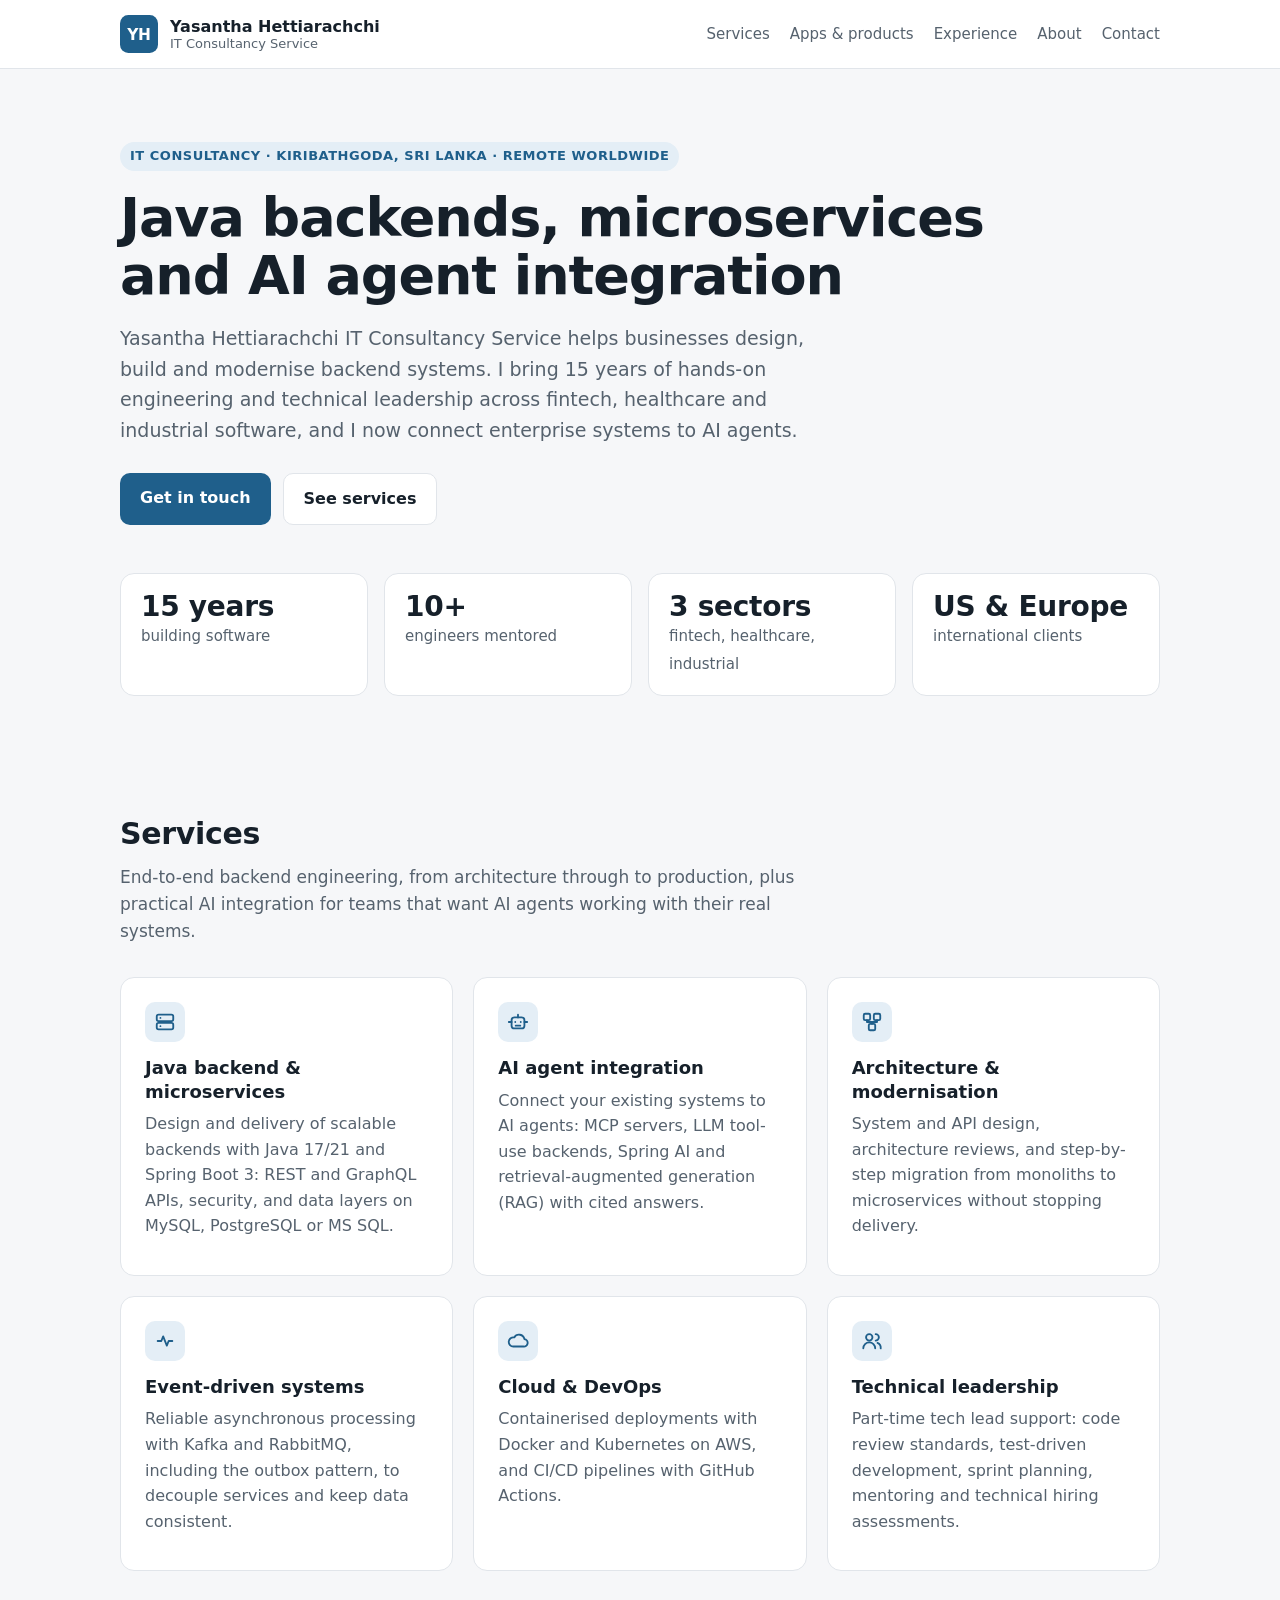
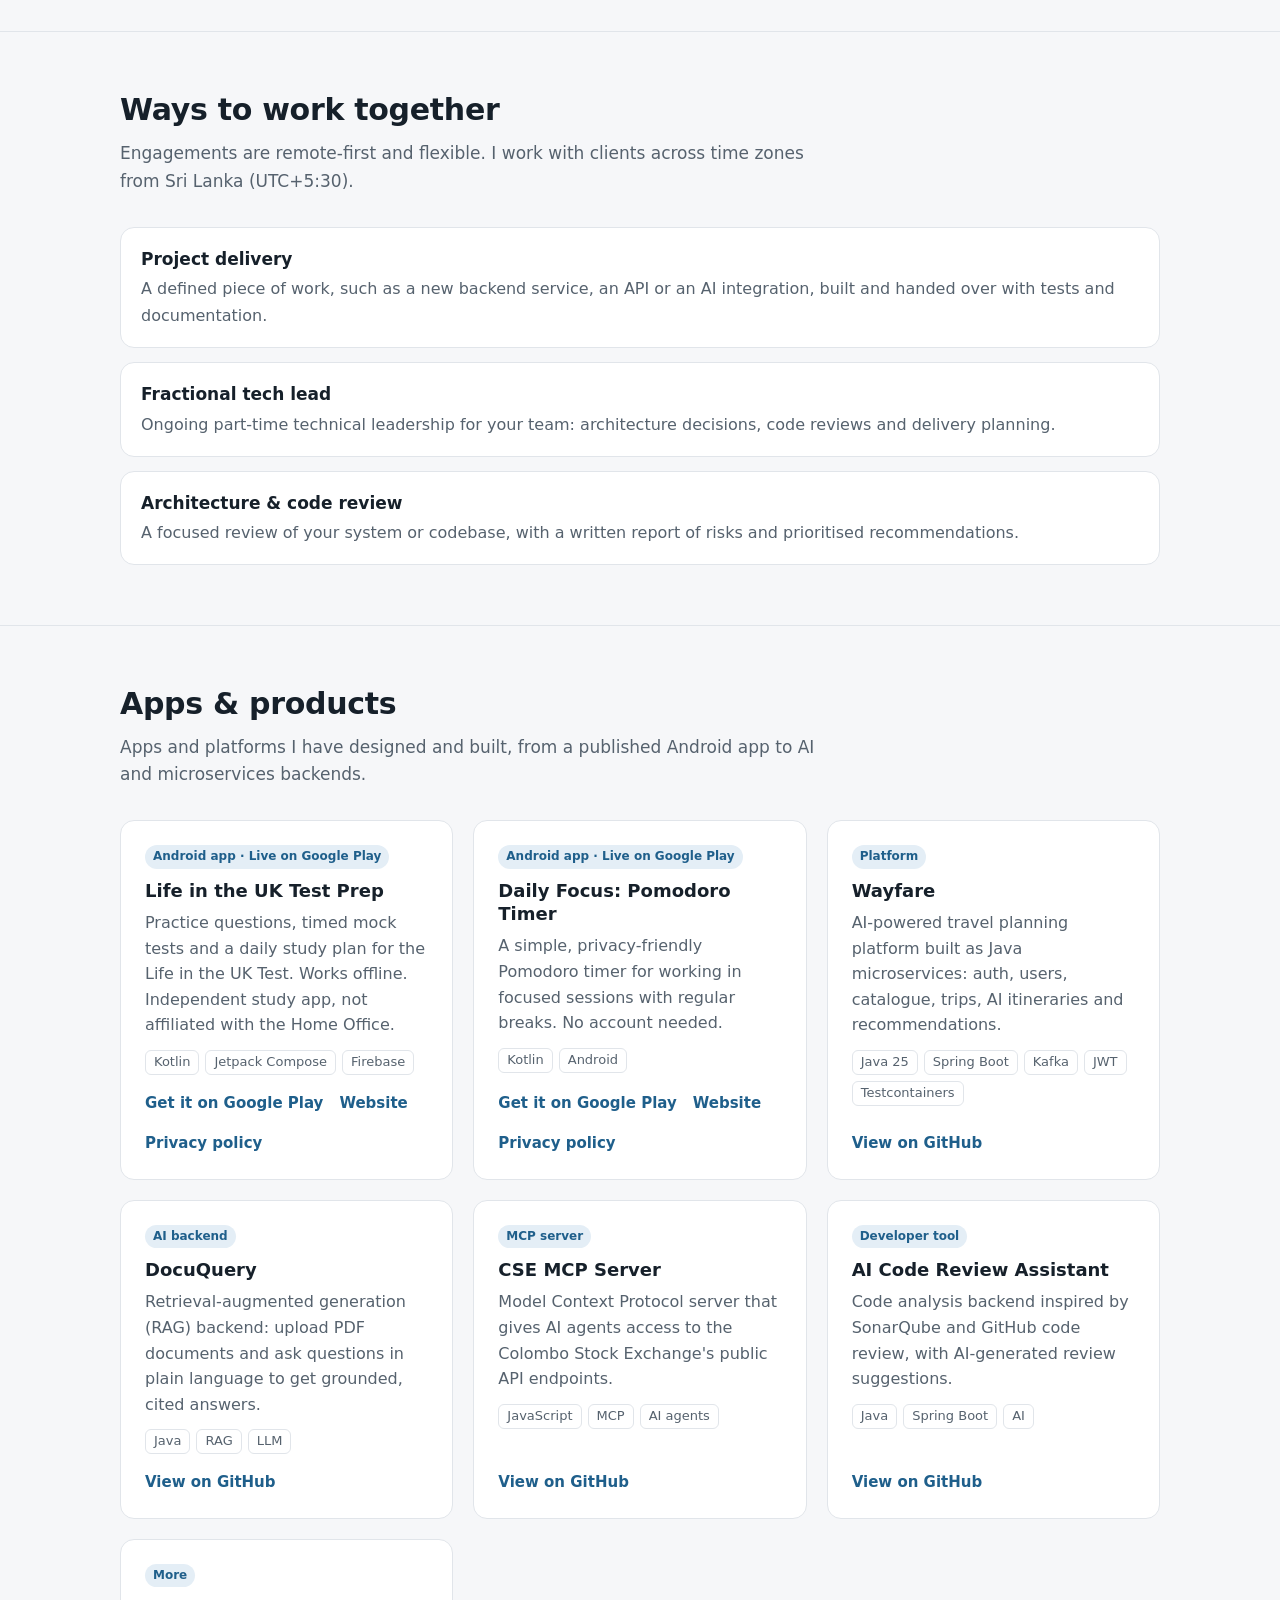
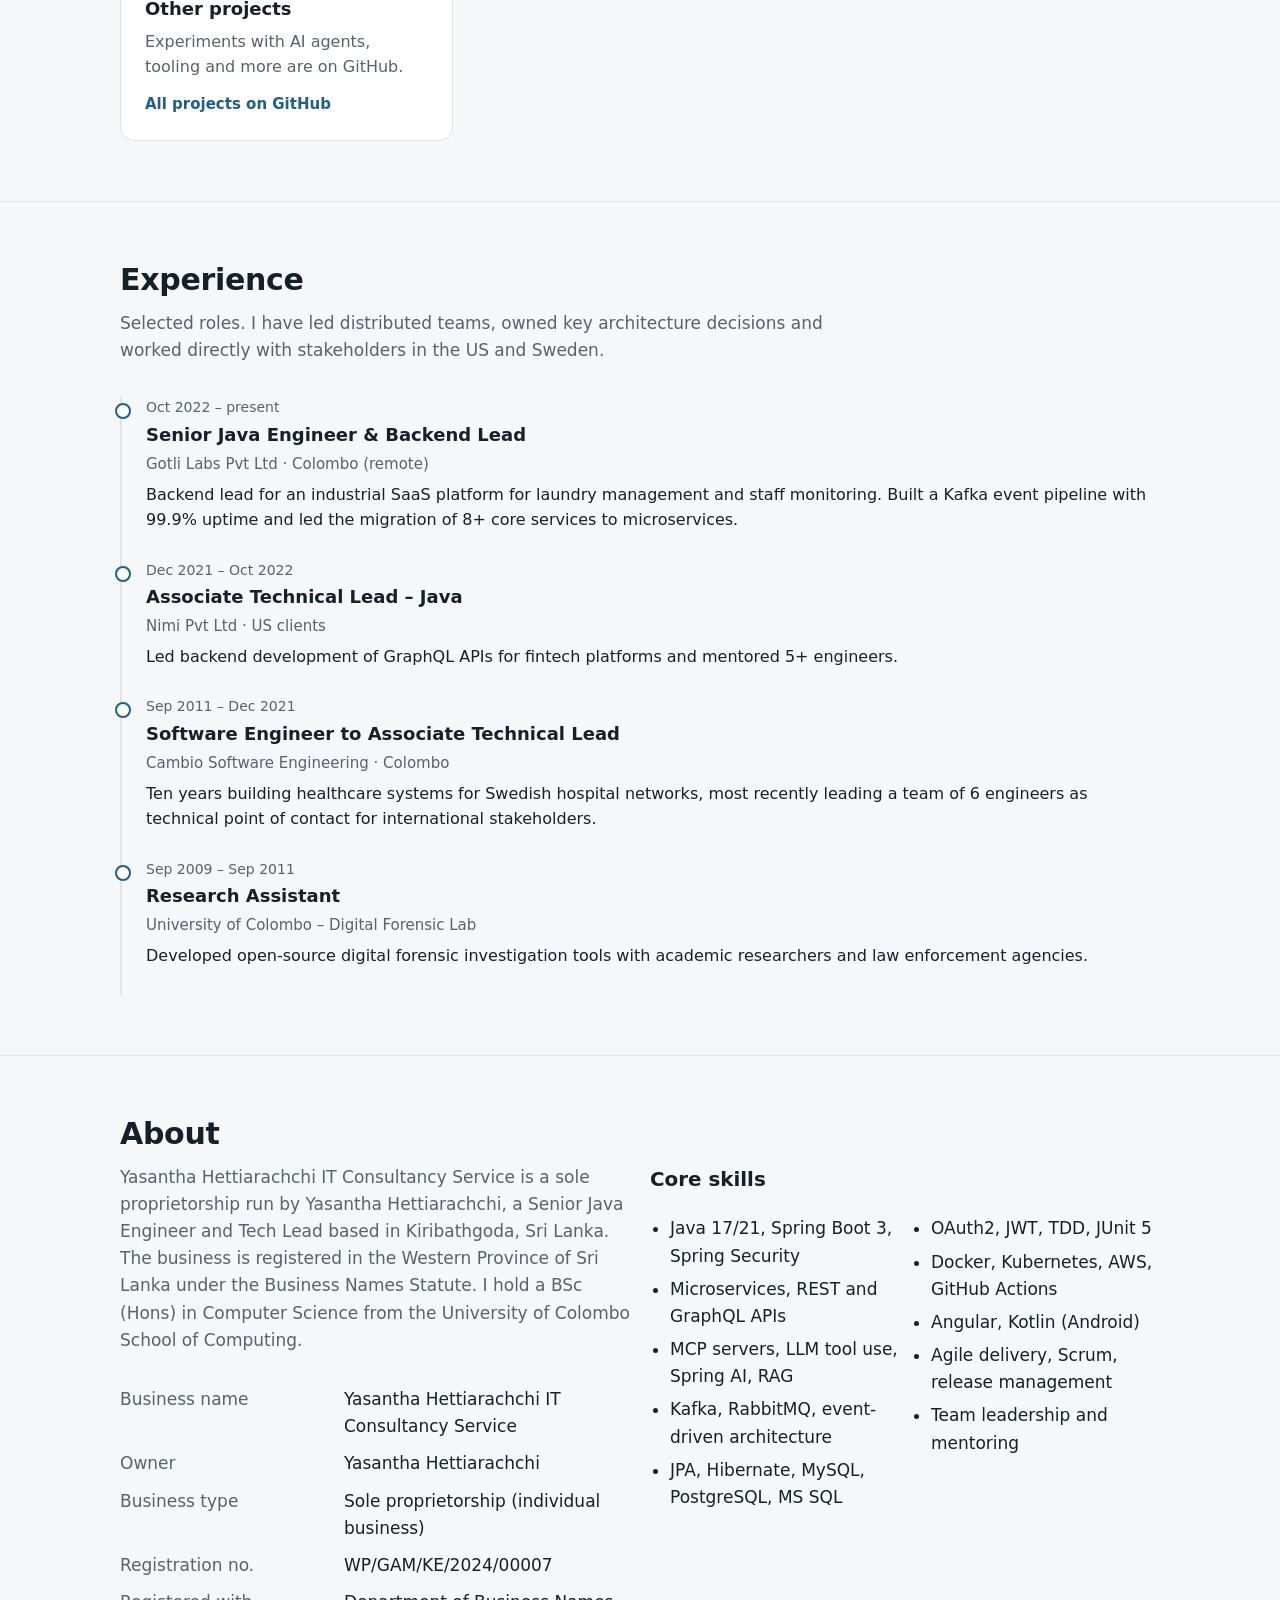
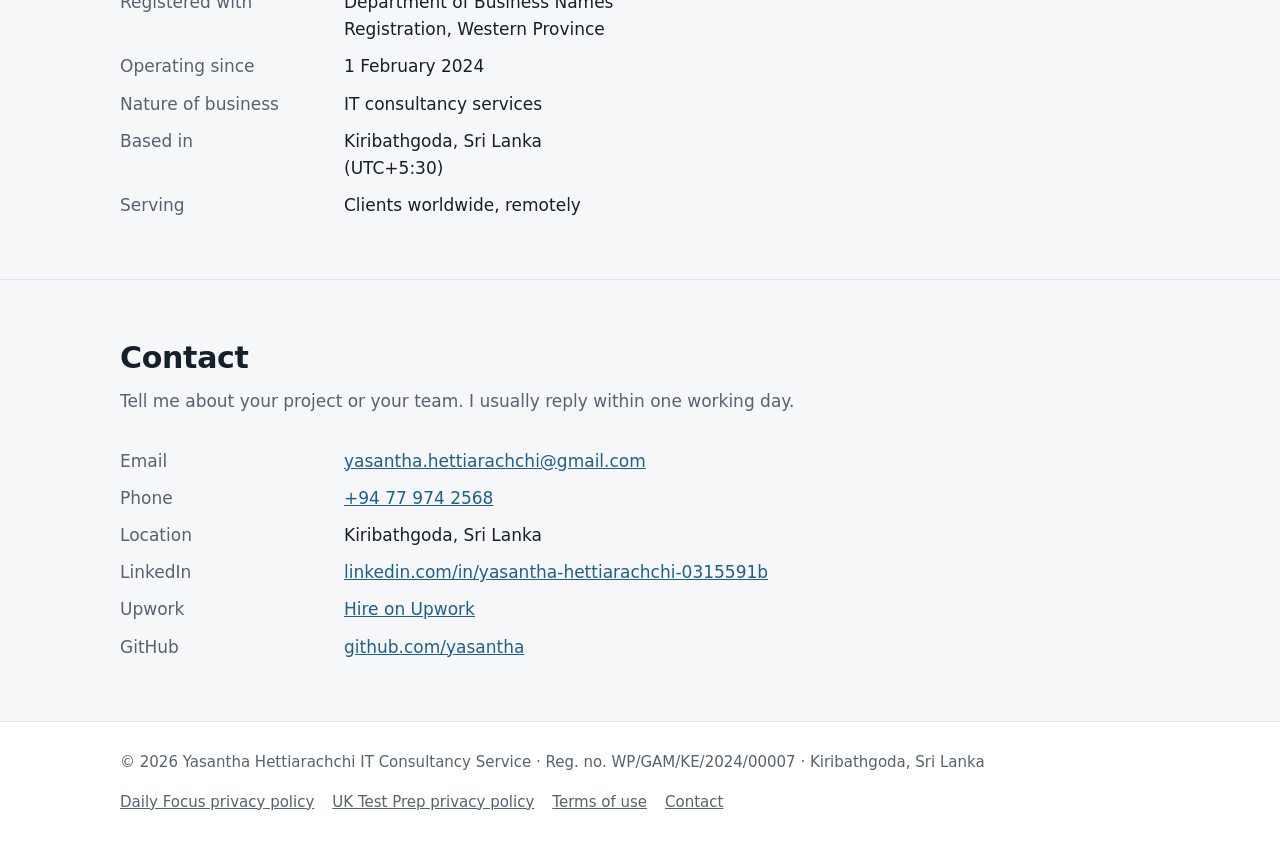
<file: index.html>
<!doctype html>
<html lang="en">
<head>
  <meta charset="utf-8">
  <meta name="viewport" content="width=device-width, initial-scale=1">
  <title>Yasantha Hettiarachchi IT Consultancy Service | Java, microservices and AI agent engineering</title>
  <meta name="description" content="Yasantha Hettiarachchi IT Consultancy Service: Java backend, microservices and AI agent integration for businesses worldwide, led by Yasantha Hettiarachchi, a Senior Java Engineer and Tech Lead based in Sri Lanka.">
  <!-- GOOGLE SEARCH CONSOLE: paste the verification meta tag on the next line, e.g.
       <meta name="google-site-verification" content="XXXXXXXXXXXX"> -->
  <script type="application/ld+json">{"@context": "https://schema.org", "@type": "ProfessionalService", "name": "Yasantha Hettiarachchi IT Consultancy Service", "url": "https://yasantha.github.io/", "email": "yasantha.hettiarachchi@gmail.com", "telephone": "+94779742568", "founder": {"@type": "Person", "name": "Yasantha Hettiarachchi", "jobTitle": "Senior Java Engineer and Tech Lead", "sameAs": ["https://www.linkedin.com/in/yasantha-hettiarachchi-0315591b", "https://github.com/yasantha", "https://www.upwork.com/freelancers/~01b1cb97a7fa57cc2f"]}, "address": {"@type": "PostalAddress", "addressLocality": "Kiribathgoda", "addressRegion": "Western Province", "addressCountry": "LK"}, "areaServed": "Worldwide"}</script>
  <link rel="icon" href="/assets/icon.svg" type="image/svg+xml">
  <link rel="stylesheet" href="/assets/style.css">
</head>
<body>

<header class="site-header">
  <div class="wrap">
    <a class="brand" href="/">
      <img src="/assets/icon.svg" alt="" width="38" height="38">
      <span><strong>Yasantha Hettiarachchi</strong><span>IT Consultancy Service</span></span>
    </a>
    <nav class="nav" aria-label="Main">
      <a href="#services">Services</a>
      <a href="#apps">Apps &amp; products</a>
      <a href="#experience">Experience</a>
      <a href="#about">About</a>
      <a href="#contact">Contact</a>
    </nav>
  </div>
</header>

<main>
  <div class="hero">
    <div class="wrap">
      <span class="eyebrow">IT consultancy · Kiribathgoda, Sri Lanka · Remote worldwide</span>
      <h1>Java backends, microservices and AI agent integration</h1>
      <p class="lead">Yasantha Hettiarachchi IT Consultancy Service helps businesses design, build and modernise backend systems. I bring 15 years of hands-on engineering and technical leadership across fintech, healthcare and industrial software, and I now connect enterprise systems to AI agents.</p>
      <div class="actions">
        <a class="btn btn-primary" href="#contact">Get in touch</a>
        <a class="btn btn-secondary" href="#services">See services</a>
      </div>
      <div class="stats">
        <div class="stat"><b>15 years</b><span>building software</span></div>
        <div class="stat"><b>10+</b><span>engineers mentored</span></div>
        <div class="stat"><b>3 sectors</b><span>fintech, healthcare, industrial</span></div>
        <div class="stat"><b>US &amp; Europe</b><span>international clients</span></div>
      </div>
    </div>
  </div>

  <section id="services">
    <div class="wrap">
      <h2>Services</h2>
      <p class="section-intro">End-to-end backend engineering, from architecture through to production, plus practical AI integration for teams that want AI agents working with their real systems.</p>
      <div class="grid">
        <div class="card">
          <div class="icon"><svg viewBox="0 0 24 24"><rect x="3" y="4" width="18" height="7" rx="2"/><rect x="3" y="13" width="18" height="7" rx="2"/><path d="M7 7.5h.01M7 16.5h.01"/></svg></div>
          <h3>Java backend &amp; microservices</h3>
          <p>Design and delivery of scalable backends with Java 17/21 and Spring Boot 3: REST and GraphQL APIs, security, and data layers on MySQL, PostgreSQL or MS SQL.</p>
        </div>
        <div class="card">
          <div class="icon"><svg viewBox="0 0 24 24"><rect x="5" y="7" width="14" height="12" rx="3"/><path d="M12 7V4M9 12h.01M15 12h.01M9.5 16h5M2 12h3M19 12h3"/></svg></div>
          <h3>AI agent integration</h3>
          <p>Connect your existing systems to AI agents: MCP servers, LLM tool-use backends, Spring AI and retrieval-augmented generation (RAG) with cited answers.</p>
        </div>
        <div class="card">
          <div class="icon"><svg viewBox="0 0 24 24"><rect x="3" y="3" width="7" height="7" rx="1.5"/><rect x="14" y="3" width="7" height="7" rx="1.5"/><rect x="8.5" y="14" width="7" height="7" rx="1.5"/><path d="M6.5 10v2h11v-2M12 12v2"/></svg></div>
          <h3>Architecture &amp; modernisation</h3>
          <p>System and API design, architecture reviews, and step-by-step migration from monoliths to microservices without stopping delivery.</p>
        </div>
        <div class="card">
          <div class="icon"><svg viewBox="0 0 24 24"><path d="M4 12h4l2-5 4 10 2-5h4"/></svg></div>
          <h3>Event-driven systems</h3>
          <p>Reliable asynchronous processing with Kafka and RabbitMQ, including the outbox pattern, to decouple services and keep data consistent.</p>
        </div>
        <div class="card">
          <div class="icon"><svg viewBox="0 0 24 24"><path d="M7 18a5 5 0 1 1 .9-9.9A6 6 0 0 1 19 10a4 4 0 0 1-1 8Z"/></svg></div>
          <h3>Cloud &amp; DevOps</h3>
          <p>Containerised deployments with Docker and Kubernetes on AWS, and CI/CD pipelines with GitHub Actions.</p>
        </div>
        <div class="card">
          <div class="icon"><svg viewBox="0 0 24 24"><circle cx="9" cy="8" r="3.5"/><path d="M2.5 20a6.5 6.5 0 0 1 13 0M16 4.5a3.5 3.5 0 0 1 0 7M18 14a6 6 0 0 1 3.5 6"/></svg></div>
          <h3>Technical leadership</h3>
          <p>Part-time tech lead support: code review standards, test-driven development, sprint planning, mentoring and technical hiring assessments.</p>
        </div>
      </div>
    </div>
  </section>

  <section id="engagements">
    <div class="wrap">
      <h2>Ways to work together</h2>
      <p class="section-intro">Engagements are remote-first and flexible. I work with clients across time zones from Sri Lanka (UTC+5:30).</p>
      <ul class="engage">
        <li><b>Project delivery</b><span>A defined piece of work, such as a new backend service, an API or an AI integration, built and handed over with tests and documentation.</span></li>
        <li><b>Fractional tech lead</b><span>Ongoing part-time technical leadership for your team: architecture decisions, code reviews and delivery planning.</span></li>
        <li><b>Architecture &amp; code review</b><span>A focused review of your system or codebase, with a written report of risks and prioritised recommendations.</span></li>
      </ul>
    </div>
  </section>

  <section id="apps">
    <div class="wrap">
      <h2>Apps &amp; products</h2>
      <p class="section-intro">Apps and platforms I have designed and built, from a published Android app to AI and microservices backends.</p>
      <div class="grid">
        <div class="card">
          <span class="badge">Android app · Live on Google Play</span>
          <h3>Life in the UK Test Prep</h3>
          <p>Practice questions, timed mock tests and a daily study plan for the Life in the UK Test. Works offline. Independent study app, not affiliated with the Home Office.</p>
          <ul class="tags"><li>Kotlin</li><li>Jetpack Compose</li><li>Firebase</li></ul>
          <div class="links"><a href="https://play.google.com/store/apps/details?id=com.myday.litu">Get it on Google Play</a><a href="https://lifeintheuktestcoach.co.uk/">Website</a><a href="https://lifeintheuktestcoach.co.uk/privacy-policy.html">Privacy policy</a></div>
        </div>
        <div class="card">
          <span class="badge">Android app · Live on Google Play</span>
          <h3>Daily Focus: Pomodoro Timer</h3>
          <p>A simple, privacy-friendly Pomodoro timer for working in focused sessions with regular breaks. No account needed.</p>
          <ul class="tags"><li>Kotlin</li><li>Android</li></ul>
          <div class="links"><a href="https://play.google.com/store/apps/details?id=com.myday.dailyfocus">Get it on Google Play</a><a href="/dailyfocus/">Website</a><a href="/privacy-policy.html">Privacy policy</a></div>
        </div>
        <div class="card">
          <span class="badge">Platform</span>
          <h3>Wayfare</h3>
          <p>AI-powered travel planning platform built as Java microservices: auth, users, catalogue, trips, AI itineraries and recommendations.</p>
          <ul class="tags"><li>Java 25</li><li>Spring Boot</li><li>Kafka</li><li>JWT</li><li>Testcontainers</li></ul>
          <div class="links"><a href="https://github.com/yasantha/wayfare">View on GitHub</a></div>
        </div>
        <div class="card">
          <span class="badge">AI backend</span>
          <h3>DocuQuery</h3>
          <p>Retrieval-augmented generation (RAG) backend: upload PDF documents and ask questions in plain language to get grounded, cited answers.</p>
          <ul class="tags"><li>Java</li><li>RAG</li><li>LLM</li></ul>
          <div class="links"><a href="https://github.com/yasantha/DocuQuery">View on GitHub</a></div>
        </div>
        <div class="card">
          <span class="badge">MCP server</span>
          <h3>CSE MCP Server</h3>
          <p>Model Context Protocol server that gives AI agents access to the Colombo Stock Exchange's public API endpoints.</p>
          <ul class="tags"><li>JavaScript</li><li>MCP</li><li>AI agents</li></ul>
          <div class="links"><a href="https://github.com/yasantha/CSEMCPServer">View on GitHub</a></div>
        </div>
        <div class="card">
          <span class="badge">Developer tool</span>
          <h3>AI Code Review Assistant</h3>
          <p>Code analysis backend inspired by SonarQube and GitHub code review, with AI-generated review suggestions.</p>
          <ul class="tags"><li>Java</li><li>Spring Boot</li><li>AI</li></ul>
          <div class="links"><a href="https://github.com/yasantha/aiCodeReviewAsistant">View on GitHub</a></div>
        </div>
        <div class="card">
          <span class="badge">More</span>
          <h3>Other projects</h3>
          <p>Experiments with AI agents, tooling and more are on GitHub.</p>
          <div class="links"><a href="https://github.com/yasantha">All projects on GitHub</a></div>
        </div>
      </div>
    </div>
  </section>

  <section id="experience">
    <div class="wrap">
      <h2>Experience</h2>
      <p class="section-intro">Selected roles. I have led distributed teams, owned key architecture decisions and worked directly with stakeholders in the US and Sweden.</p>
      <ol class="timeline">
        <li>
          <div class="when">Oct 2022 – present</div>
          <h3>Senior Java Engineer &amp; Backend Lead</h3>
          <p class="org">Gotli Labs Pvt Ltd · Colombo (remote)</p>
          <p>Backend lead for an industrial SaaS platform for laundry management and staff monitoring. Built a Kafka event pipeline with 99.9% uptime and led the migration of 8+ core services to microservices.</p>
        </li>
        <li>
          <div class="when">Dec 2021 – Oct 2022</div>
          <h3>Associate Technical Lead – Java</h3>
          <p class="org">Nimi Pvt Ltd · US clients</p>
          <p>Led backend development of GraphQL APIs for fintech platforms and mentored 5+ engineers.</p>
        </li>
        <li>
          <div class="when">Sep 2011 – Dec 2021</div>
          <h3>Software Engineer to Associate Technical Lead</h3>
          <p class="org">Cambio Software Engineering · Colombo</p>
          <p>Ten years building healthcare systems for Swedish hospital networks, most recently leading a team of 6 engineers as technical point of contact for international stakeholders.</p>
        </li>
        <li>
          <div class="when">Sep 2009 – Sep 2011</div>
          <h3>Research Assistant</h3>
          <p class="org">University of Colombo – Digital Forensic Lab</p>
          <p>Developed open-source digital forensic investigation tools with academic researchers and law enforcement agencies.</p>
        </li>
      </ol>
    </div>
  </section>

  <section id="about">
    <div class="wrap">
      <h2>About</h2>
      <div class="grid-2">
        <div>
          <p class="section-intro">Yasantha Hettiarachchi IT Consultancy Service is a sole proprietorship run by Yasantha Hettiarachchi, a Senior Java Engineer and Tech Lead based in Kiribathgoda, Sri Lanka. The business is registered in the Western Province of Sri Lanka under the Business Names Statute. I hold a BSc (Hons) in Computer Science from the University of Colombo School of Computing.</p>
          <dl class="facts">
            <dt>Business name</dt><dd>Yasantha Hettiarachchi IT Consultancy Service</dd>
            <dt>Owner</dt><dd>Yasantha Hettiarachchi</dd>
            <dt>Business type</dt><dd>Sole proprietorship (individual business)</dd>
            <dt>Registration no.</dt><dd>WP/GAM/KE/2024/00007</dd>
            <dt>Registered with</dt><dd>Department of Business Names Registration, Western Province</dd>
            <dt>Operating since</dt><dd>1 February 2024</dd>
            <dt>Nature of business</dt><dd>IT consultancy services</dd>
            <dt>Based in</dt><dd>Kiribathgoda, Sri Lanka (UTC+5:30)</dd>
            <dt>Serving</dt><dd>Clients worldwide, remotely</dd>
          </dl>
        </div>
        <div>
          <h3 style="margin-top:0">Core skills</h3>
          <ul class="skills">
          <li>Java 17/21, Spring Boot 3, Spring Security</li>
          <li>Microservices, REST and GraphQL APIs</li>
          <li>MCP servers, LLM tool use, Spring AI, RAG</li>
          <li>Kafka, RabbitMQ, event-driven architecture</li>
          <li>JPA, Hibernate, MySQL, PostgreSQL, MS SQL</li>
          <li>OAuth2, JWT, TDD, JUnit 5</li>
          <li>Docker, Kubernetes, AWS, GitHub Actions</li>
          <li>Angular, Kotlin (Android)</li>
          <li>Agile delivery, Scrum, release management</li>
          <li>Team leadership and mentoring</li>
          </ul>
        </div>
      </div>
    </div>
  </section>

  <section id="contact">
    <div class="wrap">
      <h2>Contact</h2>
      <p class="section-intro">Tell me about your project or your team. I usually reply within one working day.</p>
      <dl class="facts">
        <dt>Email</dt><dd><a href="mailto:yasantha.hettiarachchi@gmail.com">yasantha.hettiarachchi@gmail.com</a></dd>
        <dt>Phone</dt><dd><a href="tel:+94779742568">+94 77 974 2568</a></dd>
        <dt>Location</dt><dd>Kiribathgoda, Sri Lanka</dd>
        <dt>LinkedIn</dt><dd><a href="https://www.linkedin.com/in/yasantha-hettiarachchi-0315591b">linkedin.com/in/yasantha-hettiarachchi-0315591b</a></dd>
        <dt>Upwork</dt><dd><a href="https://www.upwork.com/freelancers/~01b1cb97a7fa57cc2f">Hire on Upwork</a></dd>
        <dt>GitHub</dt><dd><a href="https://github.com/yasantha">github.com/yasantha</a></dd>
      </dl>
    </div>
  </section>
</main>

<footer class="site-footer">
  <div class="wrap">
    <span>&copy; 2026 Yasantha Hettiarachchi IT Consultancy Service · Reg. no. WP/GAM/KE/2024/00007 · Kiribathgoda, Sri Lanka</span>
    <nav aria-label="Footer">
      <a href="/privacy-policy.html">Daily Focus privacy policy</a>
      <a href="https://lifeintheuktestcoach.co.uk/privacy-policy.html">UK Test Prep privacy policy</a>
      <a href="/terms.html">Terms of use</a>
      <a href="/#contact">Contact</a>
    </nav>
  </div>
</footer>

</body>
</html>
</file>
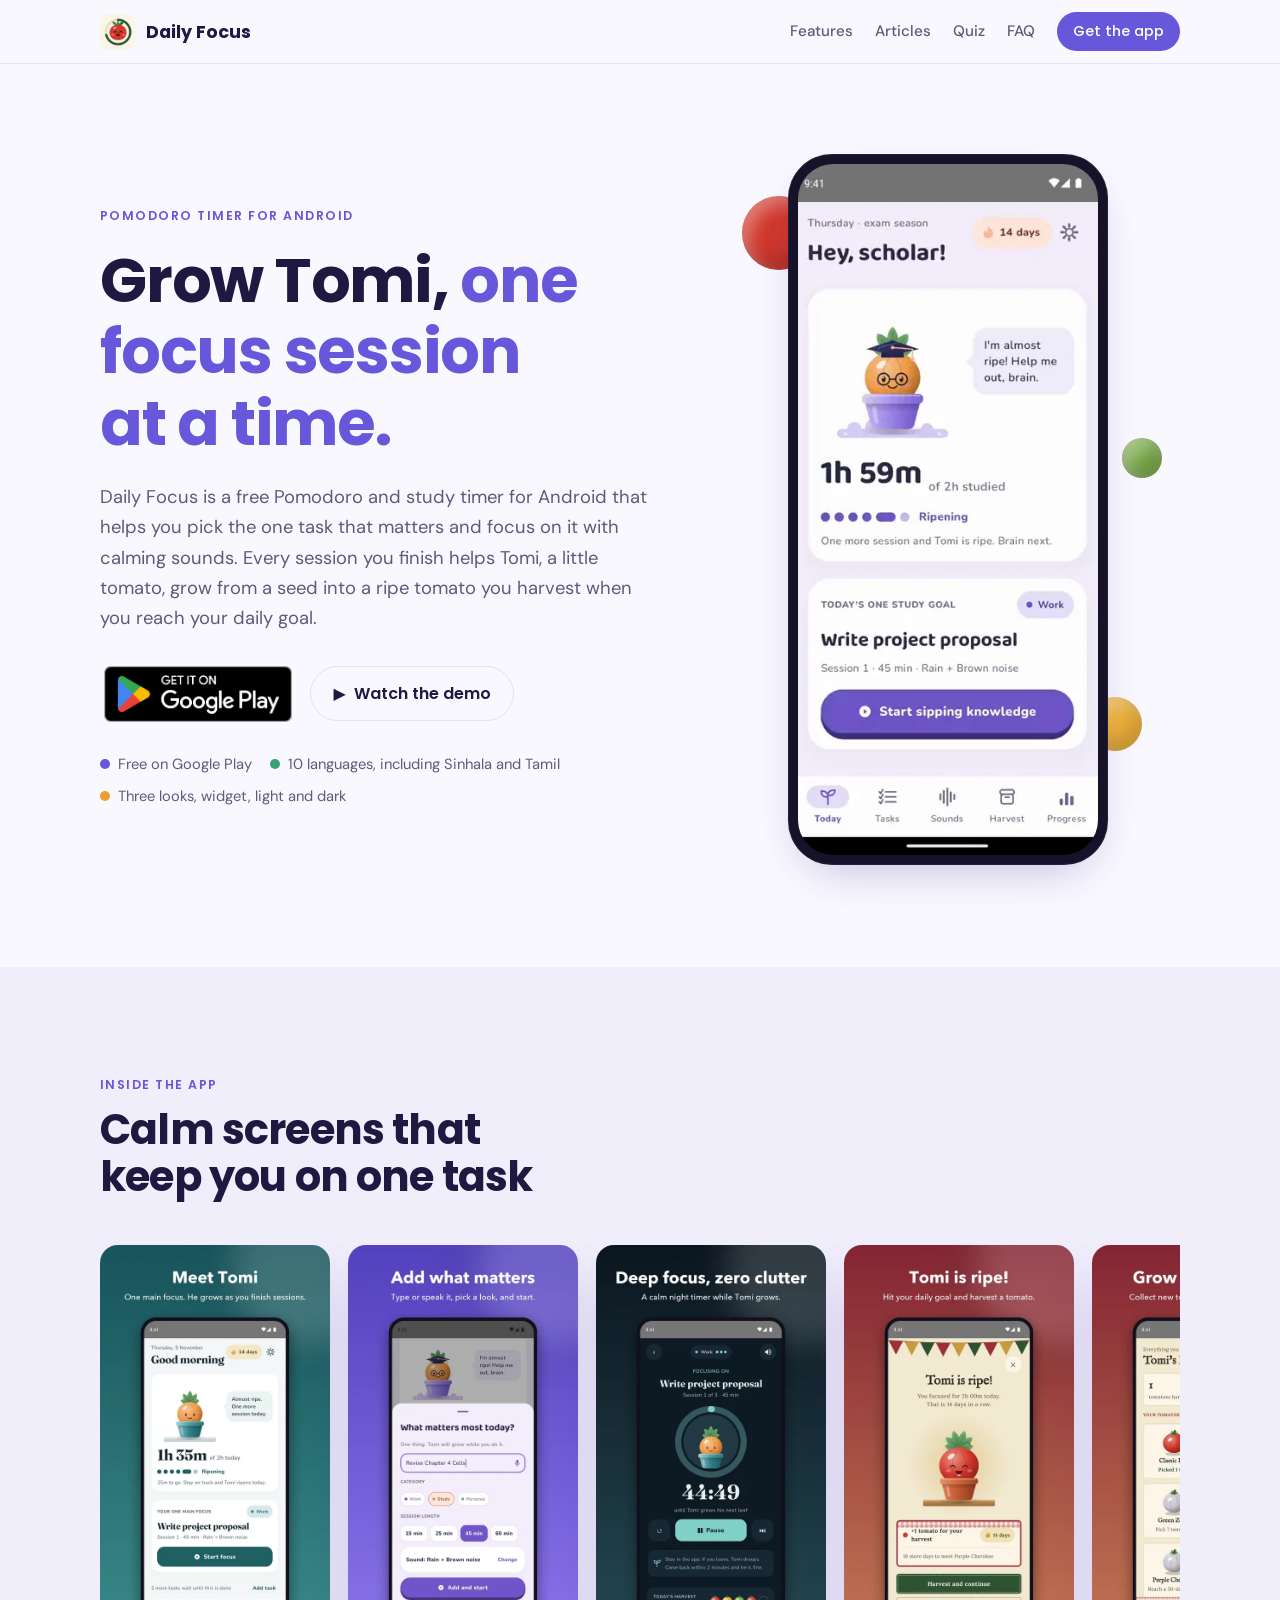
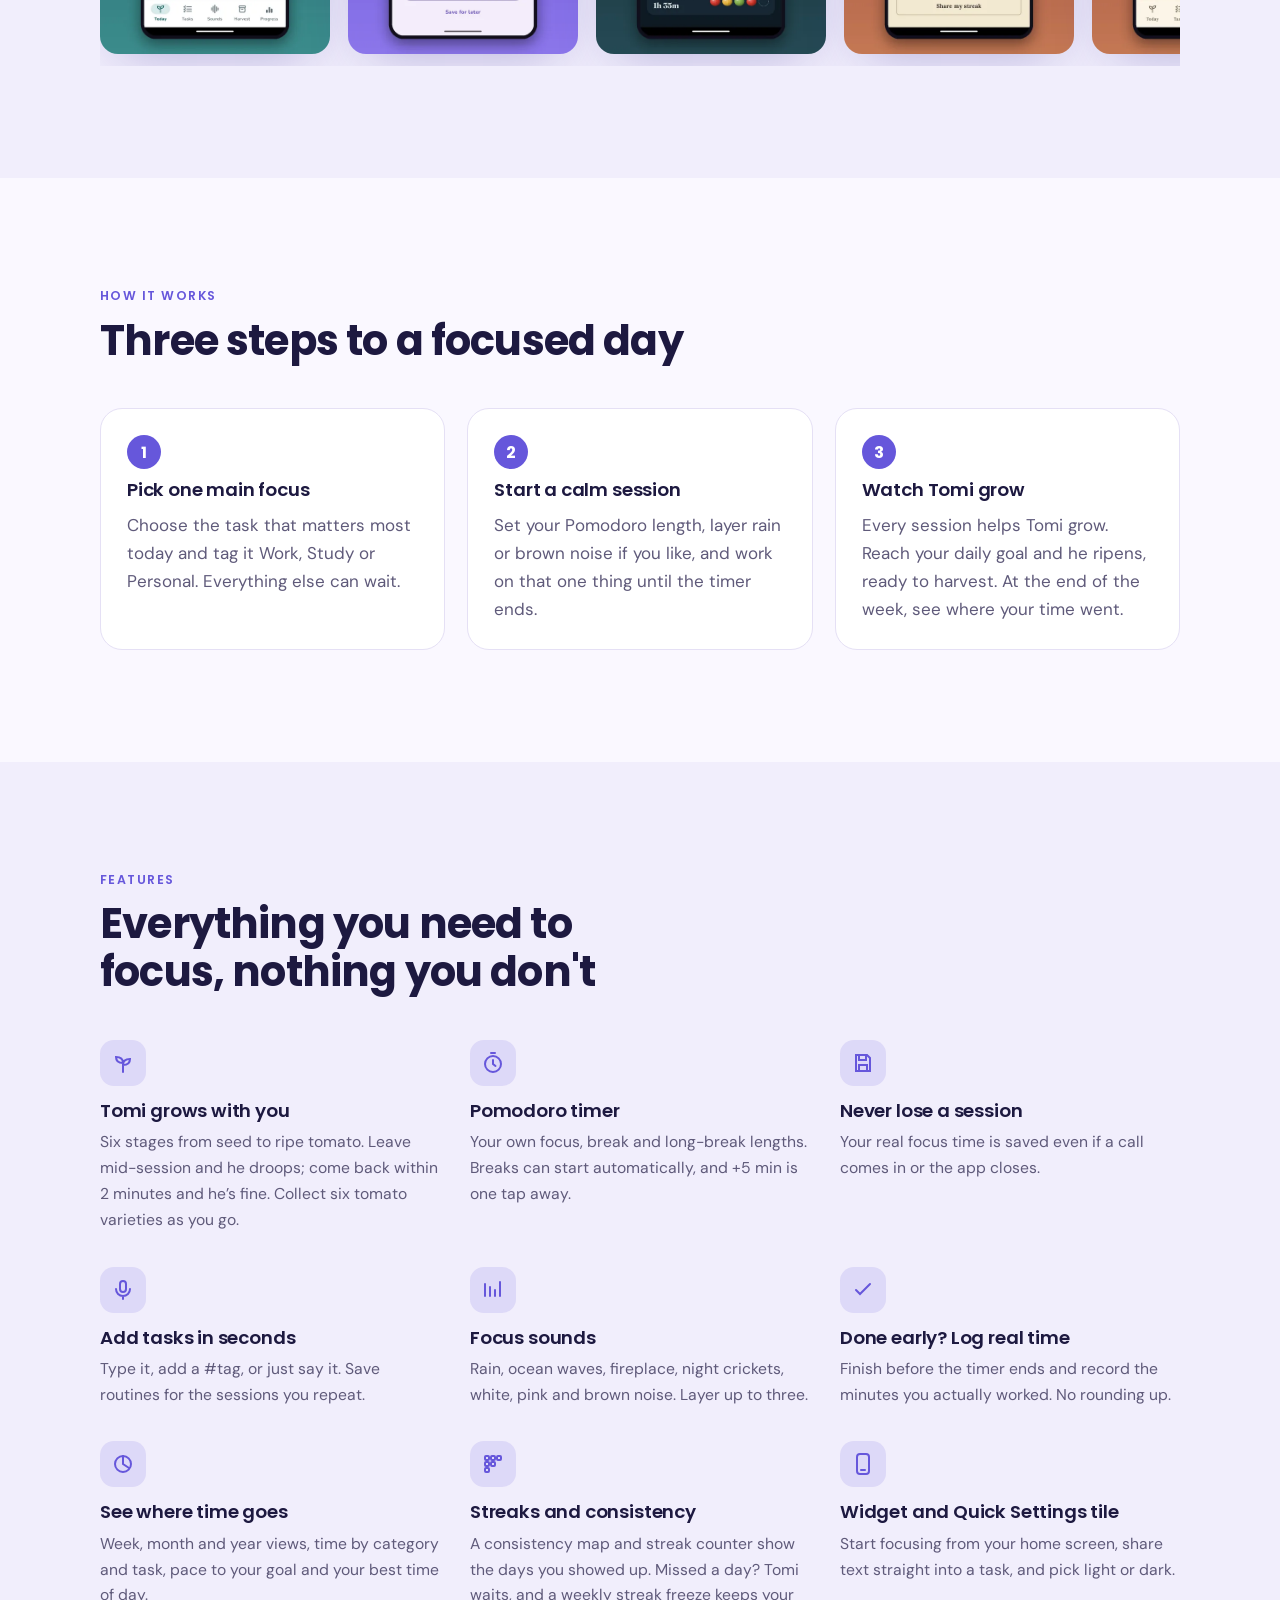
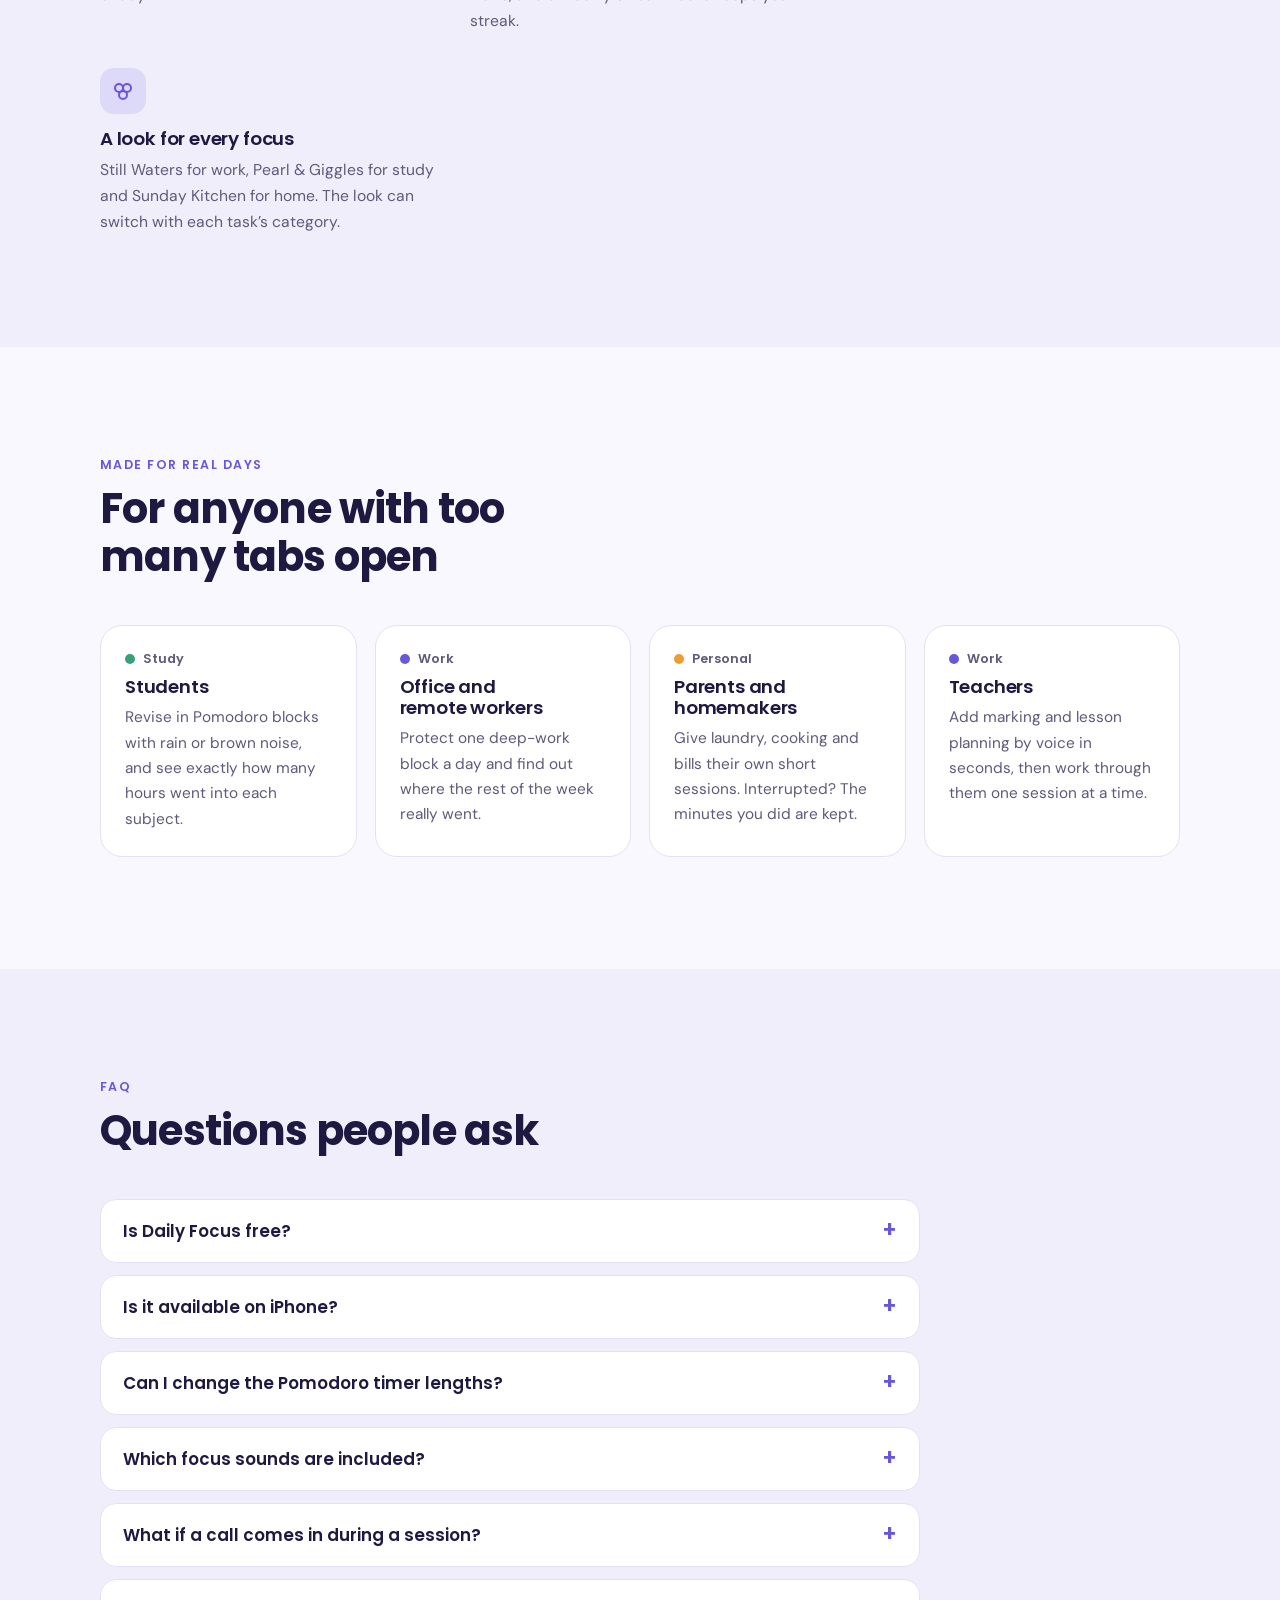
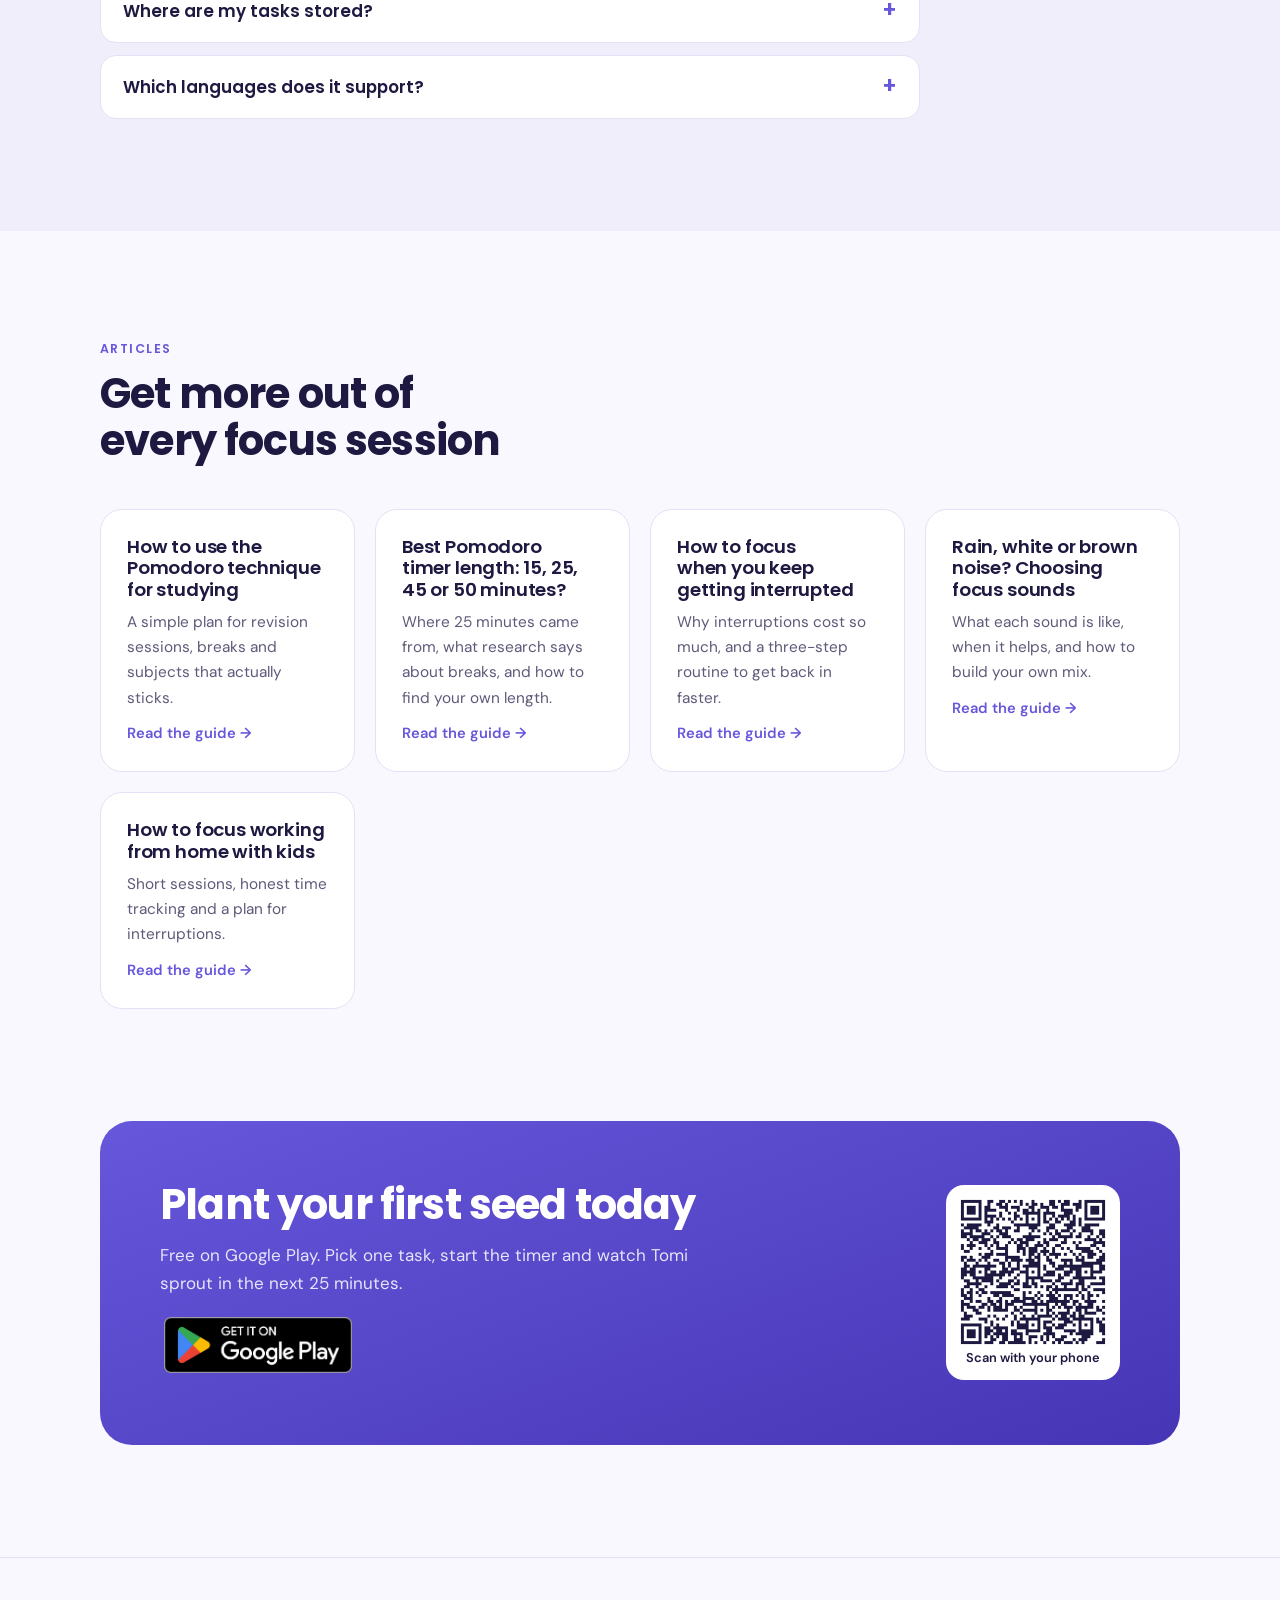
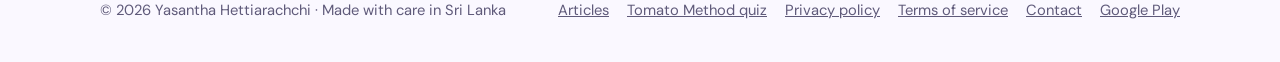
<file: dailyfocus/index.html>
<!doctype html>
<html lang="en">
<head>
<meta charset="utf-8">
<meta name="viewport" content="width=device-width, initial-scale=1, viewport-fit=cover">
<title>Daily Focus: Pomodoro &amp; Study Timer for Android</title>
<meta name="description" content="Daily Focus is a free Pomodoro timer for Android. Pick one main focus, mix calming sounds, and watch Tomi the tomato grow with every session you finish.">
<link rel="canonical" href="https://yasantha.github.io/dailyfocus/">
<meta name="theme-color" content="#6657db">
<link rel="icon" href="/dailyfocus/favicon.ico" sizes="any">
<link rel="icon" type="image/png" sizes="192x192" href="/dailyfocus/assets/mark-192.png">
<link rel="apple-touch-icon" href="/dailyfocus/assets/mark-180.png">
<meta property="og:type" content="website">
<meta property="og:site_name" content="Daily Focus">
<meta property="og:title" content="Daily Focus – the Pomodoro timer where a tomato grows as you focus">
<meta property="og:description" content="Free Pomodoro study timer for Android with Tomi the tomato, focus sounds, three looks and progress charts.">
<meta property="og:url" content="https://yasantha.github.io/dailyfocus/">
<meta property="og:image" content="https://yasantha.github.io/dailyfocus/assets/og-image.png">
<meta property="og:image:width" content="1200">
<meta property="og:image:height" content="630">
<meta property="og:image:alt" content="Daily Focus app with Tomi the tomato growing during a Pomodoro session">
<meta name="twitter:card" content="summary_large_image">
<meta name="twitter:title" content="Daily Focus – Pomodoro timer for Android">
<meta name="twitter:description" content="Pick one focus, mix calming sounds, grow Tomi. Free on Google Play.">
<meta name="twitter:image" content="https://yasantha.github.io/dailyfocus/assets/og-image.png">
<link rel="preconnect" href="https://fonts.googleapis.com">
<link rel="preconnect" href="https://fonts.gstatic.com" crossorigin>
<link rel="stylesheet" href="https://fonts.googleapis.com/css2?family=DM+Sans:opsz,wght@9..40,400;9..40,500;9..40,600&family=Poppins:wght@600;700&display=swap">
<link rel="stylesheet" href="/dailyfocus/assets/site.css">
<script type="application/ld+json">
{
  "@context": "https://schema.org",
  "@type": "MobileApplication",
  "name": "Daily Focus: Pomodoro Timer",
  "operatingSystem": "Android",
  "applicationCategory": "ProductivityApplication",
  "description": "Pomodoro timer and study timer where Tomi the tomato grows with every session, with layered focus sounds, quick task entry, three looks and progress charts.",
  "url": "https://yasantha.github.io/dailyfocus/",
  "image": "https://yasantha.github.io/dailyfocus/assets/mark-512.png",
  "installUrl": "https://play.google.com/store/apps/details?id=com.myday.dailyfocus",
  "inLanguage": ["en", "fr", "de", "es", "pt-BR", "id", "tr", "hi", "ta", "si"],
  "offers": { "@type": "Offer", "price": "0", "priceCurrency": "USD" },
  "author": { "@type": "Person", "name": "Yasantha Hettiarachchi" }
}
</script>
<script type="application/ld+json">
{
  "@context": "https://schema.org",
  "@type": "FAQPage",
  "mainEntity": [
    { "@type": "Question", "name": "Is Daily Focus free?", "acceptedAnswer": { "@type": "Answer", "text": "Yes. Daily Focus is free to download on Google Play. It is supported by ads." } },
    { "@type": "Question", "name": "Is Daily Focus available on iPhone?", "acceptedAnswer": { "@type": "Answer", "text": "Not yet. Daily Focus is an Android app available on Google Play." } },
    { "@type": "Question", "name": "Can I change the Pomodoro timer lengths?", "acceptedAnswer": { "@type": "Answer", "text": "Yes. You can set your own focus, short break and long break lengths, let breaks start automatically, and add 5 more minutes with one tap." } },
    { "@type": "Question", "name": "Which focus sounds does Daily Focus have?", "acceptedAnswer": { "@type": "Answer", "text": "Rain, ocean waves, fireplace, night crickets, white noise, pink noise and brown noise. You can layer up to three sounds, set the volume of each, and save a mix for a task." } },
    { "@type": "Question", "name": "What happens if a call comes in during a session?", "acceptedAnswer": { "@type": "Answer", "text": "Your real focus time is saved even if a call comes in or the app closes, so you do not lose the minutes you already worked." } },
    { "@type": "Question", "name": "Where are my tasks stored?", "acceptedAnswer": { "@type": "Answer", "text": "Your tasks and focus history are stored on your device." } },
    { "@type": "Question", "name": "Which languages does Daily Focus support?", "acceptedAnswer": { "@type": "Answer", "text": "English, French, German, Spanish, Portuguese, Indonesian, Turkish, Hindi, Tamil and Sinhala." } }
  ]
}
</script>
</head>
<body>

<header class="site-header">
  <div class="wrap">
    <a class="brand" href="/dailyfocus/"><img src="/dailyfocus/assets/mark-192.png" alt="" width="36" height="36">Daily Focus</a>
    <nav class="nav" aria-label="Main">
      <a class="hide-sm" href="#features">Features</a>
      <a class="hide-sm" href="/dailyfocus/blog/">Articles</a>
      <a class="hide-sm" href="/dailyfocus/quiz/">Quiz</a>
      <a class="hide-sm" href="#faq">FAQ</a>
      <a class="btn btn-small" href="https://play.google.com/store/apps/details?id=com.myday.dailyfocus&amp;referrer=utm_source%3Dwebsite%26utm_medium%3Dlanding%26utm_campaign%3Dheader">Get the app</a>
    </nav>
  </div>
</header>

<main>
  <section class="hero">
    <div class="wrap">
      <div class="hero-copy">
        <p class="eyebrow">Pomodoro timer for Android</p>
        <h1>Grow Tomi, <em>one focus session at a time.</em></h1>
        <p class="lead">Daily Focus is a free Pomodoro and study timer for Android that helps you pick the one task that matters and focus on it with calming sounds. Every session you finish helps Tomi, a little tomato, grow from a seed into a ripe tomato you harvest when you reach your daily goal.</p>
        <div class="hero-actions">
          <a class="play-badge" href="https://play.google.com/store/apps/details?id=com.myday.dailyfocus&amp;referrer=utm_source%3Dwebsite%26utm_medium%3Dlanding%26utm_campaign%3Dhero"><img src="/dailyfocus/assets/google-play-badge.png" alt="Get it on Google Play" width="811" height="241"></a>
          <button class="btn btn-ghost" type="button" id="watch">▶&nbsp; Watch the demo</button>
        </div>
        <ul class="facts">
          <li><span class="dot v"></span>Free on Google Play</li>
          <li><span class="dot g"></span>10 languages, including Sinhala and Tamil</li>
          <li><span class="dot a"></span>Three looks, widget, light and dark</li>
        </ul>
      </div>
      <div class="hero-visual">
        <span class="marble m1" aria-hidden="true"></span>
        <span class="marble m2" aria-hidden="true"></span>
        <span class="marble m3" aria-hidden="true"></span>
        <div class="phone">
          <video src="/dailyfocus/assets/hero-loop.mp4" poster="/dailyfocus/assets/hero-poster.webp" autoplay muted loop playsinline aria-label="Daily Focus app demo: the Today screen, a focus session while Tomi grows, Tomi ripening and the harvest"></video>
        </div>
      </div>
    </div>
  </section>

  <section class="band" aria-labelledby="shots-title">
    <div class="wrap">
      <div class="section-head">
        <p class="eyebrow">Inside the app</p>
        <h2 id="shots-title">Calm screens that keep you on one task</h2>
      </div>
      <div class="shots">
        <figure><img src="/dailyfocus/assets/shots/1_meet_tomi.webp" alt="Today screen with Tomi growing towards the daily goal" width="540" height="960" loading="lazy"></figure>
        <figure><img src="/dailyfocus/assets/shots/2_add_in_seconds.webp" alt="Adding a task by typing or speaking it, with a category, length and sound" width="540" height="960" loading="lazy"></figure>
        <figure><img src="/dailyfocus/assets/shots/3_deep_focus.webp" alt="A calm night timer for one task while Tomi grows" width="540" height="960" loading="lazy"></figure>
        <figure><img src="/dailyfocus/assets/shots/4_goal_reached.webp" alt="Tomi is ripe when the daily goal is reached" width="540" height="960" loading="lazy"></figure>
        <figure><img src="/dailyfocus/assets/shots/5_harvest.webp" alt="Tomi’s Harvest with six tomato varieties to collect" width="540" height="960" loading="lazy"></figure>
        <figure><img src="/dailyfocus/assets/shots/6_three_looks.webp" alt="Choosing between the Still Waters, Pearl and Giggles, and Sunday Kitchen looks" width="540" height="960" loading="lazy"></figure>
        <figure><img src="/dailyfocus/assets/shots/7_welcome_back.webp" alt="Welcome back screen: Tomi waited and a streak freeze can save the streak" width="540" height="960" loading="lazy"></figure>
        <figure><img src="/dailyfocus/assets/shots/8_progress.webp" alt="Progress charts with hours by category and the best time to focus" width="540" height="960" loading="lazy"></figure>
        <figure><img src="/dailyfocus/assets/shots/9_share.webp" alt="A shareable streak card for Story or square" width="540" height="960" loading="lazy"></figure>
      </div>
    </div>
  </section>

  <section aria-labelledby="how-title">
    <div class="wrap">
      <div class="section-head">
        <p class="eyebrow">How it works</p>
        <h2 id="how-title">Three steps to a focused day</h2>
      </div>
      <div class="steps">
        <div class="step"><h3>Pick one main focus</h3><p>Choose the task that matters most today and tag it Work, Study or Personal. Everything else can wait.</p></div>
        <div class="step"><h3>Start a calm session</h3><p>Set your Pomodoro length, layer rain or brown noise if you like, and work on that one thing until the timer ends.</p></div>
        <div class="step"><h3>Watch Tomi grow</h3><p>Every session helps Tomi grow. Reach your daily goal and he ripens, ready to harvest. At the end of the week, see where your time went.</p></div>
      </div>
    </div>
  </section>

  <section class="band" id="features" aria-labelledby="features-title">
    <div class="wrap">
      <div class="section-head">
        <p class="eyebrow">Features</p>
        <h2 id="features-title">Everything you need to focus, nothing you don't</h2>
      </div>
      <div class="features">
        <div class="feature"><div class="ico"><svg viewBox="0 0 24 24" fill="none" stroke="currentColor" stroke-width="2" stroke-linecap="round"><path d="M12 21v-9M12 12c0-4-3-6-7-6 0 4 3 6 7 6zM12 14c0-4 3-6 7-6 0 4-3 6-7 6z"/></svg></div><h3>Tomi grows with you</h3><p>Six stages from seed to ripe tomato. Leave mid-session and he droops; come back within 2 minutes and he’s fine. Collect six tomato varieties as you go.</p></div>
        <div class="feature"><div class="ico"><svg viewBox="0 0 24 24" fill="none" stroke="currentColor" stroke-width="2" stroke-linecap="round"><circle cx="12" cy="13" r="8"/><path d="M12 9v4l2.5 2M10 2h4"/></svg></div><h3>Pomodoro timer</h3><p>Your own focus, break and long-break lengths. Breaks can start automatically, and +5 min is one tap away.</p></div>
        <div class="feature"><div class="ico"><svg viewBox="0 0 24 24" fill="none" stroke="currentColor" stroke-width="2" stroke-linecap="round"><path d="M5 4h11l3 3v13H5z"/><path d="M8 4v5h7V4M8 20v-6h8v6"/></svg></div><h3>Never lose a session</h3><p>Your real focus time is saved even if a call comes in or the app closes.</p></div>
        <div class="feature"><div class="ico"><svg viewBox="0 0 24 24" fill="none" stroke="currentColor" stroke-width="2" stroke-linecap="round"><rect x="9" y="3" width="6" height="11" rx="3"/><path d="M5 11a7 7 0 0 0 14 0M12 18v3"/></svg></div><h3>Add tasks in seconds</h3><p>Type it, add a #tag, or just say it. Save routines for the sessions you repeat.</p></div>
        <div class="feature"><div class="ico"><svg viewBox="0 0 24 24" fill="none" stroke="currentColor" stroke-width="2" stroke-linecap="round"><path d="M4 18V6M9 18V9M14 18v-6M19 18V4"/></svg></div><h3>Focus sounds</h3><p>Rain, ocean waves, fireplace, night crickets, white, pink and brown noise. Layer up to three.</p></div>
        <div class="feature"><div class="ico"><svg viewBox="0 0 24 24" fill="none" stroke="currentColor" stroke-width="2" stroke-linecap="round"><path d="m5 12 4 4 10-10"/></svg></div><h3>Done early? Log real time</h3><p>Finish before the timer ends and record the minutes you actually worked. No rounding up.</p></div>
        <div class="feature"><div class="ico"><svg viewBox="0 0 24 24" fill="none" stroke="currentColor" stroke-width="2" stroke-linecap="round"><circle cx="12" cy="12" r="8"/><path d="M12 4v8l6 4"/></svg></div><h3>See where time goes</h3><p>Week, month and year views, time by category and task, pace to your goal and your best time of day.</p></div>
        <div class="feature"><div class="ico"><svg viewBox="0 0 24 24" fill="none" stroke="currentColor" stroke-width="2" stroke-linecap="round"><rect x="4" y="4" width="4" height="4" rx="1"/><rect x="10" y="4" width="4" height="4" rx="1"/><rect x="16" y="4" width="4" height="4" rx="1"/><rect x="4" y="10" width="4" height="4" rx="1"/><rect x="10" y="10" width="4" height="4" rx="1"/><rect x="4" y="16" width="4" height="4" rx="1"/></svg></div><h3>Streaks and consistency</h3><p>A consistency map and streak counter show the days you showed up. Missed a day? Tomi waits, and a weekly streak freeze keeps your streak.</p></div>
        <div class="feature"><div class="ico"><svg viewBox="0 0 24 24" fill="none" stroke="currentColor" stroke-width="2" stroke-linecap="round"><rect x="6" y="2" width="12" height="20" rx="3"/><path d="M10 18h4"/></svg></div><h3>Widget and Quick Settings tile</h3><p>Start focusing from your home screen, share text straight into a task, and pick light or dark.</p></div>
        <div class="feature"><div class="ico"><svg viewBox="0 0 24 24" fill="none" stroke="currentColor" stroke-width="2" stroke-linecap="round"><circle cx="8" cy="9" r="4"/><circle cx="16" cy="9" r="4"/><circle cx="12" cy="16" r="4"/></svg></div><h3>A look for every focus</h3><p>Still Waters for work, Pearl &amp; Giggles for study and Sunday Kitchen for home. The look can switch with each task’s category.</p></div>
      </div>
    </div>
  </section>

  <section aria-labelledby="who-title">
    <div class="wrap">
      <div class="section-head">
        <p class="eyebrow">Made for real days</p>
        <h2 id="who-title">For anyone with too many tabs open</h2>
      </div>
      <div class="people">
        <div class="person"><span class="tag"><span class="dot g"></span>Study</span><h3>Students</h3><p>Revise in Pomodoro blocks with rain or brown noise, and see exactly how many hours went into each subject.</p></div>
        <div class="person"><span class="tag"><span class="dot v"></span>Work</span><h3>Office and remote workers</h3><p>Protect one deep-work block a day and find out where the rest of the week really went.</p></div>
        <div class="person"><span class="tag"><span class="dot a"></span>Personal</span><h3>Parents and homemakers</h3><p>Give laundry, cooking and bills their own short sessions. Interrupted? The minutes you did are kept.</p></div>
        <div class="person"><span class="tag"><span class="dot v"></span>Work</span><h3>Teachers</h3><p>Add marking and lesson planning by voice in seconds, then work through them one session at a time.</p></div>
      </div>
    </div>
  </section>

  <section class="band" id="faq" aria-labelledby="faq-title">
    <div class="wrap">
      <div class="section-head">
        <p class="eyebrow">FAQ</p>
        <h2 id="faq-title">Questions people ask</h2>
      </div>
      <div class="faq">
        <details><summary>Is Daily Focus free?</summary><p>Yes. Daily Focus is free to download on Google Play. It is supported by ads.</p></details>
        <details><summary>Is it available on iPhone?</summary><p>Not yet. Daily Focus is an Android app on Google Play.</p></details>
        <details><summary>Can I change the Pomodoro timer lengths?</summary><p>Yes. Set your own focus, short break and long break lengths, let breaks start automatically, and add 5 more minutes with one tap.</p></details>
        <details><summary>Which focus sounds are included?</summary><p>Rain, ocean waves, fireplace, night crickets, white noise, pink noise and brown noise. Layer up to three, set the volume of each, and save a mix for a task.</p></details>
        <details><summary>What if a call comes in during a session?</summary><p>Your real focus time is saved even if a call comes in or the app closes, so you keep the minutes you already worked.</p></details>
        <details><summary>Where are my tasks stored?</summary><p>Your tasks and focus history are stored on your device. See the <a href="https://yasantha.github.io/privacy-policy.html">privacy policy</a> for details about ads and data.</p></details>
        <details><summary>Which languages does it support?</summary><p>English, French, German, Spanish, Portuguese, Indonesian, Turkish, Hindi, Tamil and Sinhala.</p></details>
      </div>
    </div>
  </section>

  <section aria-labelledby="articles-title">
    <div class="wrap">
      <div class="section-head">
        <p class="eyebrow">Articles</p>
        <h2 id="articles-title">Get more out of every focus session</h2>
      </div>
      <div class="cards">
        <a class="card" href="/dailyfocus/blog/pomodoro-technique-for-studying.html"><h3>How to use the Pomodoro technique for studying</h3><p>A simple plan for revision sessions, breaks and subjects that actually sticks.</p><span class="more">Read the guide →</span></a>
        <a class="card" href="/dailyfocus/blog/best-pomodoro-timer-length.html"><h3>Best Pomodoro timer length: 15, 25, 45 or 50 minutes?</h3><p>Where 25 minutes came from, what research says about breaks, and how to find your own length.</p><span class="more">Read the guide →</span></a>
        <a class="card" href="/dailyfocus/blog/how-to-focus-when-interrupted.html"><h3>How to focus when you keep getting interrupted</h3><p>Why interruptions cost so much, and a three-step routine to get back in faster.</p><span class="more">Read the guide →</span></a>
        <a class="card" href="/dailyfocus/blog/best-focus-sounds-for-studying.html"><h3>Rain, white or brown noise? Choosing focus sounds</h3><p>What each sound is like, when it helps, and how to build your own mix.</p><span class="more">Read the guide →</span></a>
        <a class="card" href="/dailyfocus/blog/focus-working-from-home-with-kids.html"><h3>How to focus working from home with kids</h3><p>Short sessions, honest time tracking and a plan for interruptions.</p><span class="more">Read the guide →</span></a>
      </div>
    </div>
  </section>

  <section style="padding-top:0">
    <div class="wrap">
      <div class="cta">
        <div>
          <h2>Plant your first seed today</h2>
          <p>Free on Google Play. Pick one task, start the timer and watch Tomi sprout in the next 25 minutes.</p>
          <a class="play-badge" href="https://play.google.com/store/apps/details?id=com.myday.dailyfocus&amp;referrer=utm_source%3Dwebsite%26utm_medium%3Dlanding%26utm_campaign%3Dfooter_cta"><img src="/dailyfocus/assets/google-play-badge.png" alt="Get it on Google Play" width="811" height="241"></a>
        </div>
        <div class="qr"><img src="/dailyfocus/assets/play-qr.png" alt="QR code linking to Daily Focus on Google Play" width="150" height="150">Scan with your phone</div>
      </div>
    </div>
  </section>
</main>

<footer class="site-footer">
  <div class="wrap">
    <p>© 2026 Yasantha Hettiarachchi · Made with care in Sri Lanka</p>
    <nav aria-label="Footer">
      <a href="/dailyfocus/blog/">Articles</a>
      <a href="/dailyfocus/quiz/">Tomato Method quiz</a>
      <a href="https://yasantha.github.io/privacy-policy.html">Privacy policy</a>
      <a href="/dailyfocus/terms.html">Terms of service</a>
      <a href="mailto:yasantha.hettiarachchi@gmail.com">Contact</a>
      <a href="https://play.google.com/store/apps/details?id=com.myday.dailyfocus&amp;referrer=utm_source%3Dwebsite%26utm_medium%3Dlanding%26utm_campaign%3Dfooter">Google Play</a>
    </nav>
  </div>
</footer>

<dialog class="video" id="demo">
  <button type="button" id="close" aria-label="Close video">×</button>
  <video id="demoVideo" src="/dailyfocus/assets/demo.mp4" poster="/dailyfocus/assets/demo-poster.jpg" controls playsinline preload="none"></video>
</dialog>
<script>
  const d = document.getElementById('demo'), v = document.getElementById('demoVideo');
  document.getElementById('watch').addEventListener('click', () => { d.showModal(); v.play().catch(() => {}); });
  document.getElementById('close').addEventListener('click', () => d.close());
  d.addEventListener('close', () => v.pause());
  d.addEventListener('click', e => { if (e.target === d) d.close(); });
</script>
</body>
</html>
</file>
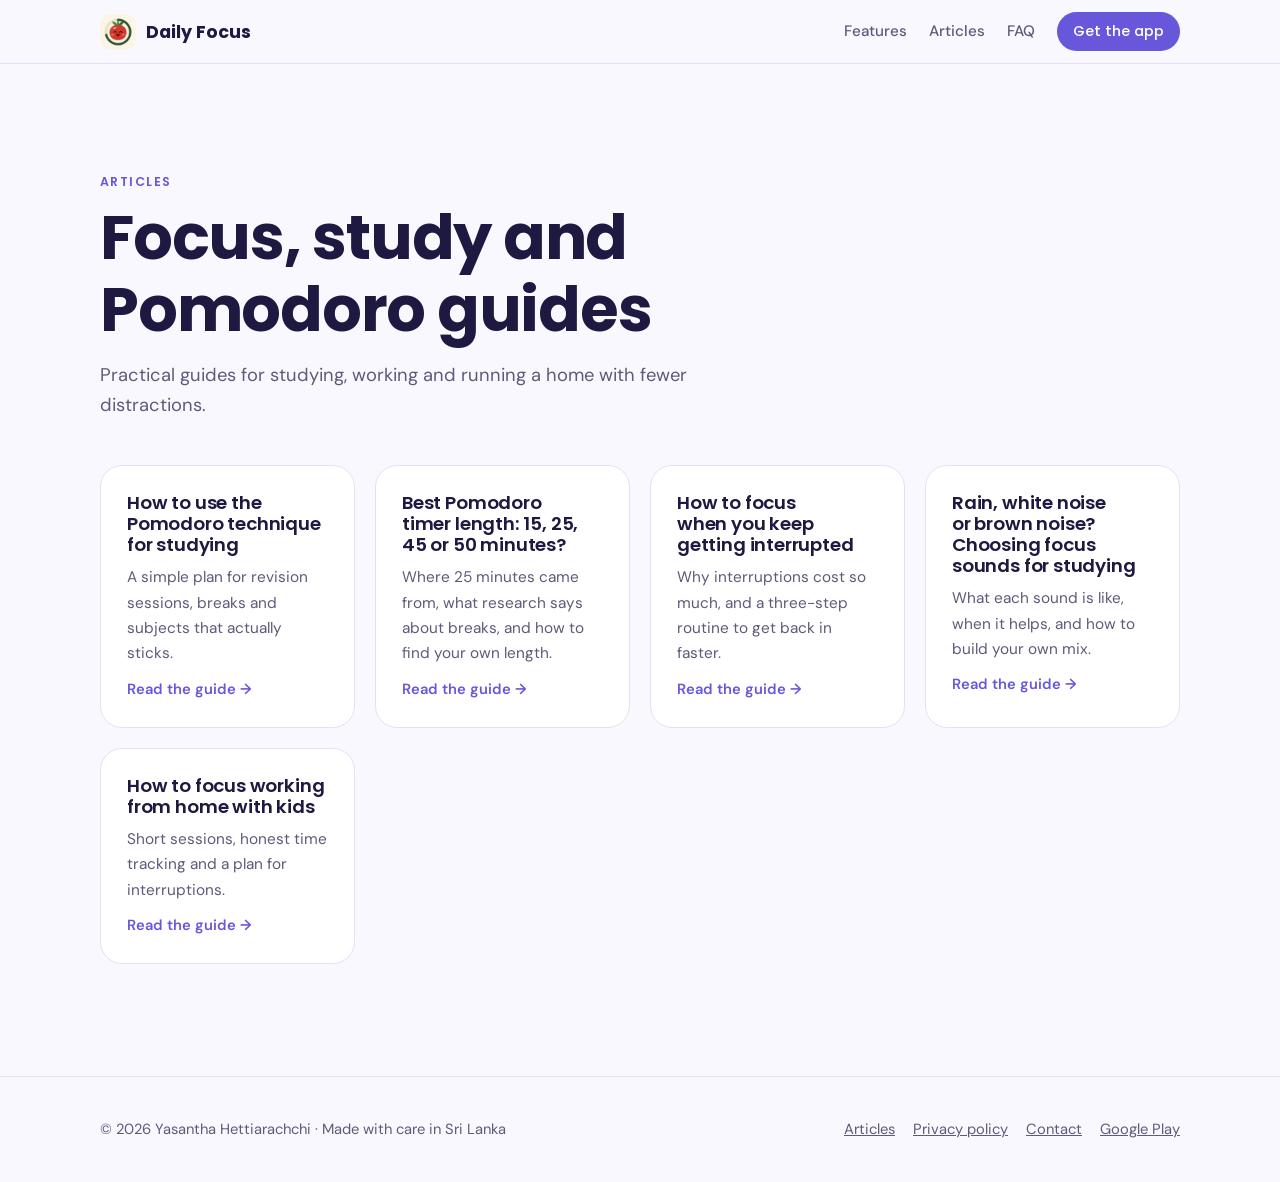
<file: dailyfocus/blog/index.html>
<!doctype html>
<html lang="en">
<head>
<meta charset="utf-8">
<meta name="viewport" content="width=device-width, initial-scale=1, viewport-fit=cover">
<title>Focus and Pomodoro Guides – Daily Focus Articles</title>
<meta name="description" content="Practical guides on the Pomodoro technique, focus sounds and working from home with fewer distractions.">
<link rel="canonical" href="https://yasantha.github.io/dailyfocus/blog/">
<meta name="theme-color" content="#6657db">
<link rel="icon" href="/dailyfocus/favicon.ico" sizes="any">
<link rel="icon" type="image/png" sizes="192x192" href="/dailyfocus/assets/mark-192.png">
<link rel="apple-touch-icon" href="/dailyfocus/assets/mark-180.png">
<meta property="og:type" content="website">
<meta property="og:site_name" content="Daily Focus">
<meta property="og:title" content="Focus and Pomodoro Guides – Daily Focus Articles">
<meta property="og:description" content="Practical guides on the Pomodoro technique, focus sounds and working from home with fewer distractions.">
<meta property="og:url" content="https://yasantha.github.io/dailyfocus/blog/">
<meta property="og:image" content="https://yasantha.github.io/dailyfocus/assets/og-image.png">
<meta property="og:image:width" content="1200">
<meta property="og:image:height" content="630">
<meta property="og:image:alt" content="Daily Focus guides on focus, studying and the Pomodoro technique">
<meta name="twitter:card" content="summary_large_image">
<meta name="twitter:title" content="Focus and Pomodoro Guides – Daily Focus Articles">
<meta name="twitter:description" content="Practical guides on the Pomodoro technique, focus sounds and working from home with fewer distractions.">
<link rel="preconnect" href="https://fonts.googleapis.com">
<link rel="preconnect" href="https://fonts.gstatic.com" crossorigin>
<link rel="stylesheet" href="https://fonts.googleapis.com/css2?family=DM+Sans:opsz,wght@9..40,400;9..40,500;9..40,600&family=Poppins:wght@600;700&display=swap">
<link rel="stylesheet" href="/dailyfocus/assets/site.css">

</head>
<body>
<header class="site-header">
  <div class="wrap">
    <a class="brand" href="/dailyfocus/"><img src="/dailyfocus/assets/mark-192.png" alt="" width="36" height="36">Daily Focus</a>
    <nav class="nav" aria-label="Main">
      <a class="hide-sm" href="/dailyfocus/#features">Features</a>
      <a class="hide-sm" href="/dailyfocus/blog/">Articles</a>
      <a class="hide-sm" href="/dailyfocus/#faq">FAQ</a>
      <a class="btn btn-small" href="https://play.google.com/store/apps/details?id=com.myday.dailyfocus&amp;referrer=utm_source%3Dwebsite%26utm_medium%3Dblog%26utm_campaign%3Dblog_index_header">Get the app</a>
    </nav>
  </div>
</header>
<main>
<section><div class="wrap">
  <div class="section-head"><p class="eyebrow">Articles</p><h1>Focus, study and Pomodoro guides</h1>
  <p class="lead">Practical guides for studying, working and running a home with fewer distractions.</p></div>
  <div class="cards"><a class="card" href="/dailyfocus/blog/pomodoro-technique-for-studying.html"><h3>How to use the Pomodoro technique for studying</h3><p>A simple plan for revision sessions, breaks and subjects that actually sticks.</p><span class="more">Read the guide →</span></a>
<a class="card" href="/dailyfocus/blog/best-pomodoro-timer-length.html"><h3>Best Pomodoro timer length: 15, 25, 45 or 50 minutes?</h3><p>Where 25 minutes came from, what research says about breaks, and how to find your own length.</p><span class="more">Read the guide →</span></a>
<a class="card" href="/dailyfocus/blog/how-to-focus-when-interrupted.html"><h3>How to focus when you keep getting interrupted</h3><p>Why interruptions cost so much, and a three-step routine to get back in faster.</p><span class="more">Read the guide →</span></a>
<a class="card" href="/dailyfocus/blog/best-focus-sounds-for-studying.html"><h3>Rain, white noise or brown noise? Choosing focus sounds for studying</h3><p>What each sound is like, when it helps, and how to build your own mix.</p><span class="more">Read the guide →</span></a>
<a class="card" href="/dailyfocus/blog/focus-working-from-home-with-kids.html"><h3>How to focus working from home with kids</h3><p>Short sessions, honest time tracking and a plan for interruptions.</p><span class="more">Read the guide →</span></a></div>
</div></section>
</main>
<footer class="site-footer">
  <div class="wrap">
    <p>© 2026 Yasantha Hettiarachchi · Made with care in Sri Lanka</p>
    <nav aria-label="Footer">
      <a href="/dailyfocus/blog/">Articles</a>
      <a href="https://yasantha.github.io/privacy-policy.html">Privacy policy</a>
      <a href="mailto:yasantha.hettiarachchi@gmail.com">Contact</a>
      <a href="https://play.google.com/store/apps/details?id=com.myday.dailyfocus&amp;referrer=utm_source%3Dwebsite%26utm_medium%3Dblog%26utm_campaign%3Dblog_index_footer">Google Play</a>
    </nav>
  </div>
</footer>
</body>
</html>
</file>
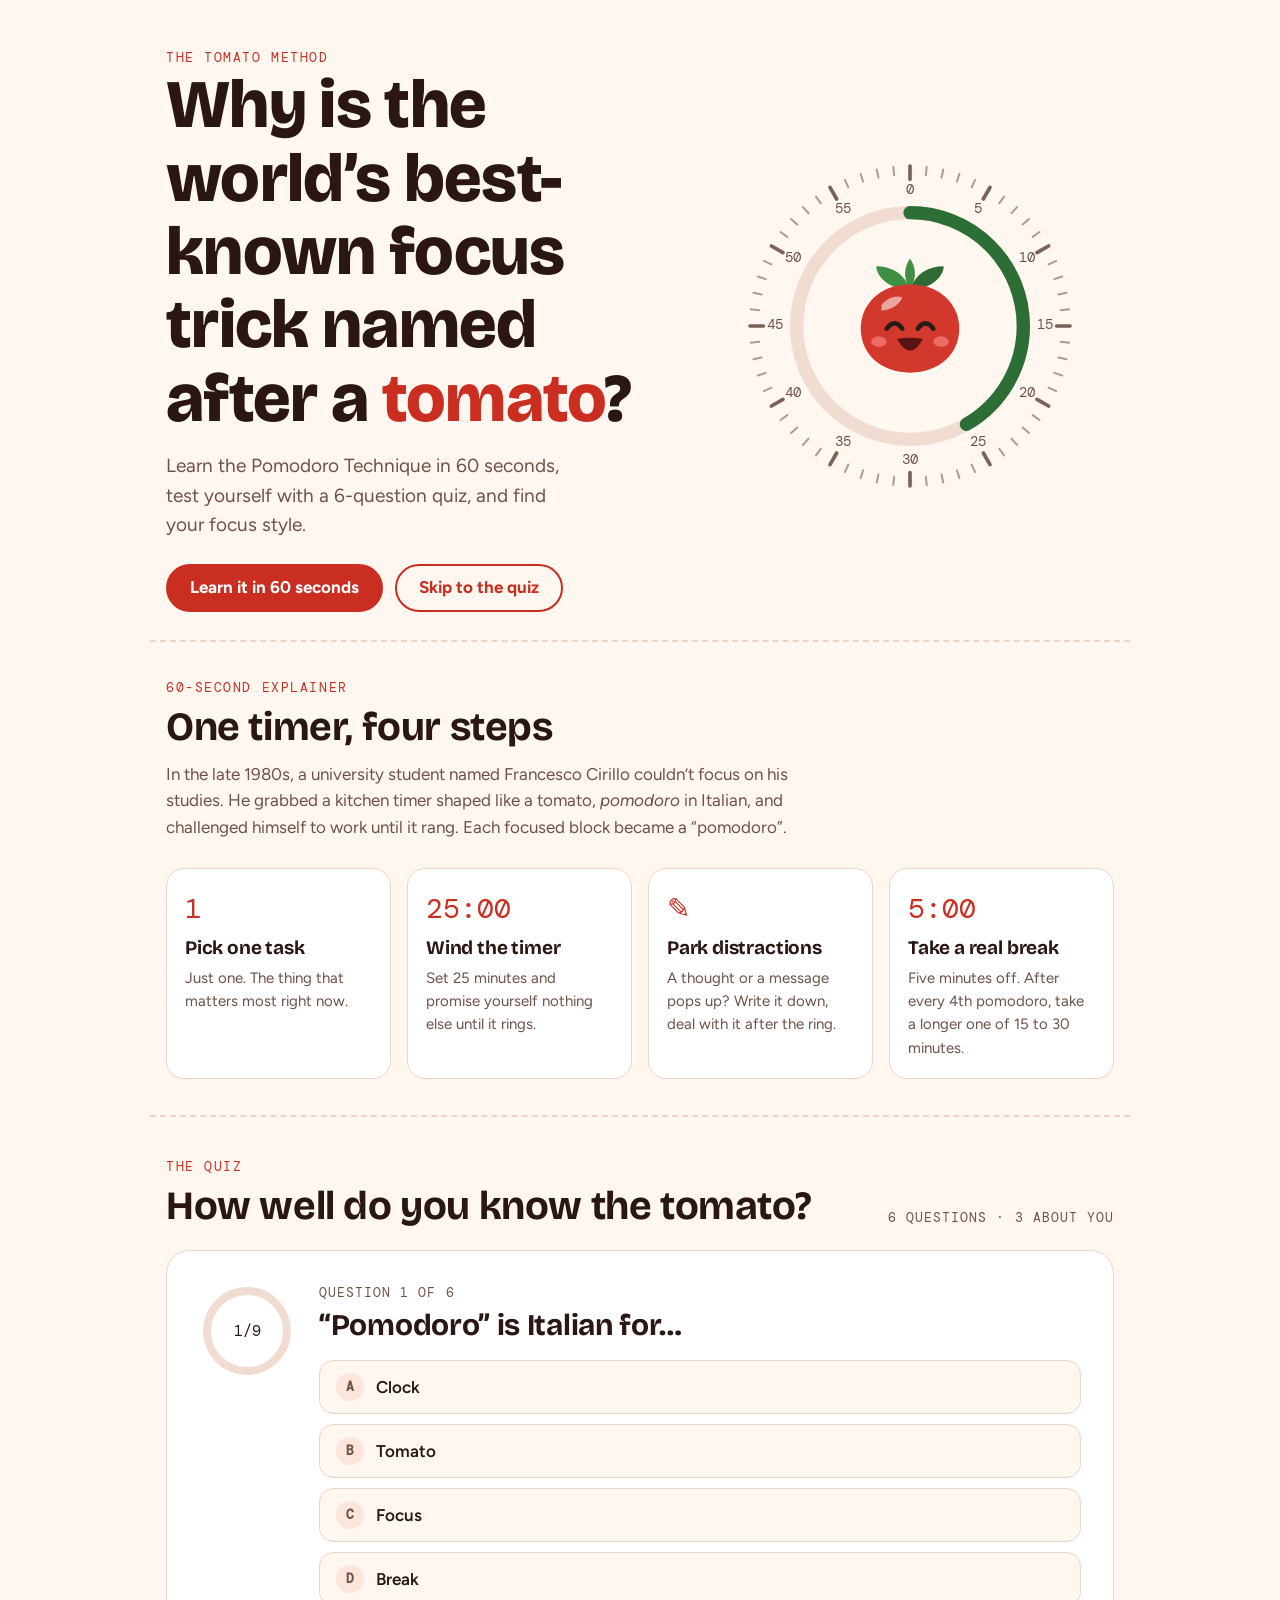
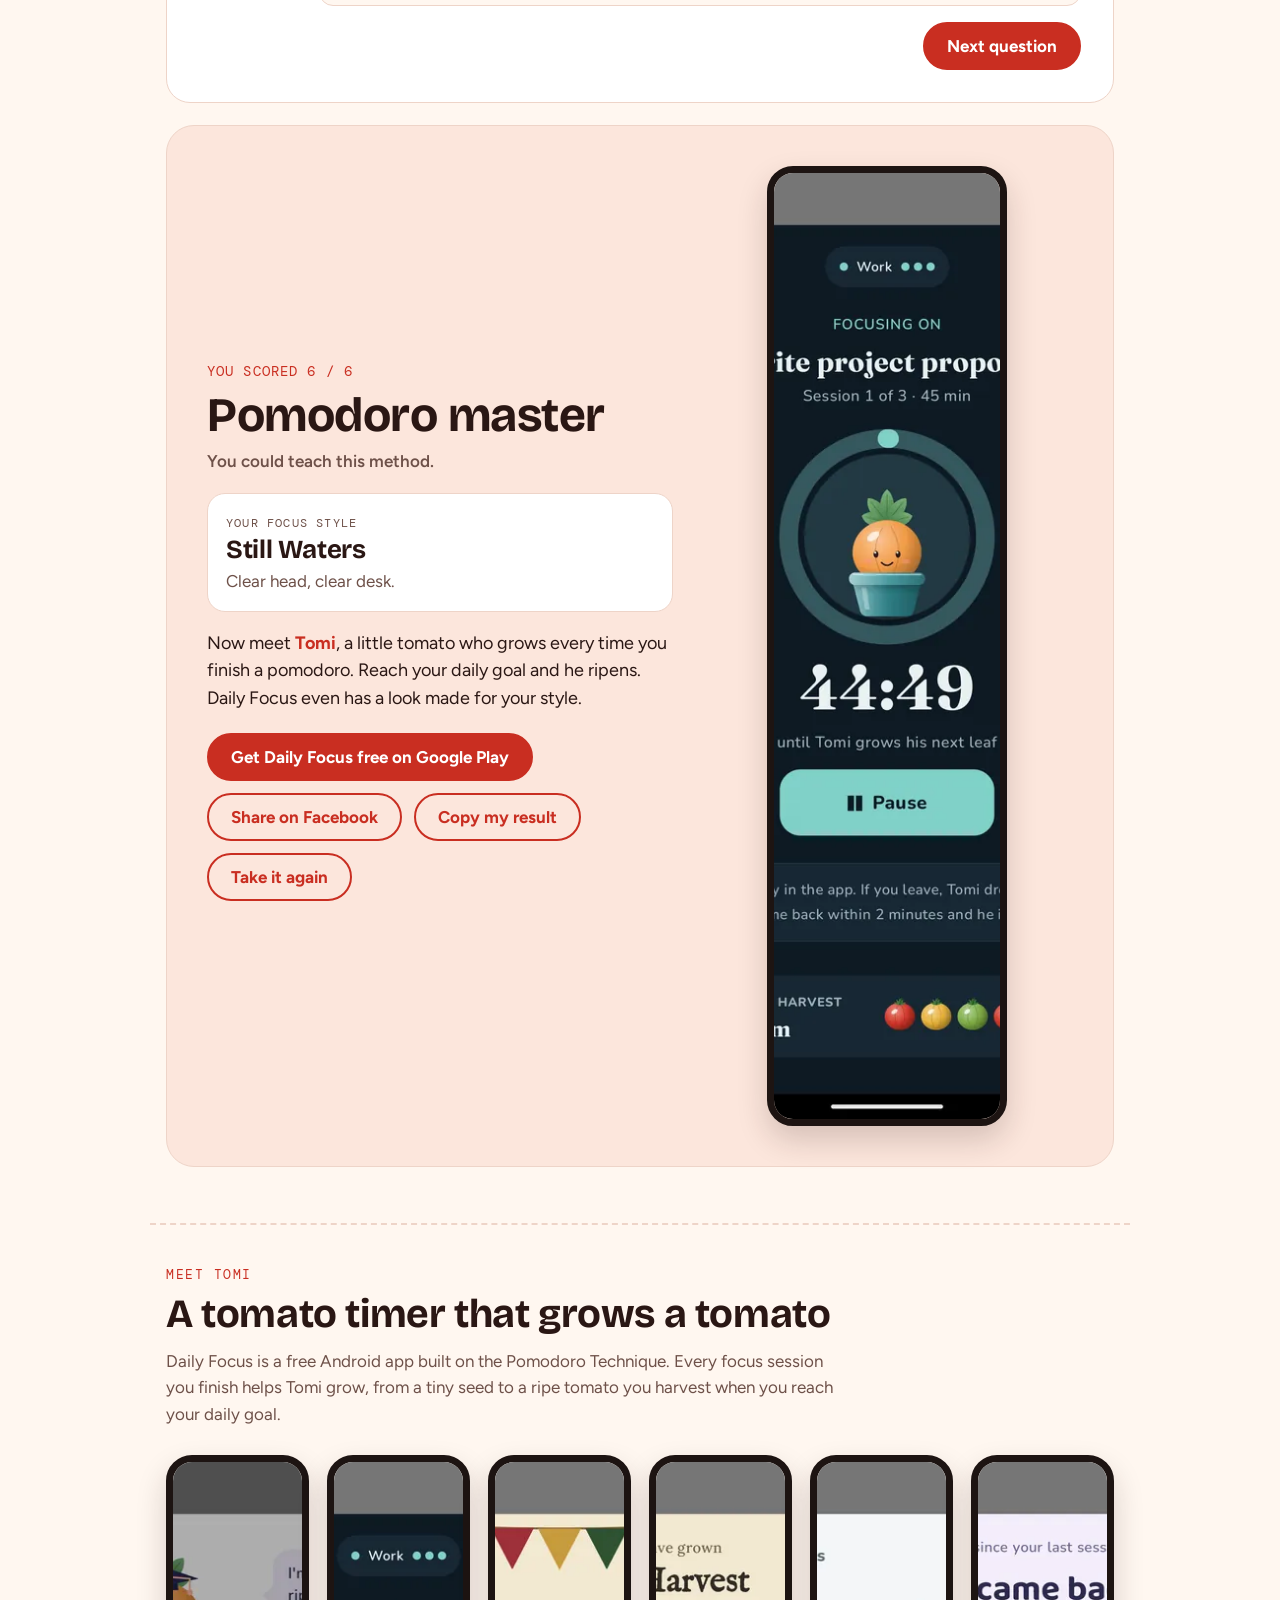
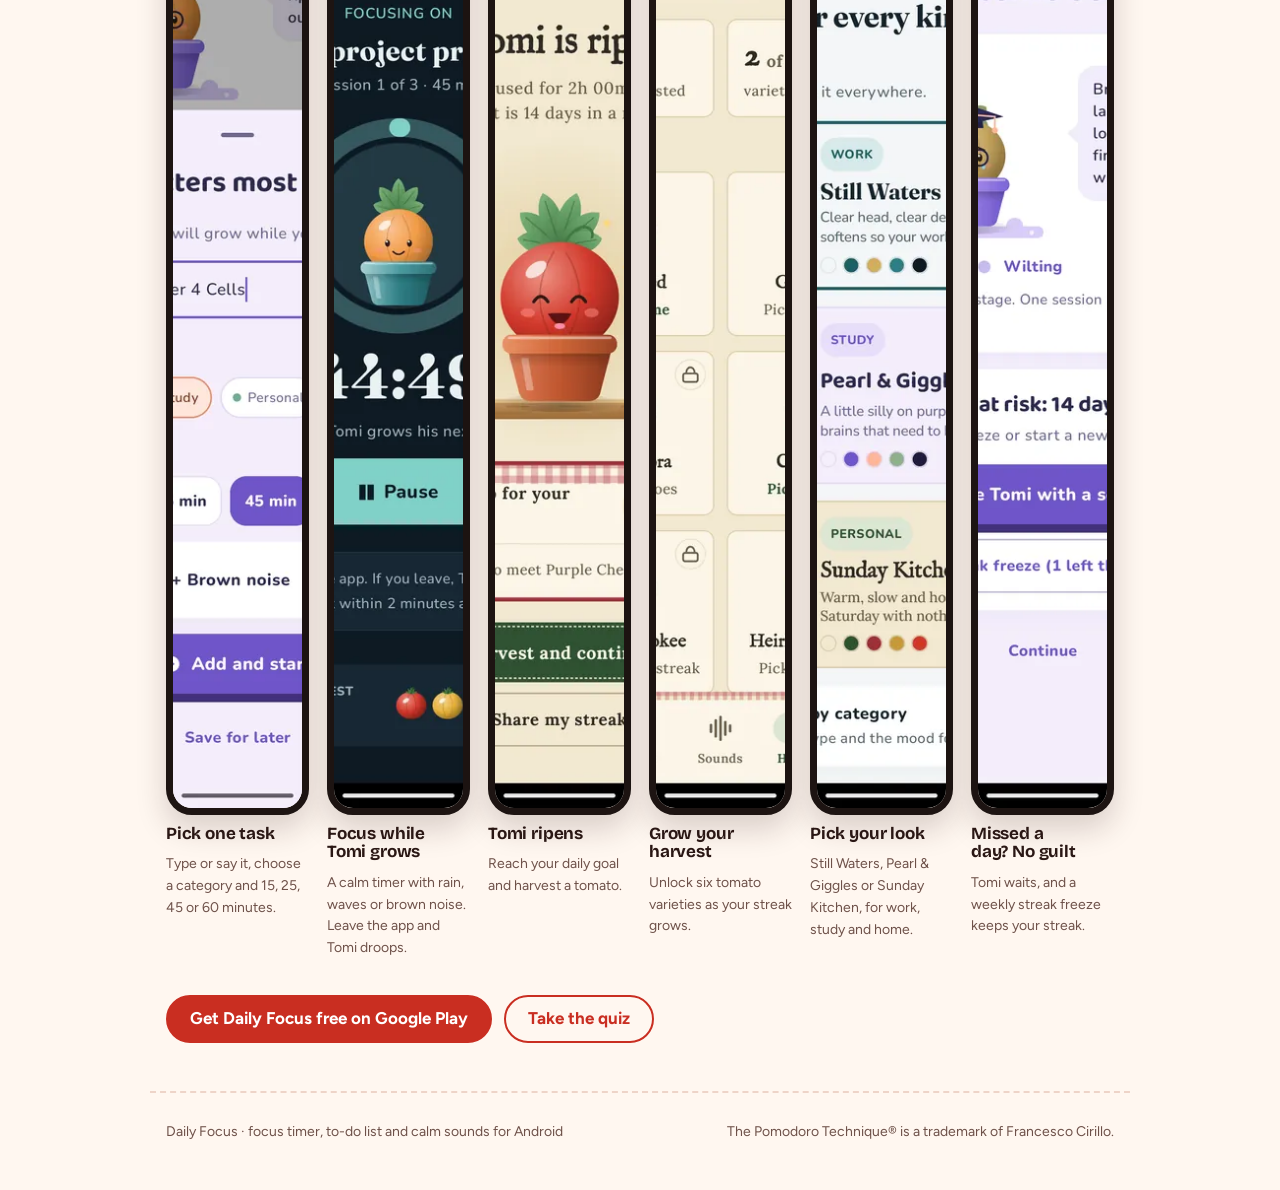
<file: dailyfocus/quiz/index.html>
<!doctype html>
<html lang="en">
<head>
<meta charset="utf-8">
<meta name="viewport" content="width=device-width,initial-scale=1,viewport-fit=cover">
<title>The Tomato Method Quiz | Daily Focus</title>
<meta name="description" content="Why is the world's best-known focus method named after a tomato? Learn the Pomodoro Technique in 60 seconds, take the quiz, and find your focus style.">
<link rel="canonical" href="https://yasantha.github.io/dailyfocus/quiz/">
<meta property="og:type" content="website">
<meta property="og:site_name" content="Daily Focus">
<meta property="og:title" content="Why is the best focus trick named after a tomato? Take the 60-second quiz">
<meta property="og:description" content="Learn the Pomodoro Technique in 60 seconds, test yourself, and find your focus style. By Daily Focus.">
<meta property="og:url" content="https://yasantha.github.io/dailyfocus/quiz/">
<meta property="og:image" content="https://yasantha.github.io/dailyfocus/quiz/og.png">
<meta property="og:image:width" content="1200">
<meta property="og:image:height" content="630">
<meta name="twitter:card" content="summary_large_image">
<link rel="preconnect" href="https://fonts.googleapis.com">
<link rel="preconnect" href="https://fonts.gstatic.com" crossorigin>
<link rel="stylesheet" href="https://fonts.googleapis.com/css2?family=Bricolage+Grotesque:opsz,wght@12..96,500;12..96,700;12..96,800&family=Figtree:wght@400;500;600;700&family=DM+Mono:wght@500&display=swap">
<style>
/* Layout: a kitchen-timer story. Hero question, a 4-step explainer, then one quiz card whose progress is a timer dial being wound. */
:root {
  --bg: #FFF7F0;
  --surface: #FFFFFF;
  --soft: #FCE6DC;
  --ink: #2A1714;
  --muted: #6E5149;
  --tomato: #C92E21;
  --tomato-ink: #FFFFFF;
  --leaf: #2C6E35;
  --line: #EED4C8;
  --good: #23703A;
  --good-bg: #E3F3E6;
  --bad: #A6261B;
  --bad-bg: #FBE4E0;
  --track: #F1DCD2;
  --water: #1F6F73; --water-bg: #E2F1F1;
  --pearl: #5B47B8; --pearl-bg: #ECE8FA;
  --kitchen: #A3312A; --kitchen-bg: #FBE7E2;
  --display: "Bricolage Grotesque", "Avenir Next", "Segoe UI", sans-serif;
  --body: "Figtree", "Avenir Next", "Segoe UI", system-ui, sans-serif;
  --mono: "DM Mono", ui-monospace, "SF Mono", Menlo, monospace;
}
@media (prefers-color-scheme: dark) {
  :root:not([data-theme="light"]) {
    --bg: #1A1110; --surface: #251816; --soft: #33201D; --ink: #F9EAE4; --muted: #C9ABA2;
    --tomato: #FF6B57; --tomato-ink: #2A0B07; --leaf: #74C483; --line: #3D2724;
    --good: #8BD79A; --good-bg: #1D3424; --bad: #FF8A7A; --bad-bg: #3E1E1A; --track: #3A2522;
    --water: #7FD1D1; --water-bg: #183032; --pearl: #B9AAFF; --pearl-bg: #26213F; --kitchen: #FF9A8A; --kitchen-bg: #3A1F1C;
    color-scheme: dark;
  }
}
:root[data-theme="dark"] {
  --bg: #1A1110; --surface: #251816; --soft: #33201D; --ink: #F9EAE4; --muted: #C9ABA2;
  --tomato: #FF6B57; --tomato-ink: #2A0B07; --leaf: #74C483; --line: #3D2724;
  --good: #8BD79A; --good-bg: #1D3424; --bad: #FF8A7A; --bad-bg: #3E1E1A; --track: #3A2522;
  --water: #7FD1D1; --water-bg: #183032; --pearl: #B9AAFF; --pearl-bg: #26213F; --kitchen: #FF9A8A; --kitchen-bg: #3A1F1C;
  color-scheme: dark;
}

* { box-sizing: border-box; }
body { background: var(--bg); color: var(--ink); font-family: var(--body); font-size: 17px; line-height: 1.55; }
.wrap { max-width: 980px; margin: 0 auto; padding-left: max(16px, env(safe-area-inset-left, 0px)); padding-right: max(16px, env(safe-area-inset-right, 0px)); }
h1, h2, h3 { font-family: var(--display); line-height: 1.08; text-wrap: balance; margin: 0; letter-spacing: -0.01em; }
p { margin: 0; }
.eyebrow { font-family: var(--mono); font-size: 13px; letter-spacing: 0.12em; text-transform: uppercase; color: var(--tomato); }
a { color: var(--tomato); }
button { font: inherit; color: inherit; }
:focus-visible { outline: 3px solid var(--tomato); outline-offset: 3px; border-radius: 8px; }

/* Hero */
.hero { padding-block: 40px 28px; display: grid; grid-template-columns: minmax(0, 1.25fr) minmax(0, 1fr); gap: 32px; align-items: center; }
.hero h1 { font-size: clamp(38px, 6.4vw, 68px); font-weight: 800; }
.hero h1 em { font-style: normal; color: var(--tomato); }
.hero .lede { margin-top: 16px; font-size: 19px; color: var(--muted); max-width: 34ch; }
.hero .actions { margin-top: 24px; display: flex; flex-wrap: wrap; gap: 12px; }
.btn { display: inline-flex; align-items: center; justify-content: center; gap: 8px; min-height: 48px; padding: 0 22px; border-radius: 999px; border: 2px solid var(--tomato); background: var(--tomato); color: var(--tomato-ink); font-weight: 700; text-decoration: none; cursor: pointer; }
.btn.ghost { background: transparent; color: var(--tomato); }
.btn:hover { filter: brightness(1.06); }
.timer-art { position: relative; justify-self: center; width: min(360px, 82vw); aspect-ratio: 1; max-width: 100%; }
.timer-art svg { width: 100%; height: 100%; }
.timer-art .ticks line { stroke: var(--muted); stroke-width: 0.6; stroke-linecap: round; opacity: 0.55; }
.timer-art .ticks line.major { stroke-width: 1.1; opacity: 0.9; }
.timer-art .ticks text { font-family: var(--mono); font-size: 4.2px; fill: var(--muted); text-anchor: middle; dominant-baseline: middle; }
.timer-art .tomi { transform-origin: 54px 54px; animation: wobble 4s ease-in-out infinite; }
@keyframes wobble { 0%, 100% { transform: rotate(-2deg); } 50% { transform: rotate(2deg); } }

/* Explainer */
.explain { padding-block: 36px; border-top: 2px dashed var(--line); }
.explain h2 { font-size: clamp(28px, 4vw, 40px); margin-top: 8px; }
.explain .origin { margin-top: 12px; color: var(--muted); max-width: 62ch; }
.steps { list-style: none; margin: 28px 0 0; padding: 0; display: grid; grid-template-columns: repeat(4, minmax(0, 1fr)); gap: 16px; }
.step { background: var(--surface); border: 1.5px solid var(--line); border-radius: 18px; padding: 18px; display: flex; flex-direction: column; gap: 8px; min-width: 0; }
.step .t { font-family: var(--mono); font-size: 28px; color: var(--tomato); font-variant-numeric: tabular-nums; }
.step h3 { font-size: 19px; }
.step p { color: var(--muted); font-size: 15px; }

/* Quiz */
.quiz { padding-block: 40px 56px; border-top: 2px dashed var(--line); }
.quiz-head { display: flex; flex-wrap: wrap; justify-content: space-between; align-items: end; gap: 12px; }
.quiz-head h2 { font-size: clamp(28px, 4vw, 40px); margin-top: 8px; }
.card { margin-top: 22px; background: var(--surface); border: 1.5px solid var(--line); border-radius: 24px; padding: clamp(18px, 4vw, 32px); display: grid; grid-template-columns: 96px minmax(0, 1fr); gap: 24px; align-items: start; }
.dial { width: 96px; height: 96px; }
.dial .trk { stroke: var(--track); }
.dial .arc { stroke: var(--tomato); transition: stroke-dashoffset 0.5s ease; }
.dial text { font-family: var(--mono); font-size: 15px; fill: var(--ink); text-anchor: middle; dominant-baseline: central; }
.q-meta { font-family: var(--mono); font-size: 13px; letter-spacing: 0.08em; text-transform: uppercase; color: var(--muted); }
.q-title { font-size: clamp(22px, 3.2vw, 30px); margin-top: 6px; }
.options { margin-top: 18px; display: grid; gap: 10px; }
.opt { text-align: left; width: 100%; min-height: 52px; padding: 12px 16px; border-radius: 14px; border: 1.5px solid var(--line); background: var(--bg); cursor: pointer; font-weight: 600; display: flex; gap: 12px; align-items: center; }
.opt:hover:not(:disabled) { border-color: var(--tomato); }
.opt .key { flex: none; width: 28px; height: 28px; border-radius: 50%; display: grid; place-items: center; font-family: var(--mono); font-size: 13px; background: var(--soft); color: var(--muted); }
.opt:disabled { cursor: default; }
.opt.right { border-color: var(--good); background: var(--good-bg); }
.opt.right .key { background: var(--good); color: var(--surface); }
.opt.wrong { border-color: var(--bad); background: var(--bad-bg); }
.opt.wrong .key { background: var(--bad); color: var(--surface); }
.feedback { margin-top: 16px; padding: 14px 16px; border-radius: 14px; background: var(--soft); }
.feedback strong { display: block; font-family: var(--display); font-size: 19px; }
.feedback.good strong { color: var(--good); }
.feedback.bad strong { color: var(--bad); }
.next-row { margin-top: 16px; display: flex; justify-content: flex-end; }

/* Result */
.result { margin-top: 22px; border-radius: 28px; padding: clamp(20px, 4.5vw, 40px); background: var(--look-bg, var(--soft)); border: 1.5px solid var(--line); display: grid; grid-template-columns: minmax(0, 1fr) minmax(0, 0.8fr); gap: 28px; align-items: center; }
.result .score { font-family: var(--mono); font-size: 14px; letter-spacing: 0.08em; text-transform: uppercase; color: var(--look, var(--tomato)); }
.result h2 { font-size: clamp(30px, 4.6vw, 48px); margin-top: 8px; }
.result .rank { margin-top: 6px; font-weight: 600; color: var(--muted); }
.look-box { margin-top: 18px; padding: 16px 18px; border-radius: 18px; background: var(--surface); border: 1.5px solid var(--line); }
.look-box .lbl { font-family: var(--mono); font-size: 12px; letter-spacing: 0.1em; text-transform: uppercase; color: var(--muted); }
.look-box h3 { font-size: 26px; color: var(--look, var(--ink)); margin-top: 4px; }
.look-box p { margin-top: 4px; color: var(--muted); }
.reveal { margin-top: 18px; font-size: 18px; }
.reveal b { color: var(--tomato); }
.result .actions { margin-top: 20px; display: flex; flex-wrap: wrap; gap: 12px; }
.result .tomi-big { justify-self: center; width: min(280px, 70vw); max-width: 100%; aspect-ratio: 1; }
.copy-note { margin-top: 10px; font-size: 14px; color: var(--muted); min-height: 1.4em; }
.share-text { width: 100%; margin-top: 10px; font: inherit; font-size: 14px; padding: 10px 12px; border-radius: 12px; border: 1.5px solid var(--line); background: var(--surface); color: var(--ink); resize: none; }

/* Phone screenshots */
.phone { display: block; width: 100%; max-width: 100%; aspect-ratio: 9 / 20; object-fit: cover; border-radius: 26px; border: 7px solid #1D1412; background: #1D1412; box-shadow: 0 14px 30px rgba(42, 23, 20, 0.18); }
.result .shot { justify-self: center; width: min(240px, 62vw); }
.app { padding-block: 40px 48px; border-top: 2px dashed var(--line); }
.app h2 { font-size: clamp(28px, 4vw, 40px); margin-top: 8px; }
.app .intro { margin-top: 12px; color: var(--muted); max-width: 62ch; }
.gallery { list-style: none; margin: 28px 0 0; padding: 0 0 12px; display: grid; grid-template-columns: repeat(6, minmax(0, 1fr)); gap: 18px; }
.gallery li { display: flex; flex-direction: column; gap: 10px; min-width: 0; }
.gallery h3 { font-size: 17px; }
.gallery p { font-size: 14px; color: var(--muted); }
.app .actions { margin-top: 24px; display: flex; flex-wrap: wrap; gap: 12px; }
@media (max-width: 1000px) {
  .gallery-scroll { overflow-x: auto; scroll-snap-type: x mandatory; margin-inline: -4px; padding-inline: 4px; }
  .gallery { grid-template-columns: repeat(6, 200px); }
  .gallery li { scroll-snap-align: start; }
}
@media (max-width: 420px) { .gallery { grid-template-columns: repeat(6, 72vw); } }

footer { padding-block: 28px 40px; border-top: 2px dashed var(--line); color: var(--muted); font-size: 14px; display: flex; flex-wrap: wrap; gap: 8px 20px; justify-content: space-between; }

@media (max-width: 760px) {
  .hero { grid-template-columns: 1fr; padding-top: 24px; }
  .timer-art { order: -1; width: min(240px, 64vw); }
  .steps { grid-template-columns: repeat(2, minmax(0, 1fr)); }
  .card { grid-template-columns: 1fr; }
  .dial { width: 72px; height: 72px; }
  .result { grid-template-columns: 1fr; }
  .result .shot { order: -1; width: min(200px, 56vw); }
}
@media (max-width: 420px) { .steps { grid-template-columns: 1fr; } }
@media (prefers-reduced-motion: reduce) { .timer-art .tomi { animation: none; } .dial .arc { transition: none; } }
</style>
</head>
<body>
<svg width="0" height="0" style="position:absolute" aria-hidden="true">
  <defs>
    <symbol id="tomi" viewBox="18 18 72 72">
      <path d="M54,40 C46,40 41,35 41,31 C47,31 52,34 54,40 Z" fill="#3F8F45"/>
      <path d="M54,40 C62,40 67,35 67,31 C61,31 56,34 54,40 Z" fill="#2F6B35"/>
      <path d="M54,40 C51,35 52,31 54,28 C56,31 57,35 54,40 Z" fill="#3F8F45"/>
      <path d="M54,38 C66,38 73,46 73,55 C73,65 65,72 54,72 C43,72 35,65 35,55 C35,46 42,38 54,38 Z" fill="#D2382B"/>
      <path d="M43,46 C45,43 49,42 51,43 C50,46 46,48 43,48 Z" fill="#FFFFFF" fill-opacity="0.55"/>
      <path d="M45,55 Q48,51 51,55 M57,55 Q60,51 63,55" fill="none" stroke="#2B1B17" stroke-width="1.8" stroke-linecap="round"/>
      <path d="M49,59 Q54,58 59,59 Q54,68 49,59 Z" fill="#5A1414"/>
      <path d="M39,60 a3,2 0,1 0,6 0 a3,2 0,1 0,-6 0 M63,60 a3,2 0,1 0,6 0 a3,2 0,1 0,-6 0" fill="#FF8F8F" fill-opacity="0.6"/>
    </symbol>
  </defs>
</svg>

<main>
  <section class="wrap hero" aria-labelledby="hero-title">
    <div>
      <p class="eyebrow">The tomato method</p>
      <h1 id="hero-title">Why is the world’s best-known focus trick named after a <em>tomato</em>?</h1>
      <p class="lede">Learn the Pomodoro Technique in 60 seconds, test yourself with a 6-question quiz, and find your focus style.</p>
      <div class="actions">
        <a class="btn" href="#how">Learn it in 60 seconds</a>
        <a class="btn ghost" href="#quiz">Skip to the quiz</a>
      </div>
    </div>
    <div class="timer-art">
      <svg viewBox="0 0 108 108" role="img" aria-label="Tomi the tomato inside a kitchen timer dial marked 0 to 55 minutes">
        <g class="ticks" id="ticks"></g>
        <circle cx="54" cy="54" r="34" fill="none" stroke="var(--track)" stroke-width="4"/>
        <circle cx="54" cy="54" r="34" fill="none" stroke="var(--leaf)" stroke-width="4" stroke-linecap="round" stroke-dasharray="213.6" stroke-dashoffset="124.6" transform="rotate(-90 54 54)"/>
        <g class="tomi"><use href="#tomi" x="26" y="26" width="56" height="56"/></g>
      </svg>
    </div>
  </section>

  <section class="wrap explain" id="how" aria-labelledby="how-title">
    <p class="eyebrow">60-second explainer</p>
    <h2 id="how-title">One timer, four steps</h2>
    <p class="origin">In the late 1980s, a university student named Francesco Cirillo couldn’t focus on his studies. He grabbed a kitchen timer shaped like a tomato, <i>pomodoro</i> in Italian, and challenged himself to work until it rang. Each focused block became a “pomodoro”.</p>
    <ol class="steps">
      <li class="step"><span class="t">1</span><h3>Pick one task</h3><p>Just one. The thing that matters most right now.</p></li>
      <li class="step"><span class="t">25:00</span><h3>Wind the timer</h3><p>Set 25 minutes and promise yourself nothing else until it rings.</p></li>
      <li class="step"><span class="t">✎</span><h3>Park distractions</h3><p>A thought or a message pops up? Write it down, deal with it after the ring.</p></li>
      <li class="step"><span class="t">5:00</span><h3>Take a real break</h3><p>Five minutes off. After every 4th pomodoro, take a longer one of 15 to 30 minutes.</p></li>
    </ol>
  </section>

  <section class="wrap quiz" id="quiz" aria-labelledby="quiz-title">
    <div class="quiz-head">
      <div>
        <p class="eyebrow">The quiz</p>
        <h2 id="quiz-title">How well do you know the tomato?</h2>
      </div>
      <p class="q-meta">6 questions · 3 about you</p>
    </div>

    <div class="card" id="card">
      <svg class="dial" viewBox="0 0 96 96" aria-hidden="true">
        <circle class="trk" cx="48" cy="48" r="40" fill="none" stroke-width="8"/>
        <circle class="arc" id="arc" cx="48" cy="48" r="40" fill="none" stroke-width="8" stroke-linecap="round" stroke-dasharray="251.3" stroke-dashoffset="251.3" transform="rotate(-90 48 48)"/>
        <text x="48" y="48" id="dial-text">1/9</text>
      </svg>
      <div>
        <p class="q-meta" id="q-meta">Question 1 of 6</p>
        <h3 class="q-title" id="q-title" tabindex="-1">“Pomodoro” is Italian for…</h3>
        <div class="options" id="options" role="group" aria-labelledby="q-title"></div>
        <div id="feedback" aria-live="polite"></div>
        <div class="next-row"><button class="btn" id="next" type="button" hidden>Next question</button></div>
      </div>
    </div>

    <div class="result" id="result" hidden aria-live="polite">
      <div>
        <p class="score" id="r-score">You scored 6 / 6</p>
        <h2 id="r-title" tabindex="-1">Pomodoro master</h2>
        <p class="rank" id="r-rank">You could teach this method.</p>
        <div class="look-box">
          <p class="lbl">Your focus style</p>
          <h3 id="r-look">Still Waters</h3>
          <p id="r-look-desc">Clear head, clear desk.</p>
        </div>
        <p class="reveal">Now meet <b>Tomi</b>, a little tomato who grows every time you finish a pomodoro. Reach your daily goal and he ripens. <span id="r-look-line">Daily Focus even has a look made for your style.</span></p>
        <div class="actions">
          <a class="btn" id="play-link" href="https://play.google.com/store/apps/details?id=com.myday.dailyfocus&amp;referrer=utm_source%3Dquiz%26utm_campaign%3Dpomodoro_quiz" target="_blank" rel="noopener">Get Daily Focus free on Google Play</a>
          <a class="btn ghost" id="fb-share" href="https://www.facebook.com/sharer/sharer.php?u=https://yasantha.github.io/dailyfocus/quiz/" target="_blank" rel="noopener">Share on Facebook</a>
          <button class="btn ghost" id="copy" type="button">Copy my result</button>
          <button class="btn ghost" id="retake" type="button">Take it again</button>
        </div>
        <p class="copy-note" id="copy-note" aria-live="polite"></p>
        <textarea class="share-text" id="share-text" rows="3" readonly hidden aria-label="Your result to share"></textarea>
      </div>
      <img class="phone shot" id="r-shot" src="img/03_session.webp" width="432" height="960" alt="Daily Focus in the Still Waters look: a calm night timer while Tomi grows">
    </div>
  </section>

  <section class="wrap app" id="app" aria-labelledby="app-title">
    <p class="eyebrow">Meet Tomi</p>
    <h2 id="app-title">A tomato timer that grows a tomato</h2>
    <p class="intro">Daily Focus is a free Android app built on the Pomodoro Technique. Every focus session you finish helps Tomi grow, from a tiny seed to a ripe tomato you harvest when you reach your daily goal.</p>
    <div class="gallery-scroll">
      <ol class="gallery">
        <li><img class="phone" src="img/02_add.webp" width="432" height="960" loading="lazy" alt="Adding a task: type or speak it, pick Work, Study or Personal and a session length"><h3>Pick one task</h3><p>Type or say it, choose a category and 15, 25, 45 or 60 minutes.</p></li>
        <li><img class="phone" src="img/03_session.webp" width="432" height="960" loading="lazy" alt="A focus session: a calm night timer with Tomi growing inside the ring"><h3>Focus while Tomi grows</h3><p>A calm timer with rain, waves or brown noise. Leave the app and Tomi droops.</p></li>
        <li><img class="phone" src="img/04_goal.webp" width="432" height="960" loading="lazy" alt="Goal reached: Tomi is ripe, with bunting and a Harvest button"><h3>Tomi ripens</h3><p>Reach your daily goal and harvest a tomato.</p></li>
        <li><img class="phone" src="img/05_harvest.webp" width="432" height="960" loading="lazy" alt="Tomi's Harvest: a collection of six tomato varieties"><h3>Grow your harvest</h3><p>Unlock six tomato varieties as your streak grows.</p></li>
        <li><img class="phone" src="img/06_picker.webp" width="432" height="960" loading="lazy" alt="Choosing a look: Still Waters, Pearl and Giggles, or Sunday Kitchen"><h3>Pick your look</h3><p>Still Waters, Pearl &amp; Giggles or Sunday Kitchen, for work, study and home.</p></li>
        <li><img class="phone" src="img/07_welcome.webp" width="432" height="960" loading="lazy" alt="Welcome back screen: Tomi waited, with an option to use a streak freeze"><h3>Missed a day? No guilt</h3><p>Tomi waits, and a weekly streak freeze keeps your streak.</p></li>
      </ol>
    </div>
    <div class="actions">
      <a class="btn" href="https://play.google.com/store/apps/details?id=com.myday.dailyfocus&amp;referrer=utm_source%3Dquiz%26utm_campaign%3Dpomodoro_quiz_gallery" target="_blank" rel="noopener">Get Daily Focus free on Google Play</a>
      <a class="btn ghost" href="#quiz">Take the quiz</a>
    </div>
  </section>
</main>

<footer class="wrap">
  <span>Daily Focus · focus timer, to-do list and calm sounds for Android</span>
  <span>The Pomodoro Technique® is a trademark of Francesco Cirillo.</span>
</footer>

<script>
(function () {
  // Dial ticks on the hero timer: one per minute, numbers every 5.
  var g = document.getElementById('ticks'), NS = 'http://www.w3.org/2000/svg';
  for (var m = 0; m < 60; m++) {
    var a = (m / 60) * Math.PI * 2 - Math.PI / 2, major = m % 5 === 0;
    var r1 = major ? 44 : 45.5, r2 = 48;
    var l = document.createElementNS(NS, 'line');
    l.setAttribute('x1', 54 + r1 * Math.cos(a)); l.setAttribute('y1', 54 + r1 * Math.sin(a));
    l.setAttribute('x2', 54 + r2 * Math.cos(a)); l.setAttribute('y2', 54 + r2 * Math.sin(a));
    if (major) l.setAttribute('class', 'major');
    g.appendChild(l);
    if (major) {
      var t = document.createElementNS(NS, 'text');
      t.setAttribute('x', 54 + 40.5 * Math.cos(a)); t.setAttribute('y', 54 + 40.5 * Math.sin(a));
      t.textContent = m; g.appendChild(t);
    }
  }

  var QUIZ = [
    { q: '“Pomodoro” is Italian for…', o: ['Clock', 'Tomato', 'Focus', 'Break'], a: 1,
      why: 'Francesco Cirillo used a tomato-shaped kitchen timer, so every focused block became a pomodoro.' },
    { q: 'How long is one classic pomodoro?', o: ['10 minutes', '25 minutes', '45 minutes', '60 minutes'], a: 1,
      why: '25 minutes of focus, then a 5-minute break. Short enough to start, long enough to get real work done.' },
    { q: 'After how many pomodoros do you take a longer break?', o: ['2', '4', '6', '10'], a: 1,
      why: 'Every 4th pomodoro earns a longer break of 15 to 30 minutes.' },
    { q: 'A friend messages you halfway through. What does the method suggest?',
      o: ['Reply quickly, then carry on', 'Write it down and reply after the timer rings', 'Restart the timer from 25:00', 'Stop for the day'], a: 1,
      why: 'Park it and get back to it after the ring. Cirillo’s rule is: inform, negotiate, call back.' },
    { q: 'What’s the best way to spend a 5-minute break?',
      o: ['Scroll social media', 'Start the next task early', 'Stand up, stretch, drink water', 'Skip it, you’re in the zone'], a: 2,
      why: 'Moving away from the screen lets your attention reset. A quick scroll easily turns 5 minutes into 20.' },
    { q: 'Why does the timer help when you’re procrastinating?',
      o: ['It makes the task shorter', 'You only commit to 25 minutes, so starting feels small', 'It locks your phone', 'It only works for exams'], a: 1,
      why: 'Starting is the hardest part. “Just 25 minutes” is a promise your brain is happy to make.' }
  ];
  var STYLE = [
    { q: 'Where do you focus best?', o: [['A quiet, tidy desk', 'w'], ['Headphones on, snacks nearby', 's'], ['The kitchen table, between other things', 'k']] },
    { q: 'What do you most need to focus on?', o: [['Work and projects', 'w'], ['Exams and assignments', 's'], ['Home, family and personal goals', 'k']] },
    { q: 'Pick the vibe that keeps you going', o: [['Calm, clear and minimal', 'w'], ['A little silly, on purpose', 's'], ['Warm and cozy', 'k']] }
  ];
  var LOOKS = {
    w: { name: 'Still Waters', desc: 'Clear head, clear desk. You like calm surroundings and one thing at a time.', c: 'var(--water)', bg: 'var(--water-bg)', line: 'Daily Focus has a calm Still Waters look made for exactly that.',
         shot: 'img/03_session.webp', alt: 'Daily Focus in the Still Waters look: a calm night timer while Tomi grows' },
    s: { name: 'Pearl & Giggles', desc: 'A little silly on purpose. You focus best when it doesn’t feel too serious.', c: 'var(--pearl)', bg: 'var(--pearl-bg)', line: 'Daily Focus has a Pearl & Giggles look, where Tomi even wears glasses and a study cap.',
         shot: 'img/02_add.webp', alt: 'Daily Focus in the Pearl and Giggles look: Tomi in a study cap and glasses while a study task is added' },
    k: { name: 'Sunday Kitchen', desc: 'Warm, slow and homemade. You fit focus around a full life.', c: 'var(--kitchen)', bg: 'var(--kitchen-bg)', line: 'Daily Focus has a cosy Sunday Kitchen look, gingham and all.',
         shot: 'img/07_welcome.webp', alt: 'Daily Focus in the Sunday Kitchen look: a warm welcome-back screen with gingham' }
  };
  var TOTAL = QUIZ.length + STYLE.length;
  var step = 0, score = 0, picks = [];
  var $ = function (id) { return document.getElementById(id); };
  var KEYS = ['A', 'B', 'C', 'D'];

  function dial(n) {
    $('arc').style.strokeDashoffset = (251.3 * (1 - n / TOTAL)).toFixed(1);
    $('dial-text').textContent = Math.min(n + 1, TOTAL) + '/' + TOTAL;
  }

  function render() {
    var isQuiz = step < QUIZ.length, item = isQuiz ? QUIZ[step] : STYLE[step - QUIZ.length];
    $('q-meta').textContent = isQuiz ? 'Question ' + (step + 1) + ' of ' + QUIZ.length : 'About you · ' + (step - QUIZ.length + 1) + ' of ' + STYLE.length;
    $('q-title').textContent = item.q;
    $('feedback').innerHTML = '';
    $('next').hidden = true;
    var box = $('options'); box.innerHTML = '';
    item.o.forEach(function (opt, i) {
      var b = document.createElement('button');
      b.type = 'button'; b.className = 'opt'; b.id = 'opt-' + step + '-' + i;
      b.innerHTML = '<span class="key">' + KEYS[i] + '</span><span></span>';
      b.lastChild.textContent = isQuiz ? opt : opt[0];
      b.addEventListener('click', function () { isQuiz ? answer(i) : pick(opt[1]); });
      box.appendChild(b);
    });
    dial(step);
  }

  function answer(i) {
    var item = QUIZ[step], ok = i === item.a, btns = $('options').querySelectorAll('.opt');
    btns.forEach(function (b, j) { b.disabled = true; if (j === item.a) b.classList.add('right'); else if (j === i) b.classList.add('wrong'); });
    if (ok) score++;
    var f = document.createElement('div');
    f.className = 'feedback ' + (ok ? 'good' : 'bad');
    f.innerHTML = '<strong></strong><span></span>';
    f.firstChild.textContent = ok ? 'Correct!' : 'Not quite. It’s “' + item.o[item.a] + '”.';
    f.lastChild.textContent = item.why;
    $('feedback').appendChild(f);
    $('next').textContent = step === QUIZ.length - 1 ? 'Now, a bit about you' : 'Next question';
    $('next').hidden = false; $('next').focus();
  }

  function pick(k) { picks.push(k); advance(); }

  function advance() {
    step++;
    if (step >= TOTAL) return finish();
    render(); $('q-title').focus();
  }

  function finish() {
    dial(TOTAL);
    var count = { w: 0, s: 0, k: 0 };
    picks.forEach(function (k) { count[k]++; });
    var best = picks[picks.length - 1];
    ['w', 's', 'k'].forEach(function (k) { if (count[k] > count[best]) best = k; });
    var look = LOOKS[best];
    var rank = score === 6 ? ['Pomodoro master', 'You could teach this method.']
             : score >= 4 ? ['Tomato apprentice', 'You know the basics. A few pomodoros and you’re a pro.']
             : ['Fresh seedling', 'Everyone starts somewhere. Now you know the whole method.'];
    $('r-score').textContent = 'You scored ' + score + ' / 6';
    $('r-title').textContent = rank[0];
    $('r-rank').textContent = rank[1];
    $('r-look').textContent = look.name;
    $('r-look-desc').textContent = look.desc;
    $('r-look-line').textContent = look.line;
    $('r-shot').src = look.shot; $('r-shot').alt = look.alt;
    var res = $('result');
    res.style.setProperty('--look', look.c); res.style.setProperty('--look-bg', look.bg);
    $('card').hidden = true; res.hidden = false;
    $('share-text').value = 'I scored ' + score + '/6 on the Tomato Method quiz: ' + rank[0] + ', focus style ' + look.name + ' 🍅 Grow your own Tomi: https://play.google.com/store/apps/details?id=com.myday.dailyfocus';
    $('r-title').focus();
  }

  $('next').addEventListener('click', advance);
  $('retake').addEventListener('click', function () {
    step = 0; score = 0; picks = [];
    $('result').hidden = true; $('card').hidden = false; $('share-text').hidden = true; $('copy-note').textContent = '';
    render(); $('q-title').focus();
  });
  $('copy').addEventListener('click', function () {
    var txt = $('share-text');
    var show = function () { txt.hidden = false; txt.select(); $('copy-note').textContent = 'Select the text below and copy it.'; };
    try {
      navigator.clipboard.writeText(txt.value).then(function () { $('copy-note').textContent = 'Copied. Paste it in your story or chat.'; }, show);
    } catch (e) { show(); }
  });

  render();
})();
</script>

</body>
</html>
</file>
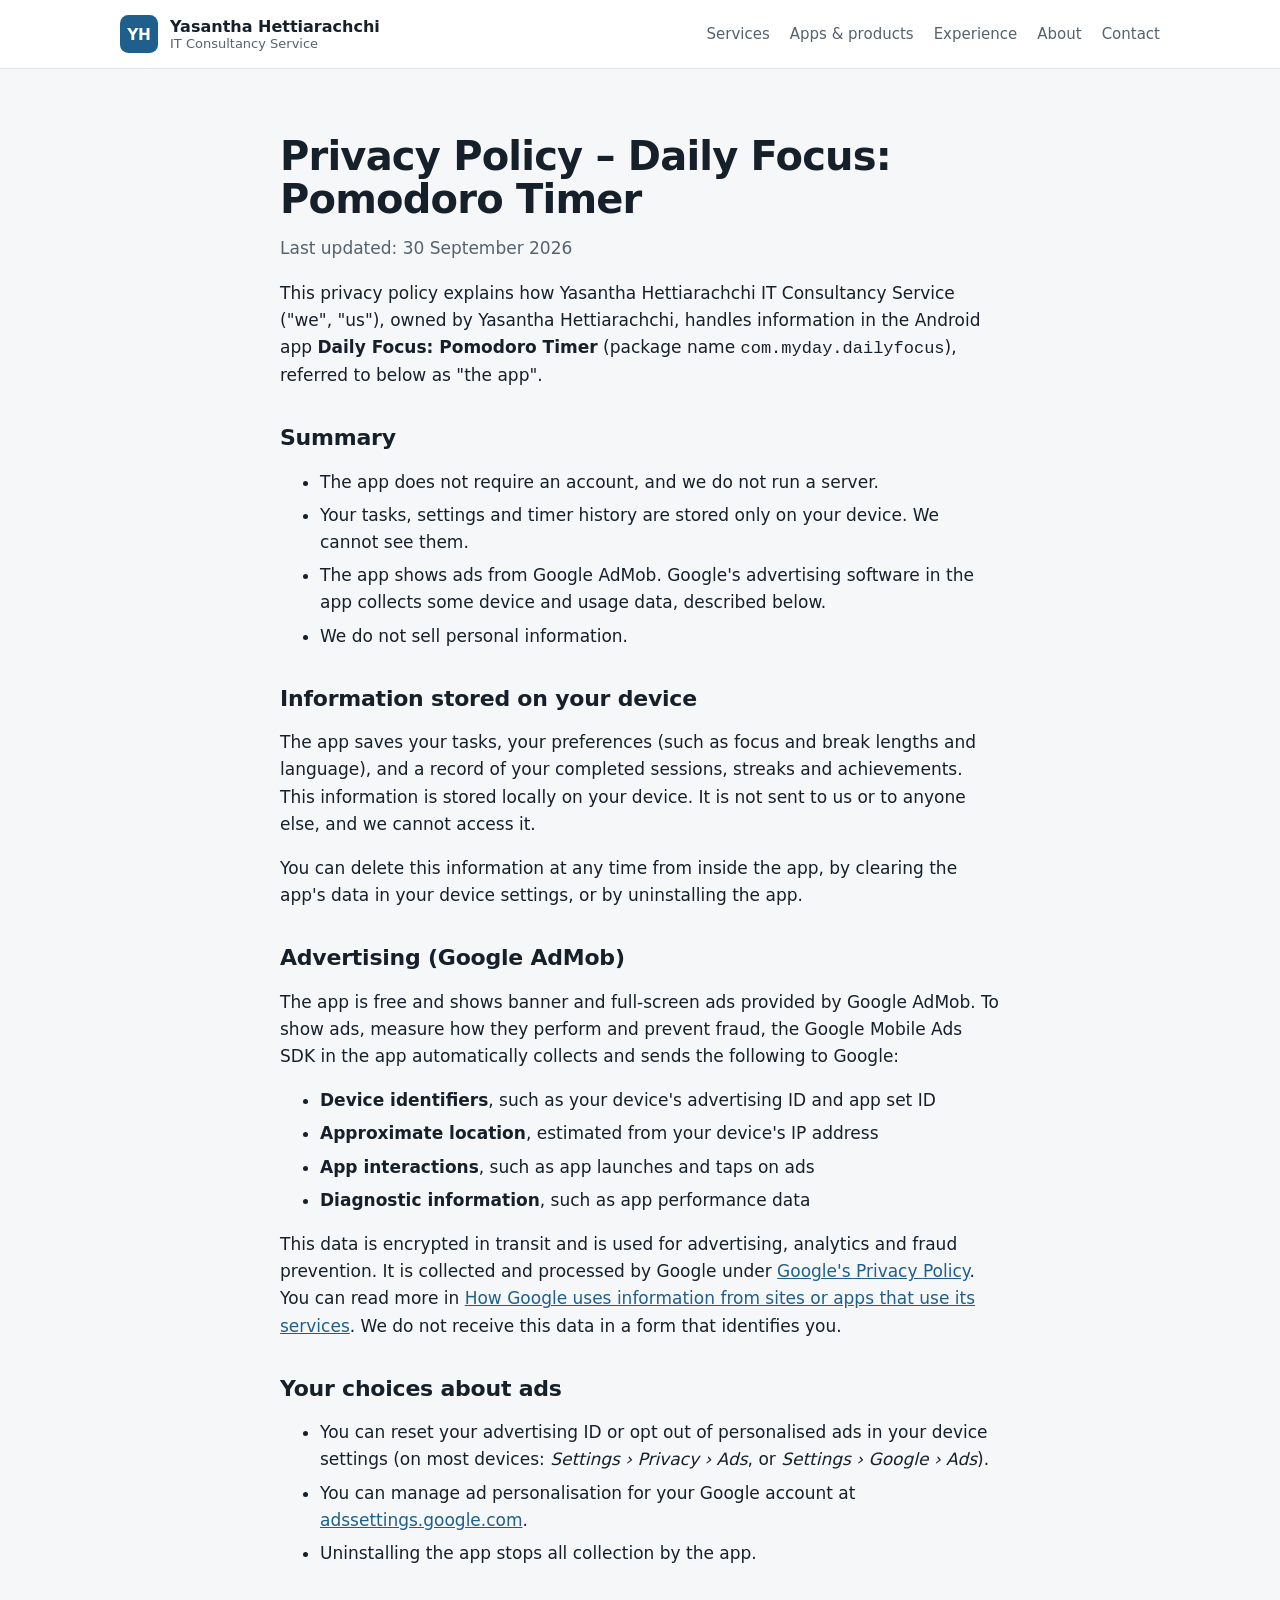
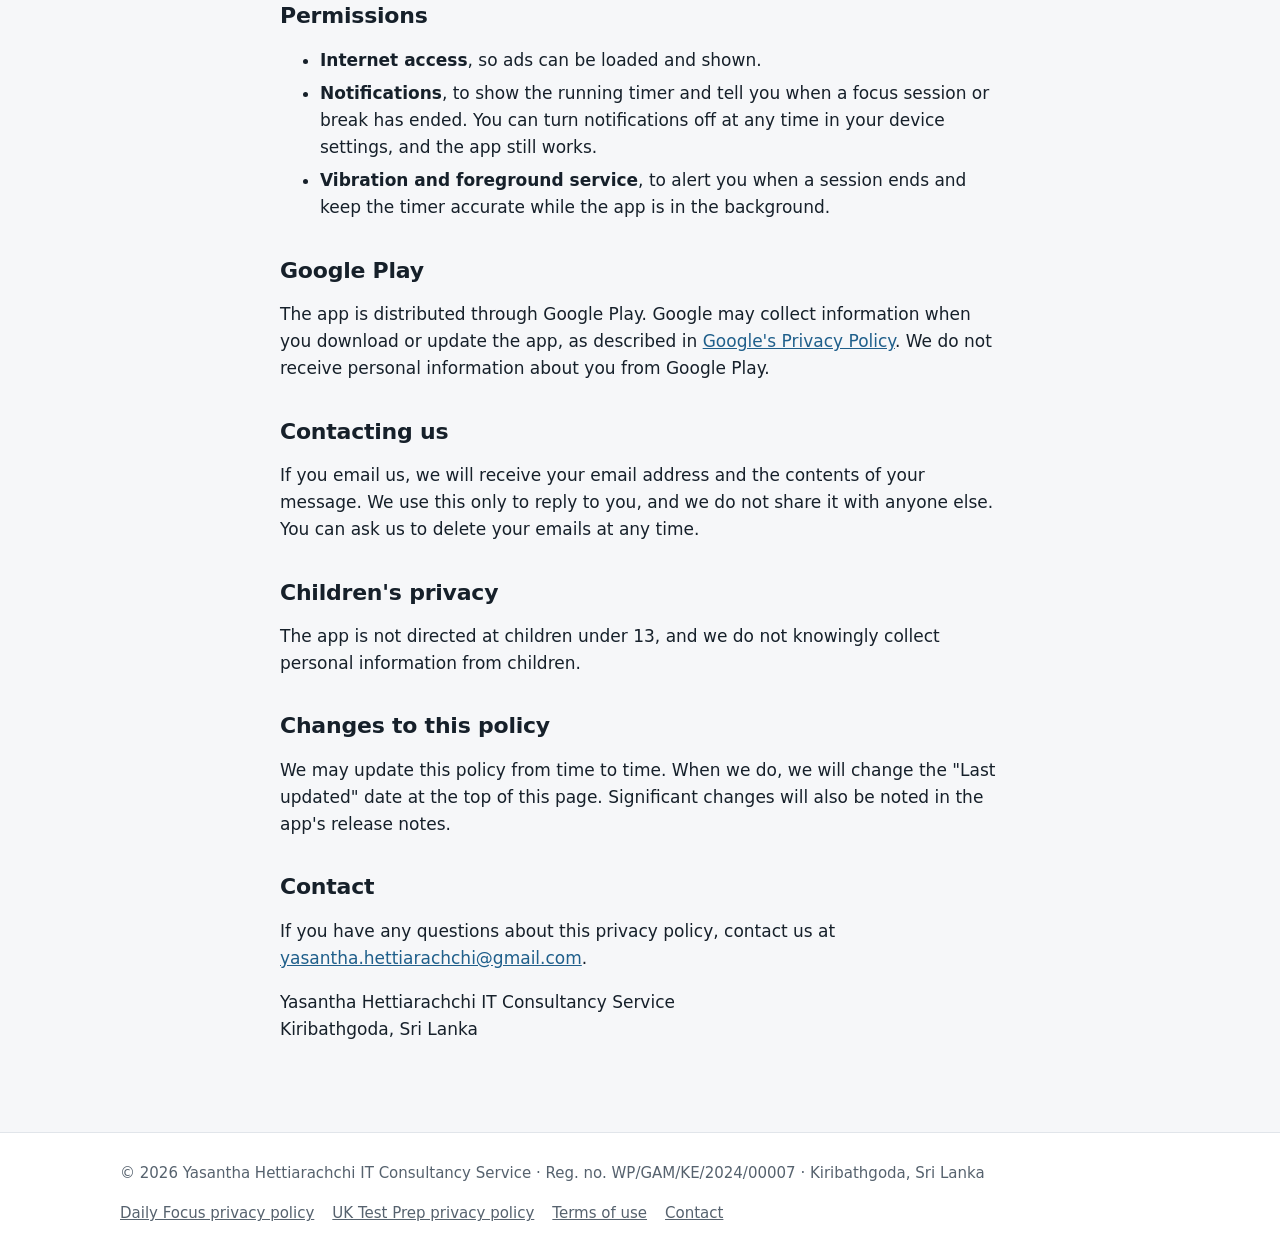
<file: privacy-policy.html>
<!doctype html>
<html lang="en">
<head>
  <meta charset="utf-8">
  <meta name="viewport" content="width=device-width, initial-scale=1">
  <title>Privacy Policy – Daily Focus: Pomodoro Timer</title>
  <meta name="description" content="Privacy policy for the Android app Daily Focus: Pomodoro Timer, published by Yasantha Hettiarachchi IT Consultancy Service.">
  <link rel="icon" href="/assets/icon.svg" type="image/svg+xml">
  <link rel="stylesheet" href="/assets/style.css">
</head>
<body>

<header class="site-header">
  <div class="wrap">
    <a class="brand" href="/">
      <img src="/assets/icon.svg" alt="" width="38" height="38">
      <span><strong>Yasantha Hettiarachchi</strong><span>IT Consultancy Service</span></span>
    </a>
    <nav class="nav" aria-label="Main">
      <a href="/#services">Services</a>
      <a href="/#apps">Apps &amp; products</a>
      <a href="/#experience">Experience</a>
      <a href="/#about">About</a>
      <a href="/#contact">Contact</a>
    </nav>
  </div>
</header>

<main class="doc">
  <h1>Privacy Policy – Daily Focus: Pomodoro Timer</h1>
  <p class="updated">Last updated: 30 September 2026</p>

  <p>This privacy policy explains how Yasantha Hettiarachchi IT Consultancy Service ("we", "us"), owned by Yasantha Hettiarachchi, handles information in the Android app <strong>Daily Focus: Pomodoro Timer</strong> (package name <code>com.myday.dailyfocus</code>), referred to below as "the app".</p>

  <h2>Summary</h2>
  <ul>
    <li>The app does not require an account, and we do not run a server.</li>
    <li>Your tasks, settings and timer history are stored only on your device. We cannot see them.</li>
    <li>The app shows ads from Google AdMob. Google's advertising software in the app collects some device and usage data, described below.</li>
    <li>We do not sell personal information.</li>
  </ul>

  <h2>Information stored on your device</h2>
  <p>The app saves your tasks, your preferences (such as focus and break lengths and language), and a record of your completed sessions, streaks and achievements. This information is stored locally on your device. It is not sent to us or to anyone else, and we cannot access it.</p>
  <p>You can delete this information at any time from inside the app, by clearing the app's data in your device settings, or by uninstalling the app.</p>

  <h2>Advertising (Google AdMob)</h2>
  <p>The app is free and shows banner and full-screen ads provided by Google AdMob. To show ads, measure how they perform and prevent fraud, the Google Mobile Ads SDK in the app automatically collects and sends the following to Google:</p>
  <ul>
    <li><strong>Device identifiers</strong>, such as your device's advertising ID and app set ID</li>
    <li><strong>Approximate location</strong>, estimated from your device's IP address</li>
    <li><strong>App interactions</strong>, such as app launches and taps on ads</li>
    <li><strong>Diagnostic information</strong>, such as app performance data</li>
  </ul>
  <p>This data is encrypted in transit and is used for advertising, analytics and fraud prevention. It is collected and processed by Google under <a href="https://policies.google.com/privacy">Google's Privacy Policy</a>. You can read more in <a href="https://policies.google.com/technologies/partner-sites">How Google uses information from sites or apps that use its services</a>. We do not receive this data in a form that identifies you.</p>

  <h2>Your choices about ads</h2>
  <ul>
    <li>You can reset your advertising ID or opt out of personalised ads in your device settings (on most devices: <em>Settings › Privacy › Ads</em>, or <em>Settings › Google › Ads</em>).</li>
    <li>You can manage ad personalisation for your Google account at <a href="https://adssettings.google.com">adssettings.google.com</a>.</li>
    <li>Uninstalling the app stops all collection by the app.</li>
  </ul>

  <h2>Permissions</h2>
  <ul>
    <li><strong>Internet access</strong>, so ads can be loaded and shown.</li>
    <li><strong>Notifications</strong>, to show the running timer and tell you when a focus session or break has ended. You can turn notifications off at any time in your device settings, and the app still works.</li>
    <li><strong>Vibration and foreground service</strong>, to alert you when a session ends and keep the timer accurate while the app is in the background.</li>
  </ul>

  <h2>Google Play</h2>
  <p>The app is distributed through Google Play. Google may collect information when you download or update the app, as described in <a href="https://policies.google.com/privacy">Google's Privacy Policy</a>. We do not receive personal information about you from Google Play.</p>

  <h2>Contacting us</h2>
  <p>If you email us, we will receive your email address and the contents of your message. We use this only to reply to you, and we do not share it with anyone else. You can ask us to delete your emails at any time.</p>

  <h2>Children's privacy</h2>
  <p>The app is not directed at children under 13, and we do not knowingly collect personal information from children.</p>

  <h2>Changes to this policy</h2>
  <p>We may update this policy from time to time. When we do, we will change the "Last updated" date at the top of this page. Significant changes will also be noted in the app's release notes.</p>

  <h2>Contact</h2>
  <p>If you have any questions about this privacy policy, contact us at <a href="mailto:yasantha.hettiarachchi@gmail.com">yasantha.hettiarachchi@gmail.com</a>.</p>
  <p>Yasantha Hettiarachchi IT Consultancy Service<br>Kiribathgoda, Sri Lanka</p>
</main>

<footer class="site-footer">
  <div class="wrap">
    <span>&copy; 2026 Yasantha Hettiarachchi IT Consultancy Service · Reg. no. WP/GAM/KE/2024/00007 · Kiribathgoda, Sri Lanka</span>
    <nav aria-label="Footer">
      <a href="/privacy-policy.html">Daily Focus privacy policy</a>
      <a href="https://lifeintheuktestcoach.co.uk/privacy-policy.html">UK Test Prep privacy policy</a>
      <a href="/terms.html">Terms of use</a>
      <a href="/#contact">Contact</a>
    </nav>
  </div>
</footer>

</body>
</html>
</file>
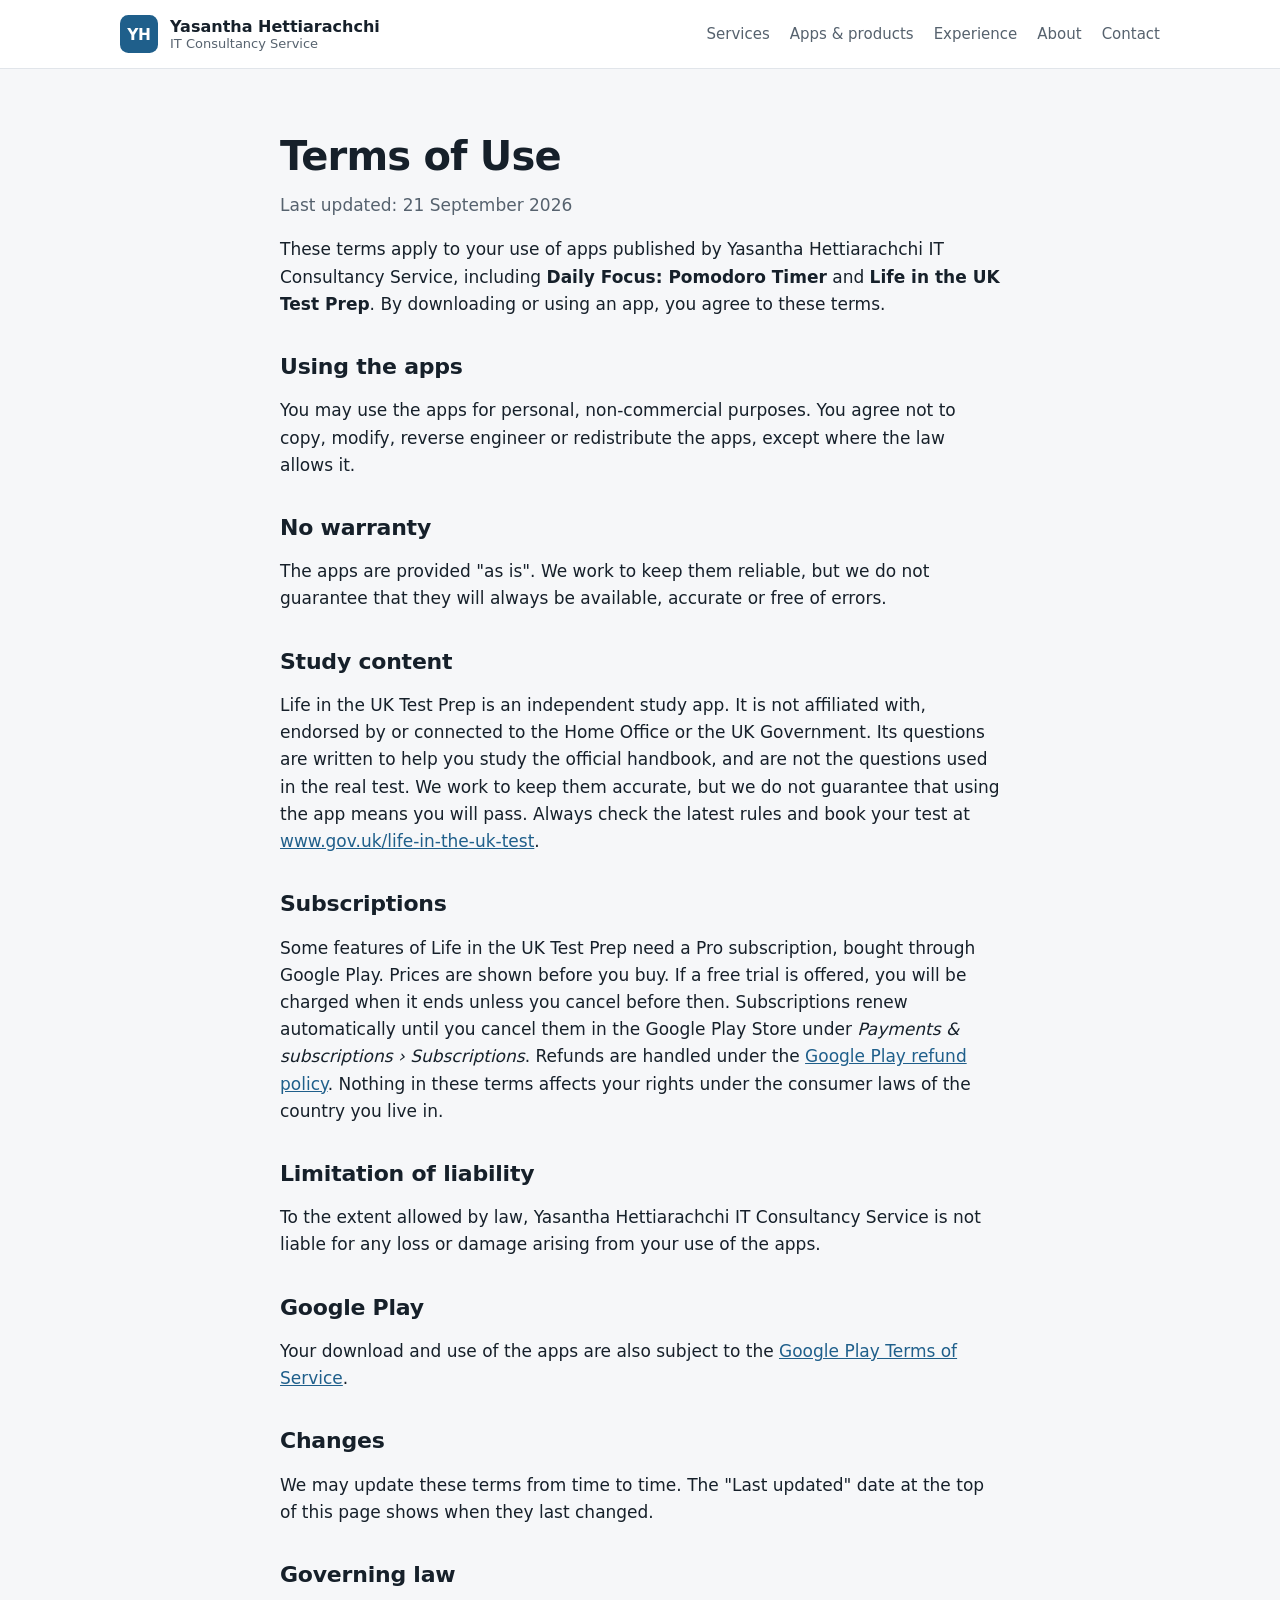
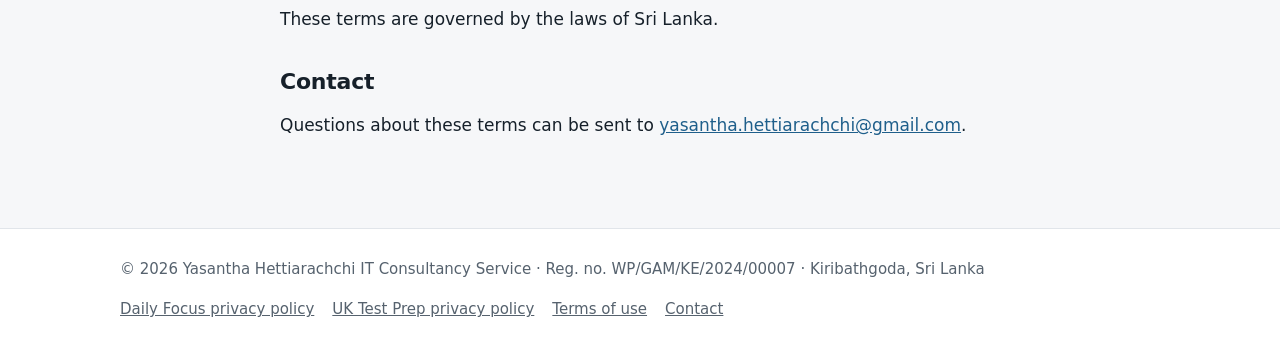
<file: terms.html>
<!doctype html>
<html lang="en">
<head>
  <meta charset="utf-8">
  <meta name="viewport" content="width=device-width, initial-scale=1">
  <title>Terms of Use – Yasantha Hettiarachchi IT Consultancy Service</title>
  <meta name="description" content="Terms of use for apps published by Yasantha Hettiarachchi IT Consultancy Service.">
  <link rel="icon" href="/assets/icon.svg" type="image/svg+xml">
  <link rel="stylesheet" href="/assets/style.css">
</head>
<body>

<header class="site-header">
  <div class="wrap">
    <a class="brand" href="/">
      <img src="/assets/icon.svg" alt="" width="38" height="38">
      <span><strong>Yasantha Hettiarachchi</strong><span>IT Consultancy Service</span></span>
    </a>
    <nav class="nav" aria-label="Main">
      <a href="/#services">Services</a>
      <a href="/#apps">Apps &amp; products</a>
      <a href="/#experience">Experience</a>
      <a href="/#about">About</a>
      <a href="/#contact">Contact</a>
    </nav>
  </div>
</header>

<main class="doc">
  <h1>Terms of Use</h1>
  <p class="updated">Last updated: 21 September 2026</p>

  <p>These terms apply to your use of apps published by Yasantha Hettiarachchi IT Consultancy Service, including <strong>Daily Focus: Pomodoro Timer</strong> and <strong>Life in the UK Test Prep</strong>. By downloading or using an app, you agree to these terms.</p>

  <h2>Using the apps</h2>
  <p>You may use the apps for personal, non-commercial purposes. You agree not to copy, modify, reverse engineer or redistribute the apps, except where the law allows it.</p>

  <h2>No warranty</h2>
  <p>The apps are provided "as is". We work to keep them reliable, but we do not guarantee that they will always be available, accurate or free of errors.</p>

  <h2>Study content</h2>
  <p>Life in the UK Test Prep is an independent study app. It is not affiliated with, endorsed by or connected to the Home Office or the UK Government. Its questions are written to help you study the official handbook, and are not the questions used in the real test. We work to keep them accurate, but we do not guarantee that using the app means you will pass. Always check the latest rules and book your test at <a href="https://www.gov.uk/life-in-the-uk-test">www.gov.uk/life-in-the-uk-test</a>.</p>

  <h2>Subscriptions</h2>
  <p>Some features of Life in the UK Test Prep need a Pro subscription, bought through Google Play. Prices are shown before you buy. If a free trial is offered, you will be charged when it ends unless you cancel before then. Subscriptions renew automatically until you cancel them in the Google Play Store under <em>Payments &amp; subscriptions › Subscriptions</em>. Refunds are handled under the <a href="https://support.google.com/googleplay/answer/2479637">Google Play refund policy</a>. Nothing in these terms affects your rights under the consumer laws of the country you live in.</p>

  <h2>Limitation of liability</h2>
  <p>To the extent allowed by law, Yasantha Hettiarachchi IT Consultancy Service is not liable for any loss or damage arising from your use of the apps.</p>

  <h2>Google Play</h2>
  <p>Your download and use of the apps are also subject to the <a href="https://play.google.com/about/play-terms/">Google Play Terms of Service</a>.</p>

  <h2>Changes</h2>
  <p>We may update these terms from time to time. The "Last updated" date at the top of this page shows when they last changed.</p>

  <h2>Governing law</h2>
  <p>These terms are governed by the laws of Sri Lanka.</p>

  <h2>Contact</h2>
  <p>Questions about these terms can be sent to <a href="mailto:yasantha.hettiarachchi@gmail.com">yasantha.hettiarachchi@gmail.com</a>.</p>
</main>

<footer class="site-footer">
  <div class="wrap">
    <span>&copy; 2026 Yasantha Hettiarachchi IT Consultancy Service · Reg. no. WP/GAM/KE/2024/00007 · Kiribathgoda, Sri Lanka</span>
    <nav aria-label="Footer">
      <a href="/privacy-policy.html">Daily Focus privacy policy</a>
      <a href="https://lifeintheuktestcoach.co.uk/privacy-policy.html">UK Test Prep privacy policy</a>
      <a href="/terms.html">Terms of use</a>
      <a href="/#contact">Contact</a>
    </nav>
  </div>
</footer>

</body>
</html>
</file>
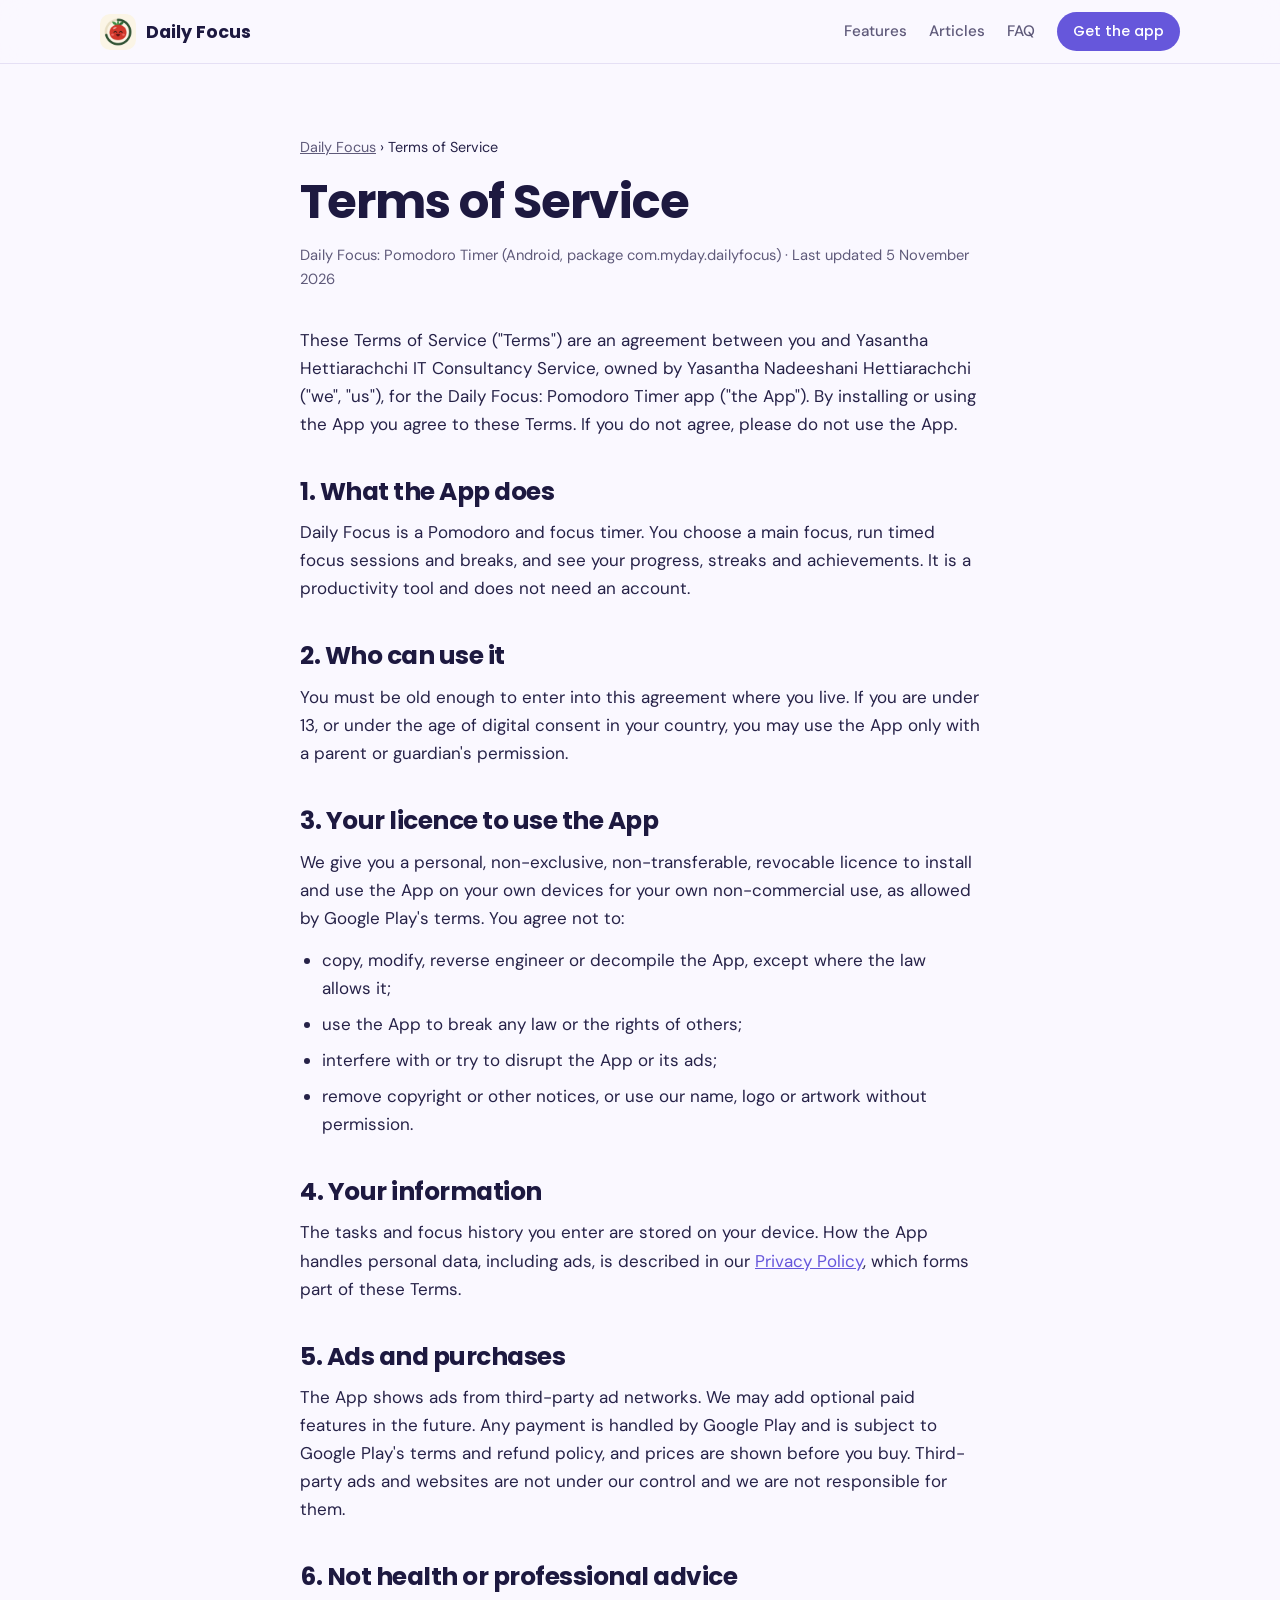
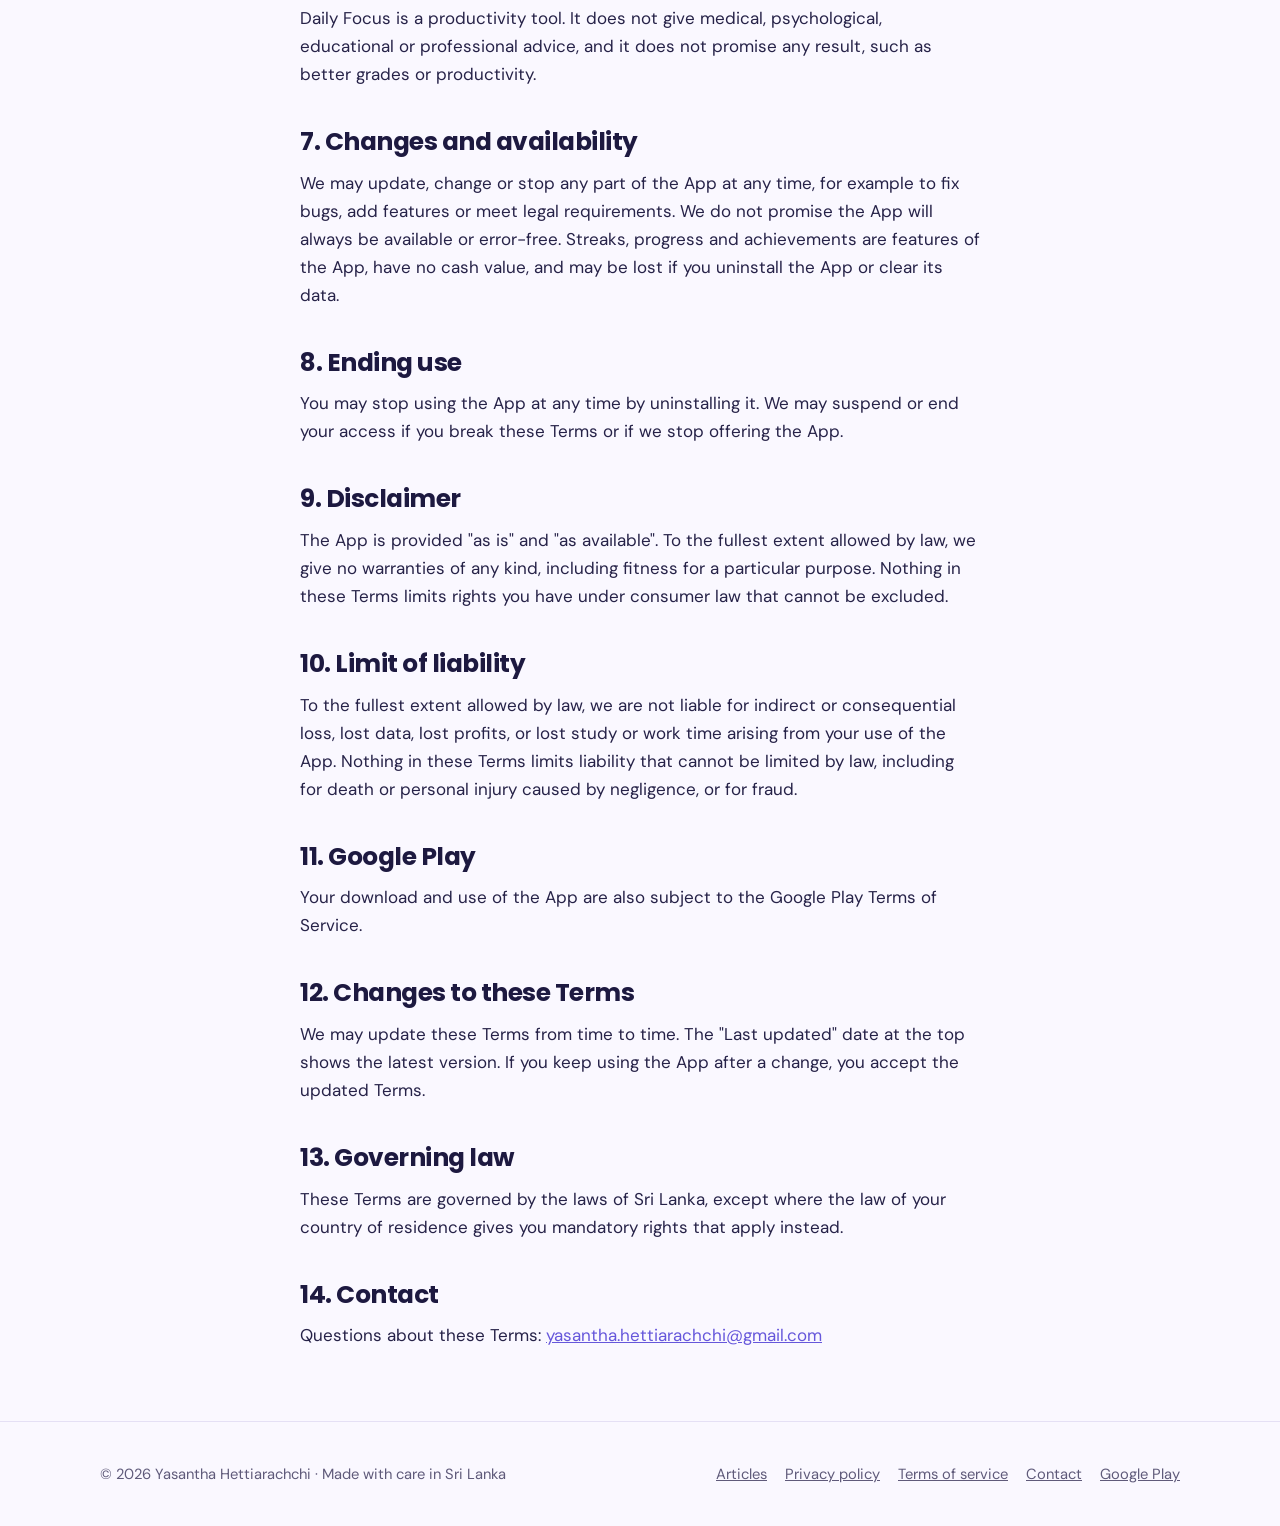
<file: dailyfocus/terms.html>
<!doctype html>
<html lang="en">
<head>
<meta charset="utf-8">
<meta name="viewport" content="width=device-width, initial-scale=1, viewport-fit=cover">
<title>Terms of Service | Daily Focus: Pomodoro Timer</title>
<meta name="description" content="Terms of Service for the Daily Focus: Pomodoro Timer Android app (com.myday.dailyfocus).">
<link rel="canonical" href="https://yasantha.github.io/dailyfocus/terms.html">
<meta name="theme-color" content="#6657db">
<link rel="icon" href="/dailyfocus/favicon.ico" sizes="any">
<link rel="icon" type="image/png" sizes="192x192" href="/dailyfocus/assets/mark-192.png">
<link rel="apple-touch-icon" href="/dailyfocus/assets/mark-180.png">
<meta property="og:type" content="website">
<meta property="og:site_name" content="Daily Focus">
<meta property="og:title" content="Terms of Service | Daily Focus: Pomodoro Timer">
<meta property="og:description" content="Terms of Service for the Daily Focus: Pomodoro Timer Android app.">
<meta property="og:url" content="https://yasantha.github.io/dailyfocus/terms.html">
<meta property="og:image" content="https://yasantha.github.io/dailyfocus/assets/og-image.png">
<meta name="twitter:card" content="summary_large_image">
<meta name="robots" content="index,follow">
<link rel="preconnect" href="https://fonts.googleapis.com">
<link rel="preconnect" href="https://fonts.gstatic.com" crossorigin>
<link rel="stylesheet" href="https://fonts.googleapis.com/css2?family=DM+Sans:opsz,wght@9..40,400;9..40,500;9..40,600&family=Poppins:wght@600;700&display=swap">
<link rel="stylesheet" href="/dailyfocus/assets/site.css">
</head>
<body>
<header class="site-header">
  <div class="wrap">
    <a class="brand" href="/dailyfocus/"><img src="/dailyfocus/assets/mark-192.png" alt="" width="36" height="36">Daily Focus</a>
    <nav class="nav" aria-label="Main">
      <a class="hide-sm" href="/dailyfocus/#features">Features</a>
      <a class="hide-sm" href="/dailyfocus/blog/">Articles</a>
      <a class="hide-sm" href="/dailyfocus/#faq">FAQ</a>
      <a class="btn btn-small" href="https://play.google.com/store/apps/details?id=com.myday.dailyfocus">Get the app</a>
    </nav>
  </div>
</header>
<main>
<article class="article wrap">
  <header>
    <p class="crumbs"><a href="/dailyfocus/">Daily Focus</a> › Terms of Service</p>
    <h1>Terms of Service</h1>
    <p class="meta">Daily Focus: Pomodoro Timer (Android, package com.myday.dailyfocus) · Last updated 5 November 2026</p>
  </header>
<p>These Terms of Service ("Terms") are an agreement between you and Yasantha Hettiarachchi IT Consultancy Service, owned by Yasantha Nadeeshani Hettiarachchi ("we", "us"), for the Daily Focus: Pomodoro Timer app ("the App"). By installing or using the App you agree to these Terms. If you do not agree, please do not use the App.</p>

<h2>1. What the App does</h2>
<p>Daily Focus is a Pomodoro and focus timer. You choose a main focus, run timed focus sessions and breaks, and see your progress, streaks and achievements. It is a productivity tool and does not need an account.</p>

<h2>2. Who can use it</h2>
<p>You must be old enough to enter into this agreement where you live. If you are under 13, or under the age of digital consent in your country, you may use the App only with a parent or guardian's permission.</p>

<h2>3. Your licence to use the App</h2>
<p>We give you a personal, non-exclusive, non-transferable, revocable licence to install and use the App on your own devices for your own non-commercial use, as allowed by Google Play's terms. You agree not to:</p>
<ul>
  <li>copy, modify, reverse engineer or decompile the App, except where the law allows it;</li>
  <li>use the App to break any law or the rights of others;</li>
  <li>interfere with or try to disrupt the App or its ads;</li>
  <li>remove copyright or other notices, or use our name, logo or artwork without permission.</li>
</ul>

<h2>4. Your information</h2>
<p>The tasks and focus history you enter are stored on your device. How the App handles personal data, including ads, is described in our <a href="https://yasantha.github.io/privacy-policy.html">Privacy Policy</a>, which forms part of these Terms.</p>

<h2>5. Ads and purchases</h2>
<p>The App shows ads from third-party ad networks. We may add optional paid features in the future. Any payment is handled by Google Play and is subject to Google Play's terms and refund policy, and prices are shown before you buy. Third-party ads and websites are not under our control and we are not responsible for them.</p>

<h2>6. Not health or professional advice</h2>
<p>Daily Focus is a productivity tool. It does not give medical, psychological, educational or professional advice, and it does not promise any result, such as better grades or productivity.</p>

<h2>7. Changes and availability</h2>
<p>We may update, change or stop any part of the App at any time, for example to fix bugs, add features or meet legal requirements. We do not promise the App will always be available or error-free. Streaks, progress and achievements are features of the App, have no cash value, and may be lost if you uninstall the App or clear its data.</p>

<h2>8. Ending use</h2>
<p>You may stop using the App at any time by uninstalling it. We may suspend or end your access if you break these Terms or if we stop offering the App.</p>

<h2>9. Disclaimer</h2>
<p>The App is provided "as is" and "as available". To the fullest extent allowed by law, we give no warranties of any kind, including fitness for a particular purpose. Nothing in these Terms limits rights you have under consumer law that cannot be excluded.</p>

<h2>10. Limit of liability</h2>
<p>To the fullest extent allowed by law, we are not liable for indirect or consequential loss, lost data, lost profits, or lost study or work time arising from your use of the App. Nothing in these Terms limits liability that cannot be limited by law, including for death or personal injury caused by negligence, or for fraud.</p>

<h2>11. Google Play</h2>
<p>Your download and use of the App are also subject to the Google Play Terms of Service.</p>

<h2>12. Changes to these Terms</h2>
<p>We may update these Terms from time to time. The "Last updated" date at the top shows the latest version. If you keep using the App after a change, you accept the updated Terms.</p>

<h2>13. Governing law</h2>
<p>These Terms are governed by the laws of Sri Lanka, except where the law of your country of residence gives you mandatory rights that apply instead.</p>

<h2>14. Contact</h2>
<p>Questions about these Terms: <a href="mailto:yasantha.hettiarachchi@gmail.com">yasantha.hettiarachchi@gmail.com</a></p>

</article>
</main>
<footer class="site-footer">
  <div class="wrap">
    <p>© 2026 Yasantha Hettiarachchi · Made with care in Sri Lanka</p>
    <nav aria-label="Footer">
      <a href="/dailyfocus/blog/">Articles</a>
      <a href="https://yasantha.github.io/privacy-policy.html">Privacy policy</a>
      <a href="/dailyfocus/terms.html">Terms of service</a>
      <a href="mailto:yasantha.hettiarachchi@gmail.com">Contact</a>
      <a href="https://play.google.com/store/apps/details?id=com.myday.dailyfocus">Google Play</a>
    </nav>
  </div>
</footer>
</body>
</html>
</file>
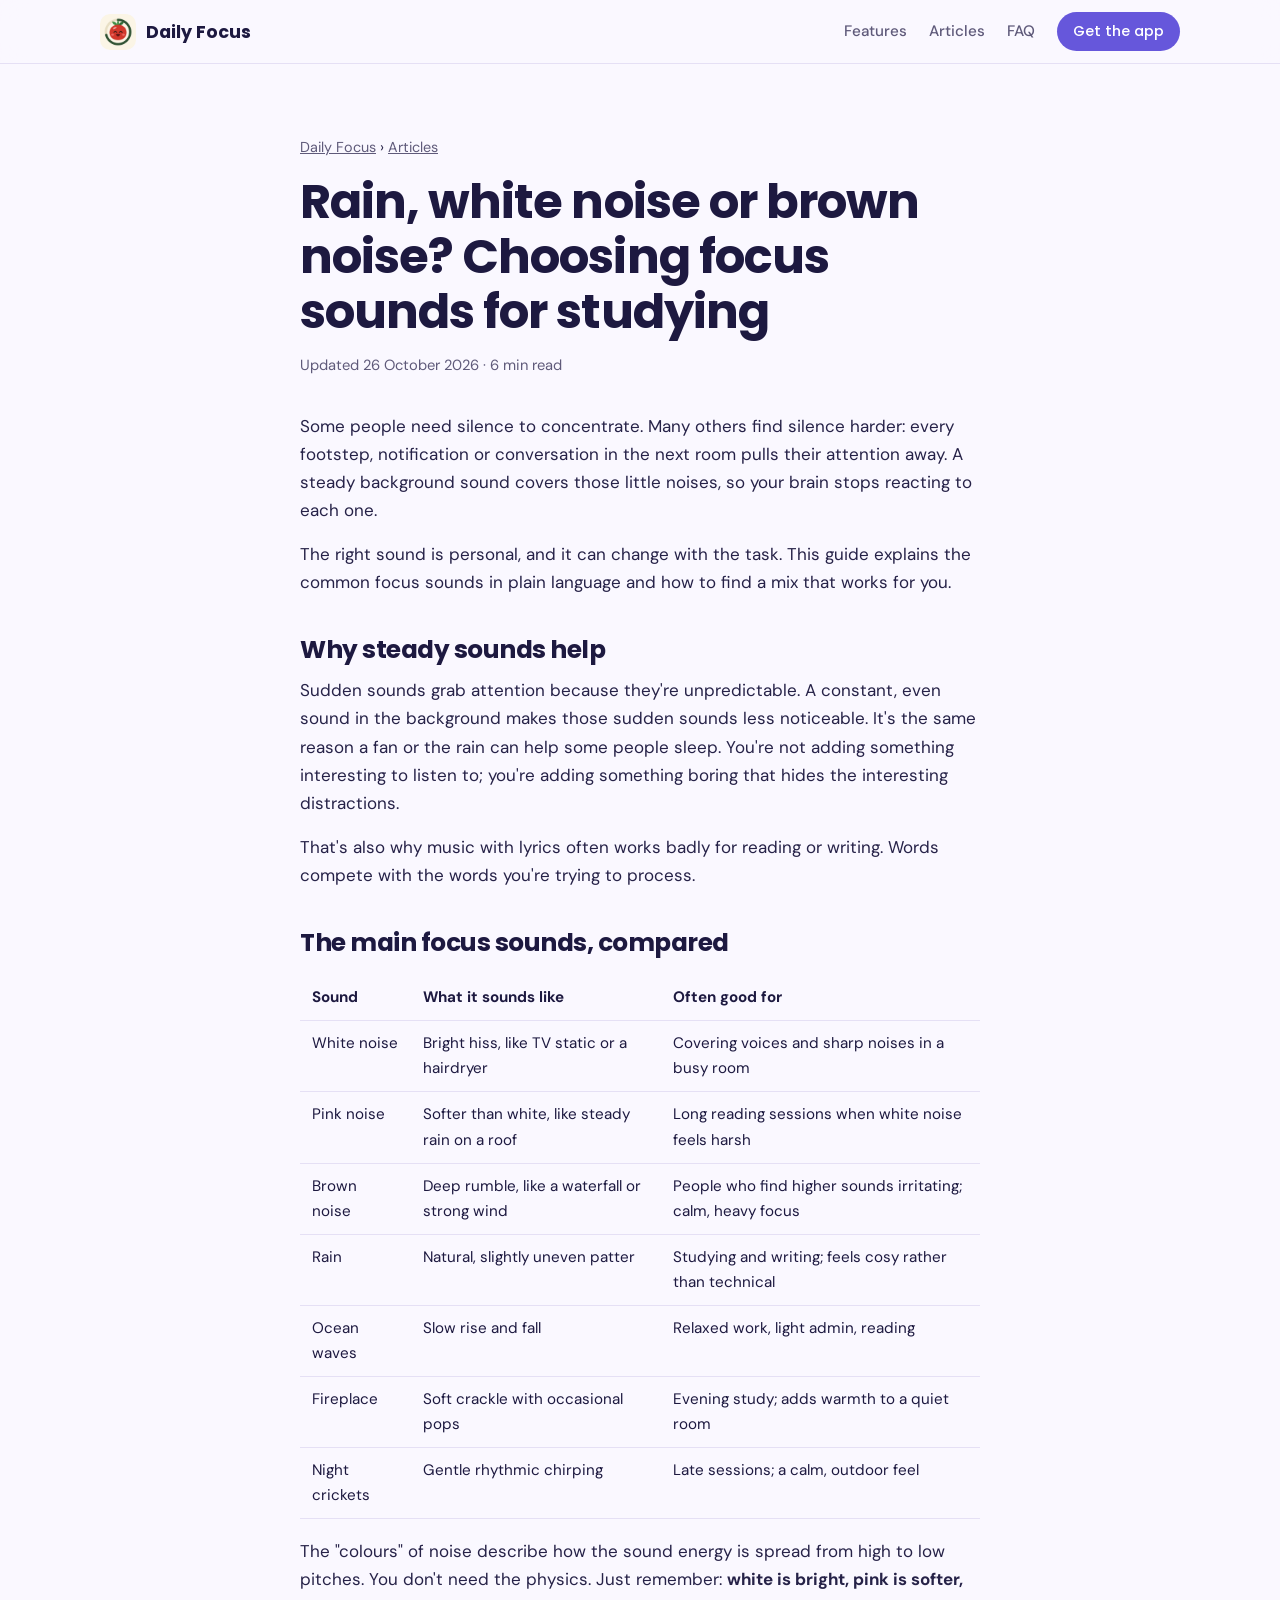
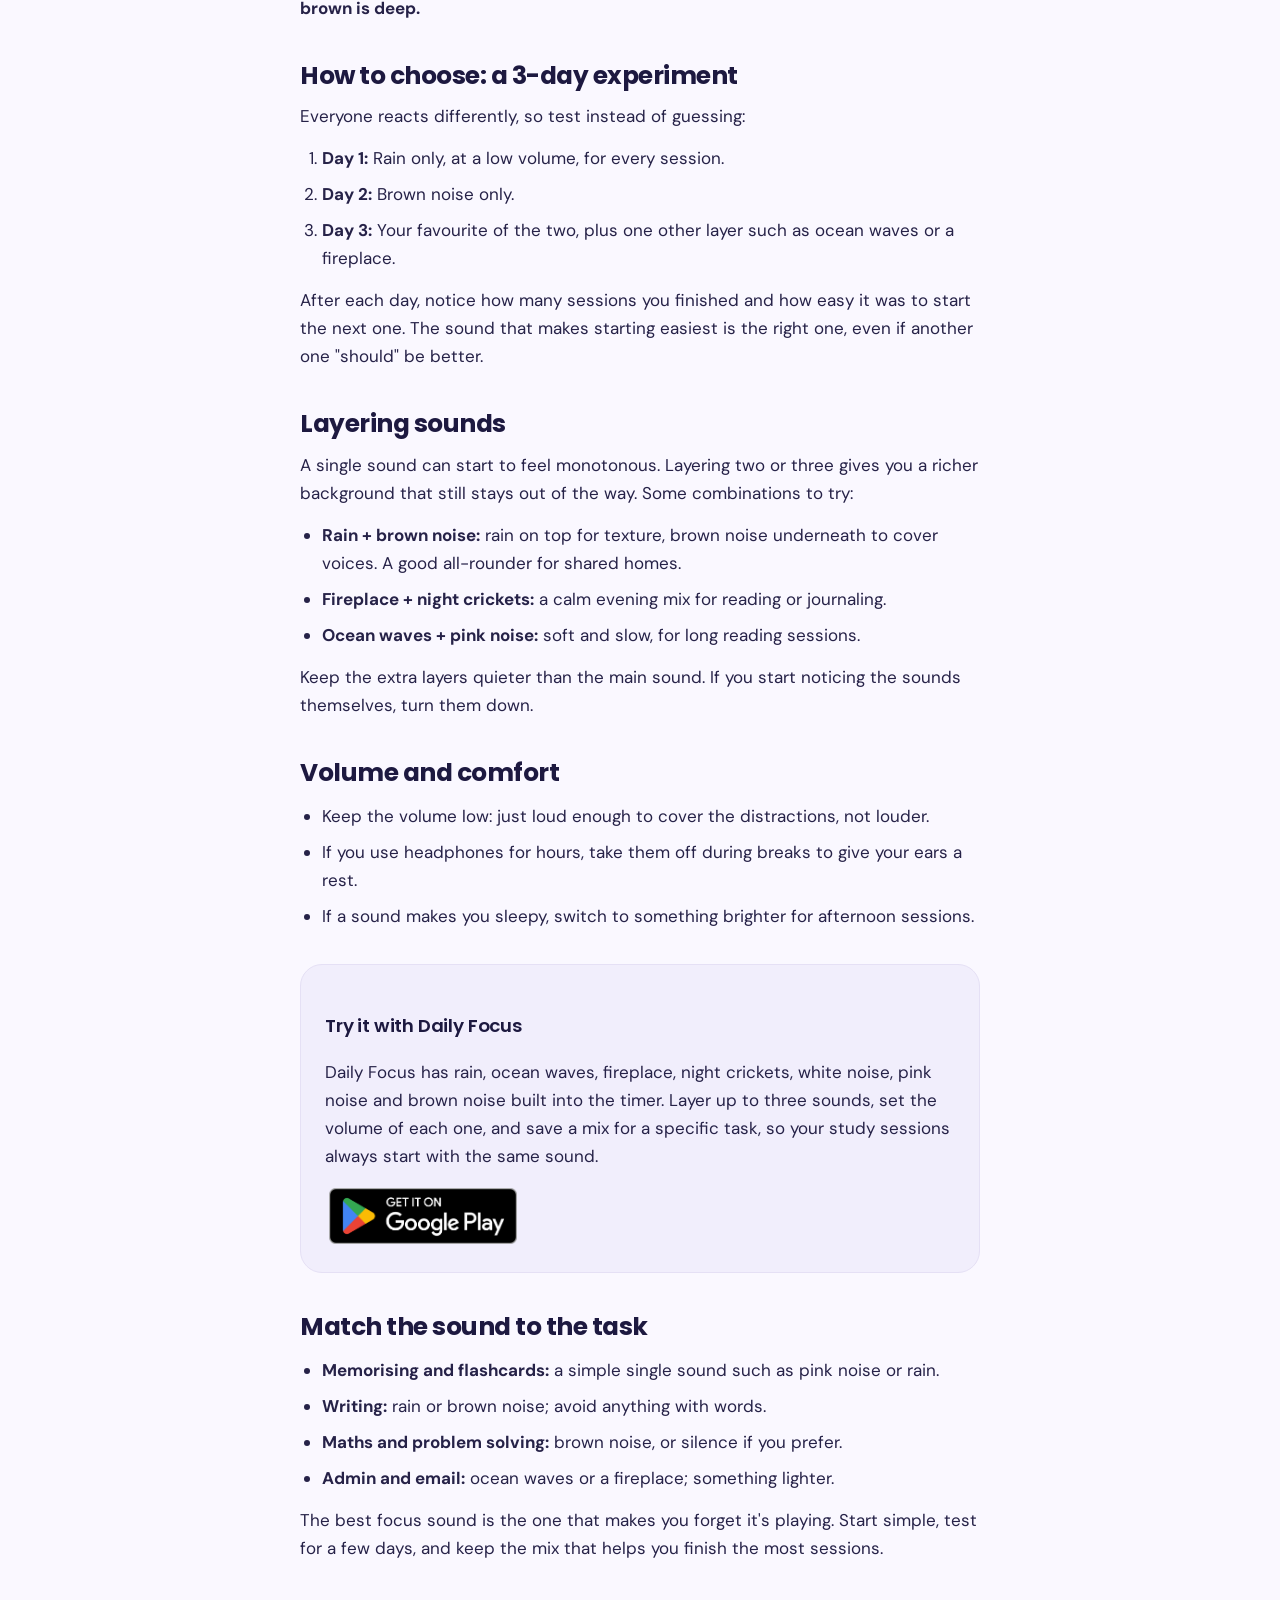
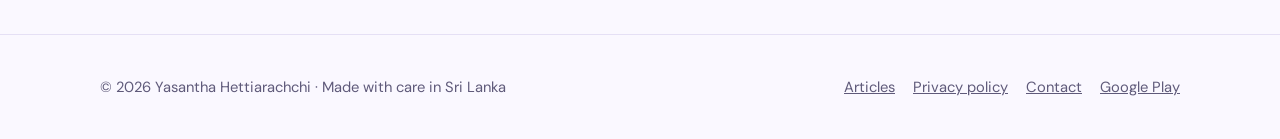
<file: dailyfocus/blog/best-focus-sounds-for-studying.html>
<!doctype html>
<html lang="en">
<head>
<meta charset="utf-8">
<meta name="viewport" content="width=device-width, initial-scale=1, viewport-fit=cover">
<title>Rain, White Noise or Brown Noise? How to Choose Focus Sounds for Studying</title>
<meta name="description" content="What rain, ocean, white, pink and brown noise sound like, when each one helps you focus, and how to build a layered focus sound mix.">
<link rel="canonical" href="https://yasantha.github.io/dailyfocus/blog/best-focus-sounds-for-studying.html">
<meta name="theme-color" content="#6657db">
<link rel="icon" href="/dailyfocus/favicon.ico" sizes="any">
<link rel="icon" type="image/png" sizes="192x192" href="/dailyfocus/assets/mark-192.png">
<link rel="apple-touch-icon" href="/dailyfocus/assets/mark-180.png">
<meta property="og:type" content="article">
<meta property="og:site_name" content="Daily Focus">
<meta property="og:title" content="Rain, White Noise or Brown Noise? How to Choose Focus Sounds for Studying">
<meta property="og:description" content="What rain, ocean, white, pink and brown noise sound like, when each one helps you focus, and how to build a layered focus sound mix.">
<meta property="og:url" content="https://yasantha.github.io/dailyfocus/blog/best-focus-sounds-for-studying.html">
<meta property="og:image" content="https://yasantha.github.io/dailyfocus/assets/og-image.png">
<meta property="og:image:width" content="1200">
<meta property="og:image:height" content="630">
<meta property="og:image:alt" content="Daily Focus guides on focus, studying and the Pomodoro technique">
<meta name="twitter:card" content="summary_large_image">
<meta name="twitter:title" content="Rain, White Noise or Brown Noise? How to Choose Focus Sounds for Studying">
<meta name="twitter:description" content="What rain, ocean, white, pink and brown noise sound like, when each one helps you focus, and how to build a layered focus sound mix.">
<link rel="preconnect" href="https://fonts.googleapis.com">
<link rel="preconnect" href="https://fonts.gstatic.com" crossorigin>
<link rel="stylesheet" href="https://fonts.googleapis.com/css2?family=DM+Sans:opsz,wght@9..40,400;9..40,500;9..40,600&family=Poppins:wght@600;700&display=swap">
<link rel="stylesheet" href="/dailyfocus/assets/site.css">
<script type="application/ld+json">
{
  "@context": "https://schema.org",
  "@type": "Article",
  "headline": "Rain, white noise or brown noise? Choosing focus sounds for studying",
  "description": "What rain, ocean, white, pink and brown noise sound like, when each one helps you focus, and how to build a layered focus sound mix.",
  "datePublished": "2026-10-26",
  "dateModified": "2026-10-26",
  "mainEntityOfPage": "https://yasantha.github.io/dailyfocus/blog/best-focus-sounds-for-studying.html",
  "image": "https://yasantha.github.io/dailyfocus/assets/og-image.png",
  "author": {
    "@type": "Organization",
    "name": "Daily Focus"
  },
  "publisher": {
    "@type": "Organization",
    "name": "Daily Focus",
    "logo": {
      "@type": "ImageObject",
      "url": "https://yasantha.github.io/dailyfocus/assets/mark-512.png"
    }
  }
}
</script>
<script type="application/ld+json">
{
  "@context": "https://schema.org",
  "@type": "BreadcrumbList",
  "itemListElement": [
    {
      "@type": "ListItem",
      "position": 1,
      "name": "Daily Focus",
      "item": "https://yasantha.github.io/dailyfocus/"
    },
    {
      "@type": "ListItem",
      "position": 2,
      "name": "Articles",
      "item": "https://yasantha.github.io/dailyfocus/blog/"
    },
    {
      "@type": "ListItem",
      "position": 3,
      "name": "Rain, white noise or brown noise? Choosing focus sounds for studying",
      "item": "https://yasantha.github.io/dailyfocus/blog/best-focus-sounds-for-studying.html"
    }
  ]
}
</script>
</head>
<body>
<header class="site-header">
  <div class="wrap">
    <a class="brand" href="/dailyfocus/"><img src="/dailyfocus/assets/mark-192.png" alt="" width="36" height="36">Daily Focus</a>
    <nav class="nav" aria-label="Main">
      <a class="hide-sm" href="/dailyfocus/#features">Features</a>
      <a class="hide-sm" href="/dailyfocus/blog/">Articles</a>
      <a class="hide-sm" href="/dailyfocus/#faq">FAQ</a>
      <a class="btn btn-small" href="https://play.google.com/store/apps/details?id=com.myday.dailyfocus&amp;referrer=utm_source%3Dwebsite%26utm_medium%3Dblog%26utm_campaign%3Dbest-focus-sounds-for-studying_header">Get the app</a>
    </nav>
  </div>
</header>
<main>
<article class="article wrap">
  <header>
    <p class="crumbs"><a href="/dailyfocus/">Daily Focus</a> › <a href="/dailyfocus/blog/">Articles</a></p>
    <h1>Rain, white noise or brown noise? Choosing focus sounds for studying</h1>
    <p class="meta">Updated 26 October 2026 · 6 min read</p>
  </header>
<p>Some people need silence to concentrate. Many others find silence harder: every footstep, notification or conversation in the next room pulls their attention away. A steady background sound covers those little noises, so your brain stops reacting to each one.</p>
<p>The right sound is personal, and it can change with the task. This guide explains the common focus sounds in plain language and how to find a mix that works for you.</p>

<h2>Why steady sounds help</h2>
<p>Sudden sounds grab attention because they're unpredictable. A constant, even sound in the background makes those sudden sounds less noticeable. It's the same reason a fan or the rain can help some people sleep. You're not adding something interesting to listen to; you're adding something boring that hides the interesting distractions.</p>
<p>That's also why music with lyrics often works badly for reading or writing. Words compete with the words you're trying to process.</p>

<h2>The main focus sounds, compared</h2>
<div class="table-scroll"><table>
  <thead><tr><th>Sound</th><th>What it sounds like</th><th>Often good for</th></tr></thead>
  <tbody>
    <tr><td>White noise</td><td>Bright hiss, like TV static or a hairdryer</td><td>Covering voices and sharp noises in a busy room</td></tr>
    <tr><td>Pink noise</td><td>Softer than white, like steady rain on a roof</td><td>Long reading sessions when white noise feels harsh</td></tr>
    <tr><td>Brown noise</td><td>Deep rumble, like a waterfall or strong wind</td><td>People who find higher sounds irritating; calm, heavy focus</td></tr>
    <tr><td>Rain</td><td>Natural, slightly uneven patter</td><td>Studying and writing; feels cosy rather than technical</td></tr>
    <tr><td>Ocean waves</td><td>Slow rise and fall</td><td>Relaxed work, light admin, reading</td></tr>
    <tr><td>Fireplace</td><td>Soft crackle with occasional pops</td><td>Evening study; adds warmth to a quiet room</td></tr>
    <tr><td>Night crickets</td><td>Gentle rhythmic chirping</td><td>Late sessions; a calm, outdoor feel</td></tr>
  </tbody>
</table></div>
<p>The "colours" of noise describe how the sound energy is spread from high to low pitches. You don't need the physics. Just remember: <strong>white is bright, pink is softer, brown is deep.</strong></p>

<h2>How to choose: a 3-day experiment</h2>
<p>Everyone reacts differently, so test instead of guessing:</p>
<ol>
  <li><strong>Day 1:</strong> Rain only, at a low volume, for every session.</li>
  <li><strong>Day 2:</strong> Brown noise only.</li>
  <li><strong>Day 3:</strong> Your favourite of the two, plus one other layer such as ocean waves or a fireplace.</li>
</ol>
<p>After each day, notice how many sessions you finished and how easy it was to start the next one. The sound that makes starting easiest is the right one, even if another one "should" be better.</p>

<h2>Layering sounds</h2>
<p>A single sound can start to feel monotonous. Layering two or three gives you a richer background that still stays out of the way. Some combinations to try:</p>
<ul>
  <li><strong>Rain + brown noise:</strong> rain on top for texture, brown noise underneath to cover voices. A good all-rounder for shared homes.</li>
  <li><strong>Fireplace + night crickets:</strong> a calm evening mix for reading or journaling.</li>
  <li><strong>Ocean waves + pink noise:</strong> soft and slow, for long reading sessions.</li>
</ul>
<p>Keep the extra layers quieter than the main sound. If you start noticing the sounds themselves, turn them down.</p>

<h2>Volume and comfort</h2>
<ul>
  <li>Keep the volume low: just loud enough to cover the distractions, not louder.</li>
  <li>If you use headphones for hours, take them off during breaks to give your ears a rest.</li>
  <li>If a sound makes you sleepy, switch to something brighter for afternoon sessions.</li>
</ul>

<div class="callout">
  <h3>Try it with Daily Focus</h3>
  <p>Daily Focus has rain, ocean waves, fireplace, night crickets, white noise, pink noise and brown noise built into the timer. Layer up to three sounds, set the volume of each one, and save a mix for a specific task, so your study sessions always start with the same sound.</p>
  <a class="play-badge" href="https://play.google.com/store/apps/details?id=com.myday.dailyfocus&amp;referrer=utm_source%3Dwebsite%26utm_medium%3Dblog%26utm_campaign%3Dbest-focus-sounds-for-studying"><img src="/dailyfocus/assets/google-play-badge.png" alt="Get it on Google Play" width="811" height="241"></a>
</div>

<h2>Match the sound to the task</h2>
<ul>
  <li><strong>Memorising and flashcards:</strong> a simple single sound such as pink noise or rain.</li>
  <li><strong>Writing:</strong> rain or brown noise; avoid anything with words.</li>
  <li><strong>Maths and problem solving:</strong> brown noise, or silence if you prefer.</li>
  <li><strong>Admin and email:</strong> ocean waves or a fireplace; something lighter.</li>
</ul>
<p>The best focus sound is the one that makes you forget it's playing. Start simple, test for a few days, and keep the mix that helps you finish the most sessions.</p>

</article>
</main>
<footer class="site-footer">
  <div class="wrap">
    <p>© 2026 Yasantha Hettiarachchi · Made with care in Sri Lanka</p>
    <nav aria-label="Footer">
      <a href="/dailyfocus/blog/">Articles</a>
      <a href="https://yasantha.github.io/privacy-policy.html">Privacy policy</a>
      <a href="mailto:yasantha.hettiarachchi@gmail.com">Contact</a>
      <a href="https://play.google.com/store/apps/details?id=com.myday.dailyfocus&amp;referrer=utm_source%3Dwebsite%26utm_medium%3Dblog%26utm_campaign%3Dbest-focus-sounds-for-studying_footer">Google Play</a>
    </nav>
  </div>
</footer>
</body>
</html>
</file>
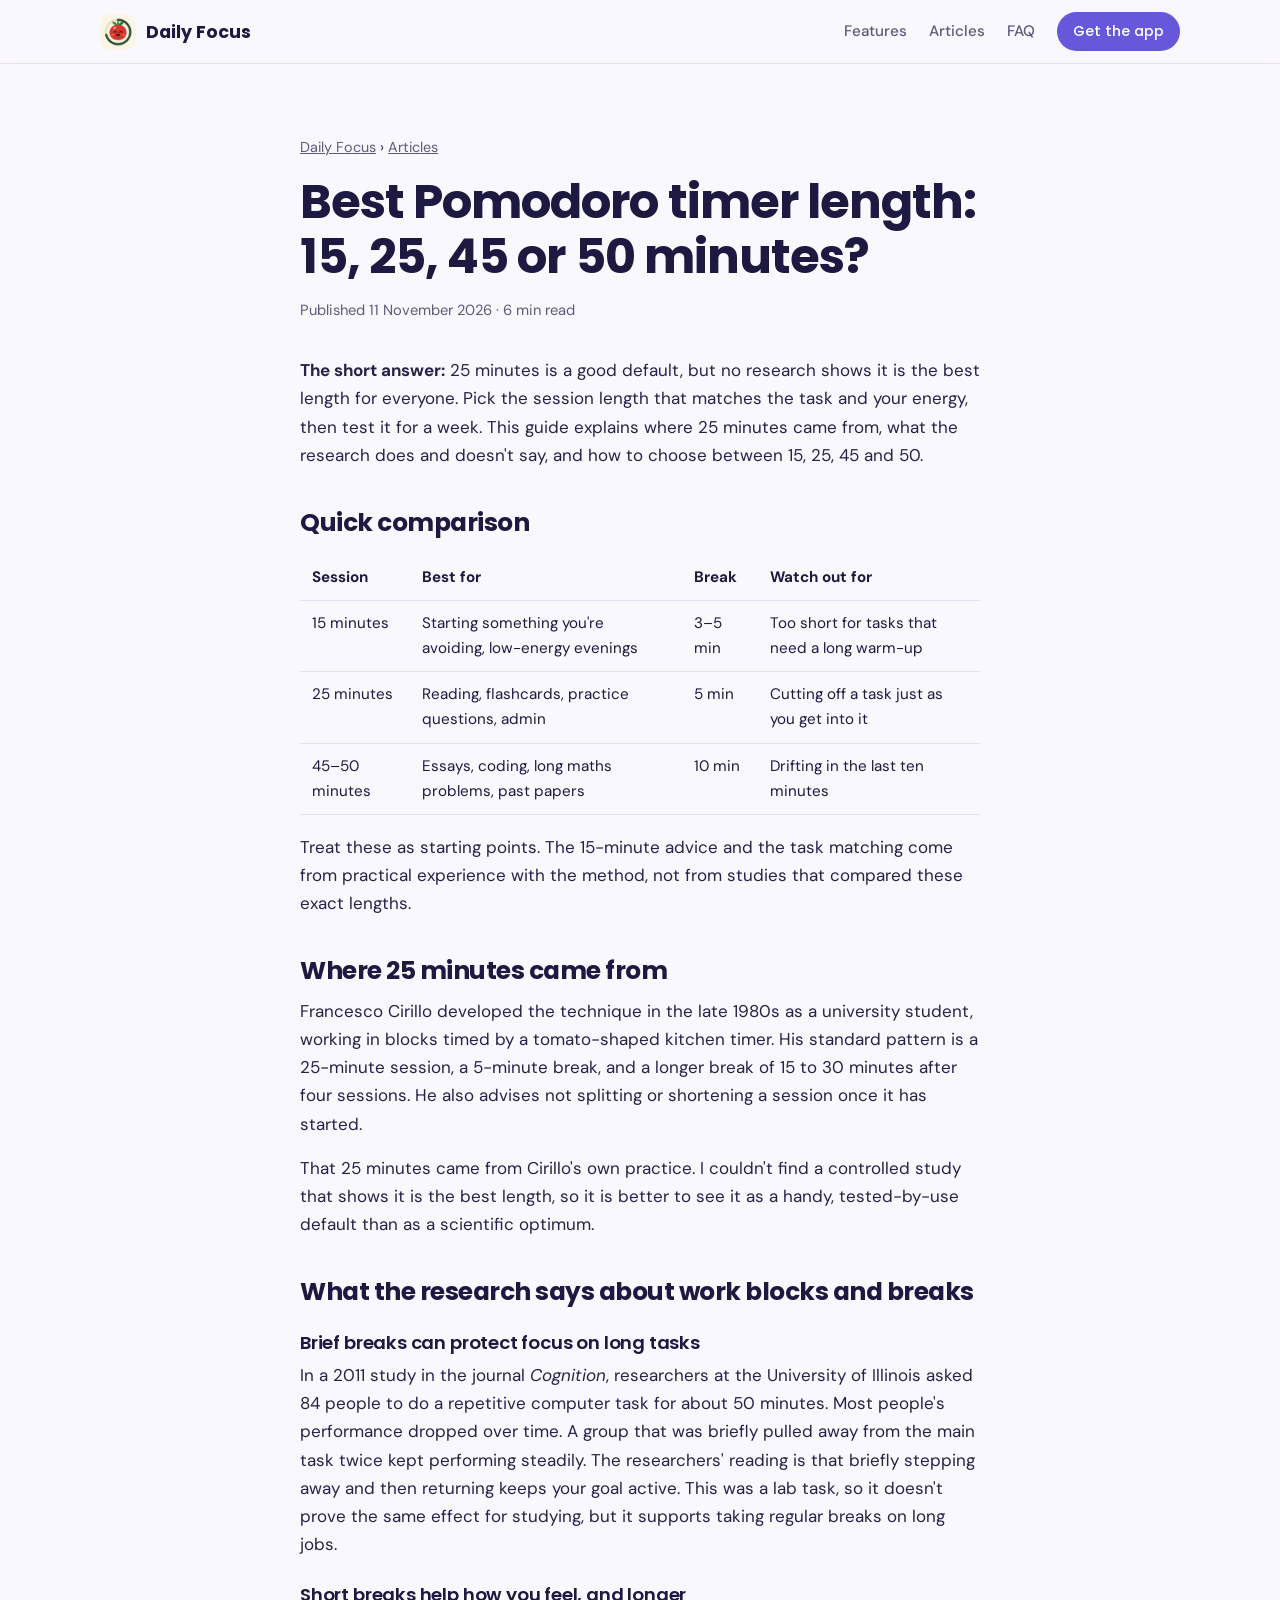
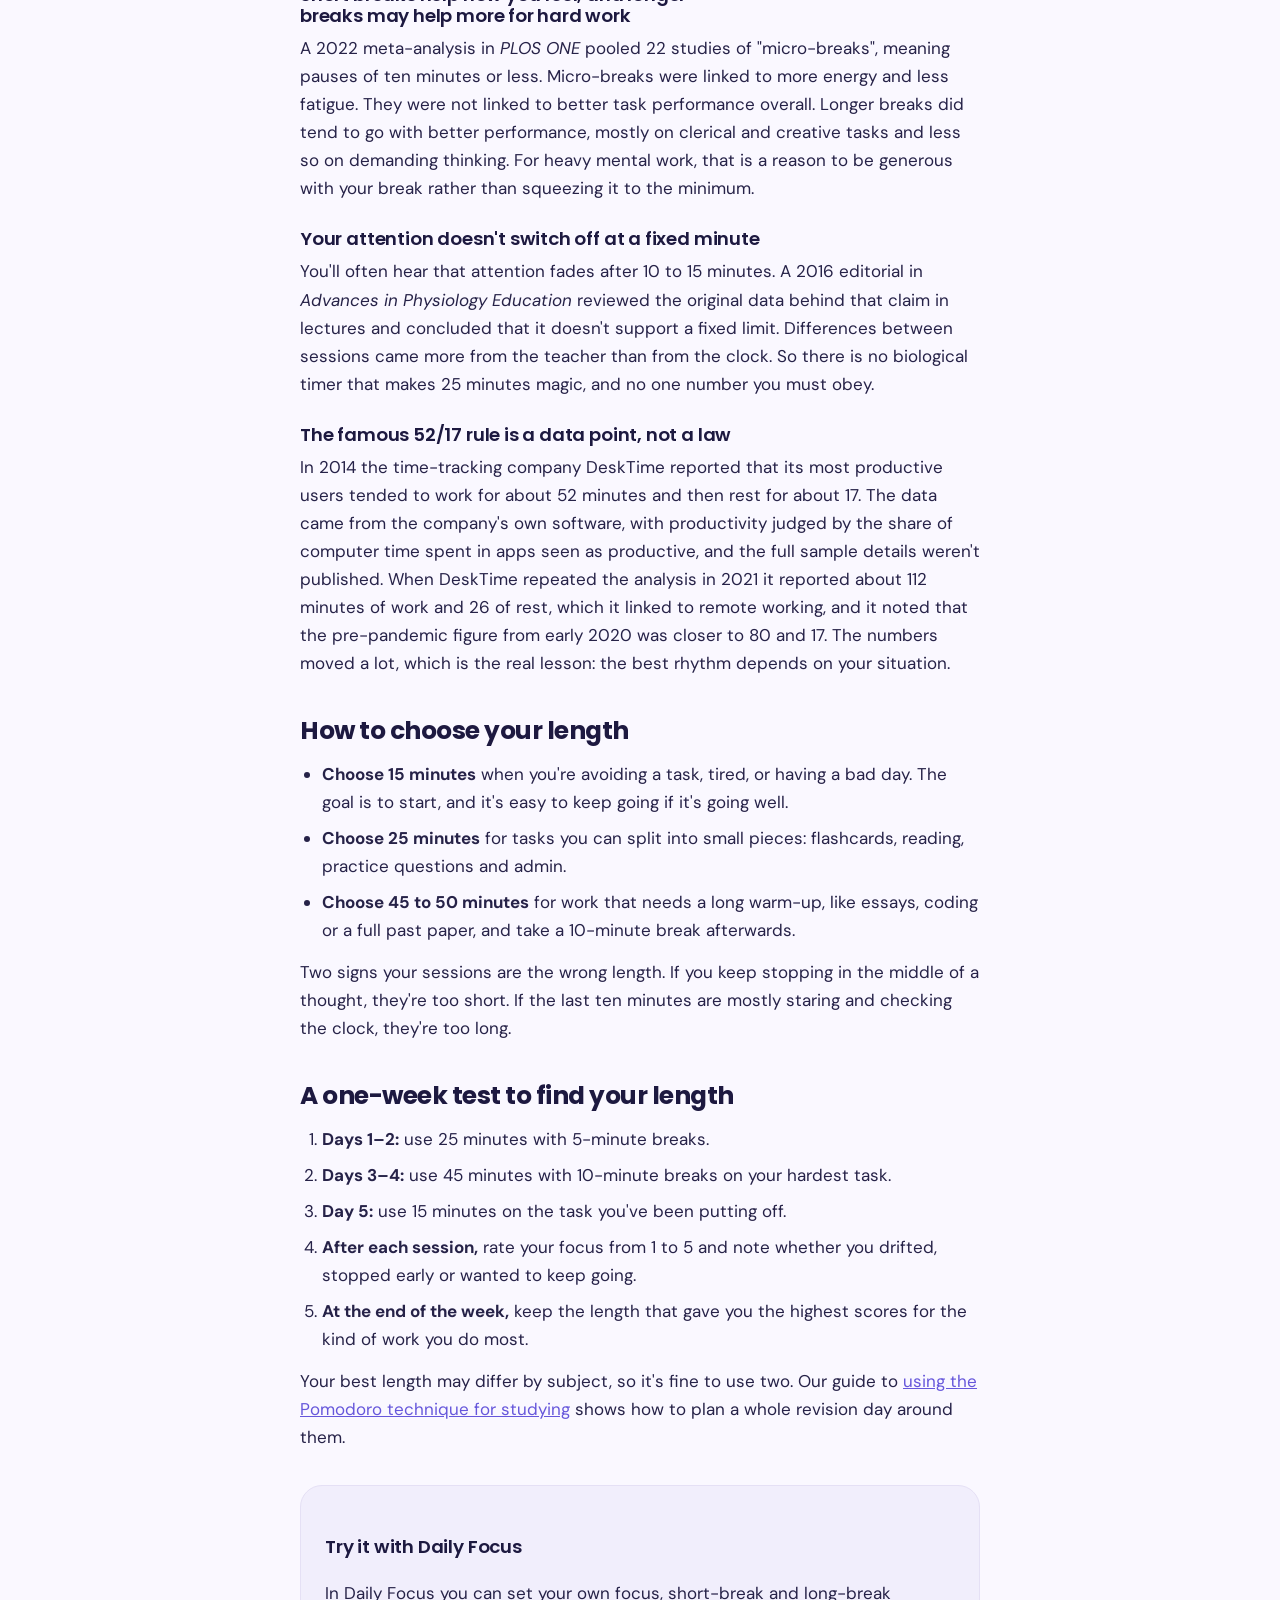
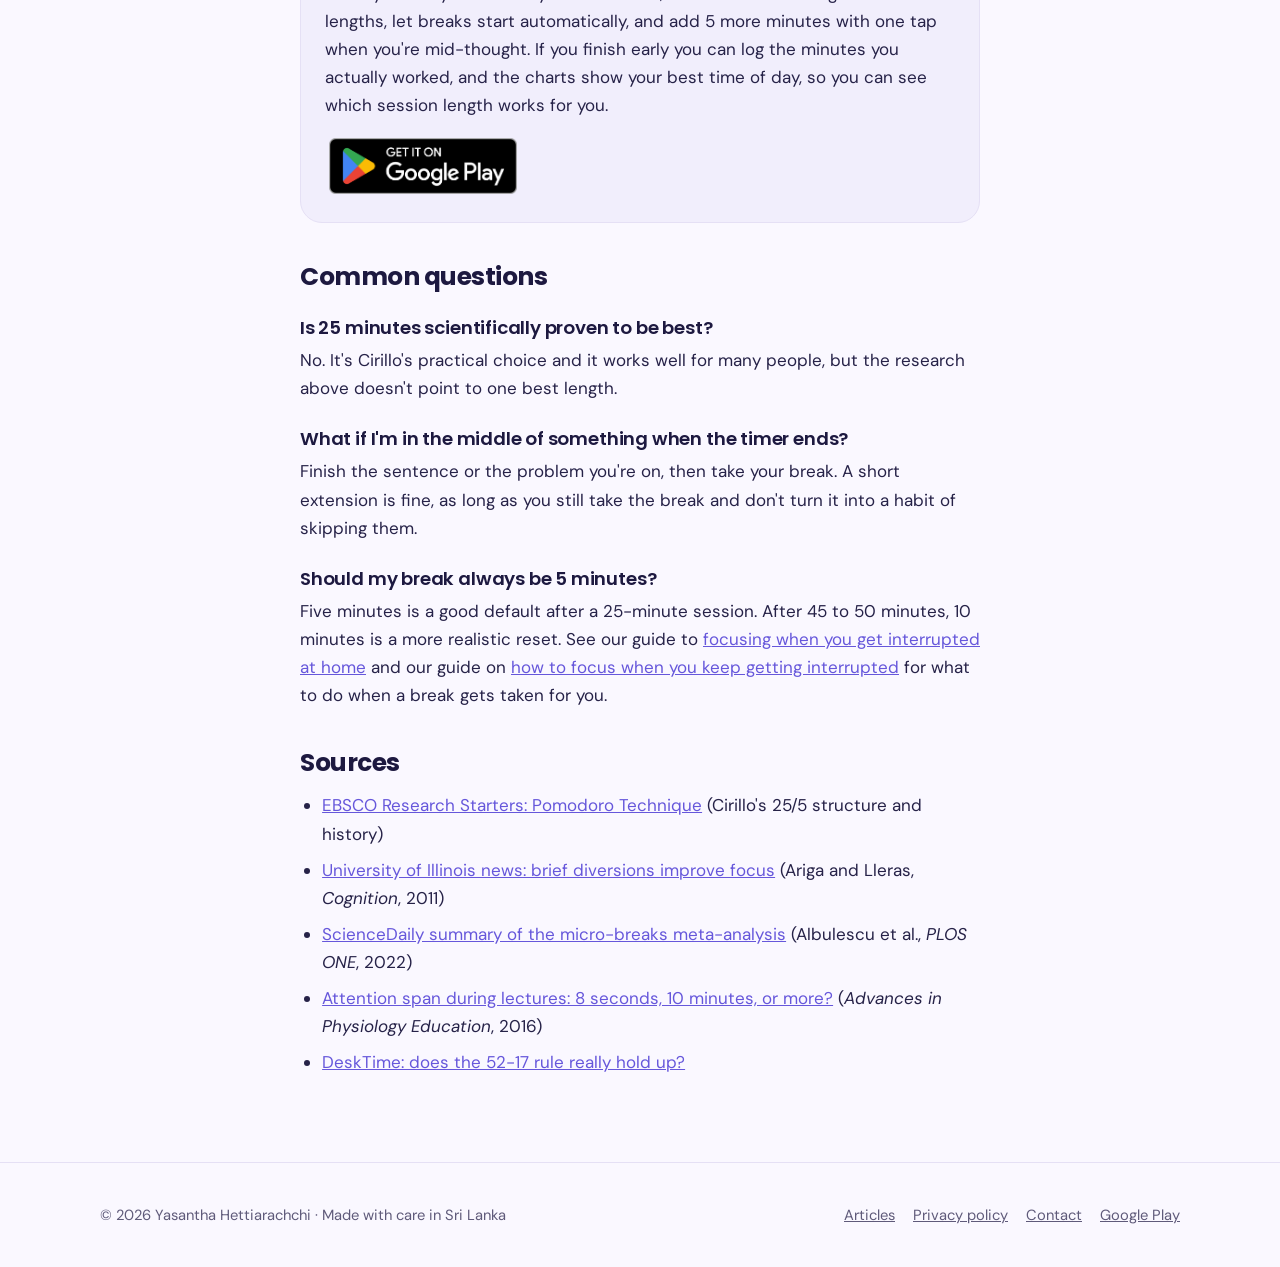
<file: dailyfocus/blog/best-pomodoro-timer-length.html>
<!doctype html>
<html lang="en">
<head>
<meta charset="utf-8">
<meta name="viewport" content="width=device-width, initial-scale=1, viewport-fit=cover">
<title>Best Pomodoro Timer Length: 15, 25, 45 or 50 Minutes?</title>
<meta name="description" content="Is 25 minutes the best Pomodoro length? Compare 15, 25, 45 and 50-minute sessions, what research says about breaks, and how to find your own rhythm.">
<link rel="canonical" href="https://yasantha.github.io/dailyfocus/blog/best-pomodoro-timer-length.html">
<meta name="theme-color" content="#6657db">
<link rel="icon" href="/dailyfocus/favicon.ico" sizes="any">
<link rel="icon" type="image/png" sizes="192x192" href="/dailyfocus/assets/mark-192.png">
<link rel="apple-touch-icon" href="/dailyfocus/assets/mark-180.png">
<meta property="og:type" content="article">
<meta property="og:site_name" content="Daily Focus">
<meta property="og:title" content="Best Pomodoro Timer Length: 15, 25, 45 or 50 Minutes?">
<meta property="og:description" content="Is 25 minutes the best Pomodoro length? Compare 15, 25, 45 and 50-minute sessions, what research says about breaks, and how to find your own rhythm.">
<meta property="og:url" content="https://yasantha.github.io/dailyfocus/blog/best-pomodoro-timer-length.html">
<meta property="og:image" content="https://yasantha.github.io/dailyfocus/assets/og-image.png">
<meta property="og:image:width" content="1200">
<meta property="og:image:height" content="630">
<meta property="og:image:alt" content="Daily Focus guides on focus, studying and the Pomodoro technique">
<meta name="twitter:card" content="summary_large_image">
<meta name="twitter:title" content="Best Pomodoro Timer Length: 15, 25, 45 or 50 Minutes?">
<meta name="twitter:description" content="Is 25 minutes the best Pomodoro length? Compare 15, 25, 45 and 50-minute sessions, what research says about breaks, and how to find your own rhythm.">
<link rel="preconnect" href="https://fonts.googleapis.com">
<link rel="preconnect" href="https://fonts.gstatic.com" crossorigin>
<link rel="stylesheet" href="https://fonts.googleapis.com/css2?family=DM+Sans:opsz,wght@9..40,400;9..40,500;9..40,600&family=Poppins:wght@600;700&display=swap">
<link rel="stylesheet" href="/dailyfocus/assets/site.css">
<script type="application/ld+json">
{
  "@context": "https://schema.org",
  "@type": "Article",
  "headline": "Best Pomodoro timer length: 15, 25, 45 or 50 minutes?",
  "description": "Is 25 minutes the best Pomodoro length? Compare 15, 25, 45 and 50-minute sessions, what research says about breaks, and how to find your own rhythm.",
  "datePublished": "2026-11-11",
  "dateModified": "2026-11-11",
  "mainEntityOfPage": "https://yasantha.github.io/dailyfocus/blog/best-pomodoro-timer-length.html",
  "image": "https://yasantha.github.io/dailyfocus/assets/og-image.png",
  "author": {
    "@type": "Organization",
    "name": "Daily Focus"
  },
  "publisher": {
    "@type": "Organization",
    "name": "Daily Focus",
    "logo": {
      "@type": "ImageObject",
      "url": "https://yasantha.github.io/dailyfocus/assets/mark-512.png"
    }
  }
}
</script>
<script type="application/ld+json">
{
  "@context": "https://schema.org",
  "@type": "BreadcrumbList",
  "itemListElement": [
    {
      "@type": "ListItem",
      "position": 1,
      "name": "Daily Focus",
      "item": "https://yasantha.github.io/dailyfocus/"
    },
    {
      "@type": "ListItem",
      "position": 2,
      "name": "Articles",
      "item": "https://yasantha.github.io/dailyfocus/blog/"
    },
    {
      "@type": "ListItem",
      "position": 3,
      "name": "Best Pomodoro timer length: 15, 25, 45 or 50 minutes?",
      "item": "https://yasantha.github.io/dailyfocus/blog/best-pomodoro-timer-length.html"
    }
  ]
}
</script>
</head>
<body>
<header class="site-header">
  <div class="wrap">
    <a class="brand" href="/dailyfocus/"><img src="/dailyfocus/assets/mark-192.png" alt="" width="36" height="36">Daily Focus</a>
    <nav class="nav" aria-label="Main">
      <a class="hide-sm" href="/dailyfocus/#features">Features</a>
      <a class="hide-sm" href="/dailyfocus/blog/">Articles</a>
      <a class="hide-sm" href="/dailyfocus/#faq">FAQ</a>
      <a class="btn btn-small" href="https://play.google.com/store/apps/details?id=com.myday.dailyfocus&amp;referrer=utm_source%3Dwebsite%26utm_medium%3Dblog%26utm_campaign%3Dbest-pomodoro-timer-length_header">Get the app</a>
    </nav>
  </div>
</header>
<main>
<article class="article wrap">
  <header>
    <p class="crumbs"><a href="/dailyfocus/">Daily Focus</a> › <a href="/dailyfocus/blog/">Articles</a></p>
    <h1>Best Pomodoro timer length: 15, 25, 45 or 50 minutes?</h1>
    <p class="meta">Published 11 November 2026 · 6 min read</p>
  </header>
<p><strong>The short answer:</strong> 25 minutes is a good default, but no research shows it is the best length for everyone. Pick the session length that matches the task and your energy, then test it for a week. This guide explains where 25 minutes came from, what the research does and doesn't say, and how to choose between 15, 25, 45 and 50.</p>

<h2>Quick comparison</h2>
<div class="table-scroll"><table>
  <thead><tr><th>Session</th><th>Best for</th><th>Break</th><th>Watch out for</th></tr></thead>
  <tbody>
    <tr><td>15 minutes</td><td>Starting something you're avoiding, low-energy evenings</td><td>3–5 min</td><td>Too short for tasks that need a long warm-up</td></tr>
    <tr><td>25 minutes</td><td>Reading, flashcards, practice questions, admin</td><td>5 min</td><td>Cutting off a task just as you get into it</td></tr>
    <tr><td>45–50 minutes</td><td>Essays, coding, long maths problems, past papers</td><td>10 min</td><td>Drifting in the last ten minutes</td></tr>
  </tbody>
</table></div>
<p>Treat these as starting points. The 15-minute advice and the task matching come from practical experience with the method, not from studies that compared these exact lengths.</p>

<h2>Where 25 minutes came from</h2>
<p>Francesco Cirillo developed the technique in the late 1980s as a university student, working in blocks timed by a tomato-shaped kitchen timer. His standard pattern is a 25-minute session, a 5-minute break, and a longer break of 15 to 30 minutes after four sessions. He also advises not splitting or shortening a session once it has started.</p>
<p>That 25 minutes came from Cirillo's own practice. I couldn't find a controlled study that shows it is the best length, so it is better to see it as a handy, tested-by-use default than as a scientific optimum.</p>

<h2>What the research says about work blocks and breaks</h2>
<h3>Brief breaks can protect focus on long tasks</h3>
<p>In a 2011 study in the journal <em>Cognition</em>, researchers at the University of Illinois asked 84 people to do a repetitive computer task for about 50 minutes. Most people's performance dropped over time. A group that was briefly pulled away from the main task twice kept performing steadily. The researchers' reading is that briefly stepping away and then returning keeps your goal active. This was a lab task, so it doesn't prove the same effect for studying, but it supports taking regular breaks on long jobs.</p>

<h3>Short breaks help how you feel, and longer breaks may help more for hard work</h3>
<p>A 2022 meta-analysis in <em>PLOS ONE</em> pooled 22 studies of "micro-breaks", meaning pauses of ten minutes or less. Micro-breaks were linked to more energy and less fatigue. They were not linked to better task performance overall. Longer breaks did tend to go with better performance, mostly on clerical and creative tasks and less so on demanding thinking. For heavy mental work, that is a reason to be generous with your break rather than squeezing it to the minimum.</p>

<h3>Your attention doesn't switch off at a fixed minute</h3>
<p>You'll often hear that attention fades after 10 to 15 minutes. A 2016 editorial in <em>Advances in Physiology Education</em> reviewed the original data behind that claim in lectures and concluded that it doesn't support a fixed limit. Differences between sessions came more from the teacher than from the clock. So there is no biological timer that makes 25 minutes magic, and no one number you must obey.</p>

<h3>The famous 52/17 rule is a data point, not a law</h3>
<p>In 2014 the time-tracking company DeskTime reported that its most productive users tended to work for about 52 minutes and then rest for about 17. The data came from the company's own software, with productivity judged by the share of computer time spent in apps seen as productive, and the full sample details weren't published. When DeskTime repeated the analysis in 2021 it reported about 112 minutes of work and 26 of rest, which it linked to remote working, and it noted that the pre-pandemic figure from early 2020 was closer to 80 and 17. The numbers moved a lot, which is the real lesson: the best rhythm depends on your situation.</p>

<h2>How to choose your length</h2>
<ul>
  <li><strong>Choose 15 minutes</strong> when you're avoiding a task, tired, or having a bad day. The goal is to start, and it's easy to keep going if it's going well.</li>
  <li><strong>Choose 25 minutes</strong> for tasks you can split into small pieces: flashcards, reading, practice questions and admin.</li>
  <li><strong>Choose 45 to 50 minutes</strong> for work that needs a long warm-up, like essays, coding or a full past paper, and take a 10-minute break afterwards.</li>
</ul>
<p>Two signs your sessions are the wrong length. If you keep stopping in the middle of a thought, they're too short. If the last ten minutes are mostly staring and checking the clock, they're too long.</p>

<h2>A one-week test to find your length</h2>
<ol>
  <li><strong>Days 1–2:</strong> use 25 minutes with 5-minute breaks.</li>
  <li><strong>Days 3–4:</strong> use 45 minutes with 10-minute breaks on your hardest task.</li>
  <li><strong>Day 5:</strong> use 15 minutes on the task you've been putting off.</li>
  <li><strong>After each session,</strong> rate your focus from 1 to 5 and note whether you drifted, stopped early or wanted to keep going.</li>
  <li><strong>At the end of the week,</strong> keep the length that gave you the highest scores for the kind of work you do most.</li>
</ol>
<p>Your best length may differ by subject, so it's fine to use two. Our guide to <a href="/dailyfocus/blog/pomodoro-technique-for-studying.html">using the Pomodoro technique for studying</a> shows how to plan a whole revision day around them.</p>

<div class="callout">
  <h3>Try it with Daily Focus</h3>
  <p>In Daily Focus you can set your own focus, short-break and long-break lengths, let breaks start automatically, and add 5 more minutes with one tap when you're mid-thought. If you finish early you can log the minutes you actually worked, and the charts show your best time of day, so you can see which session length works for you.</p>
  <a class="play-badge" href="https://play.google.com/store/apps/details?id=com.myday.dailyfocus&amp;referrer=utm_source%3Dwebsite%26utm_medium%3Dblog%26utm_campaign%3Dbest-pomodoro-timer-length"><img src="/dailyfocus/assets/google-play-badge.png" alt="Get it on Google Play" width="811" height="241"></a>
</div>

<h2>Common questions</h2>
<h3>Is 25 minutes scientifically proven to be best?</h3>
<p>No. It's Cirillo's practical choice and it works well for many people, but the research above doesn't point to one best length.</p>
<h3>What if I'm in the middle of something when the timer ends?</h3>
<p>Finish the sentence or the problem you're on, then take your break. A short extension is fine, as long as you still take the break and don't turn it into a habit of skipping them.</p>
<h3>Should my break always be 5 minutes?</h3>
<p>Five minutes is a good default after a 25-minute session. After 45 to 50 minutes, 10 minutes is a more realistic reset. See our guide to <a href="/dailyfocus/blog/focus-working-from-home-with-kids.html">focusing when you get interrupted at home</a> and our guide on <a href="/dailyfocus/blog/how-to-focus-when-interrupted.html">how to focus when you keep getting interrupted</a> for what to do when a break gets taken for you.</p>

<h2>Sources</h2>
<ul>
  <li><a href="https://ebsco.com/research-starters/business-and-management/pomodoro-technique-time-management">EBSCO Research Starters: Pomodoro Technique</a> (Cirillo's 25/5 structure and history)</li>
  <li><a href="https://news.illinois.edu/brief-diversions-vastly-improve-focus-researchers-find/">University of Illinois news: brief diversions improve focus</a> (Ariga and Lleras, <em>Cognition</em>, 2011)</li>
  <li><a href="https://www.sciencedaily.com/releases/2022/08/220831152754.htm">ScienceDaily summary of the micro-breaks meta-analysis</a> (Albulescu et al., <em>PLOS ONE</em>, 2022)</li>
  <li><a href="https://pubmed.ncbi.nlm.nih.gov/28145268/">Attention span during lectures: 8 seconds, 10 minutes, or more?</a> (<em>Advances in Physiology Education</em>, 2016)</li>
  <li><a href="https://desktime.com/blog/17-52-ratio-most-productive-people">DeskTime: does the 52-17 rule really hold up?</a></li>
</ul>

</article>
</main>
<footer class="site-footer">
  <div class="wrap">
    <p>© 2026 Yasantha Hettiarachchi · Made with care in Sri Lanka</p>
    <nav aria-label="Footer">
      <a href="/dailyfocus/blog/">Articles</a>
      <a href="https://yasantha.github.io/privacy-policy.html">Privacy policy</a>
      <a href="mailto:yasantha.hettiarachchi@gmail.com">Contact</a>
      <a href="https://play.google.com/store/apps/details?id=com.myday.dailyfocus&amp;referrer=utm_source%3Dwebsite%26utm_medium%3Dblog%26utm_campaign%3Dbest-pomodoro-timer-length_footer">Google Play</a>
    </nav>
  </div>
</footer>
</body>
</html>
</file>
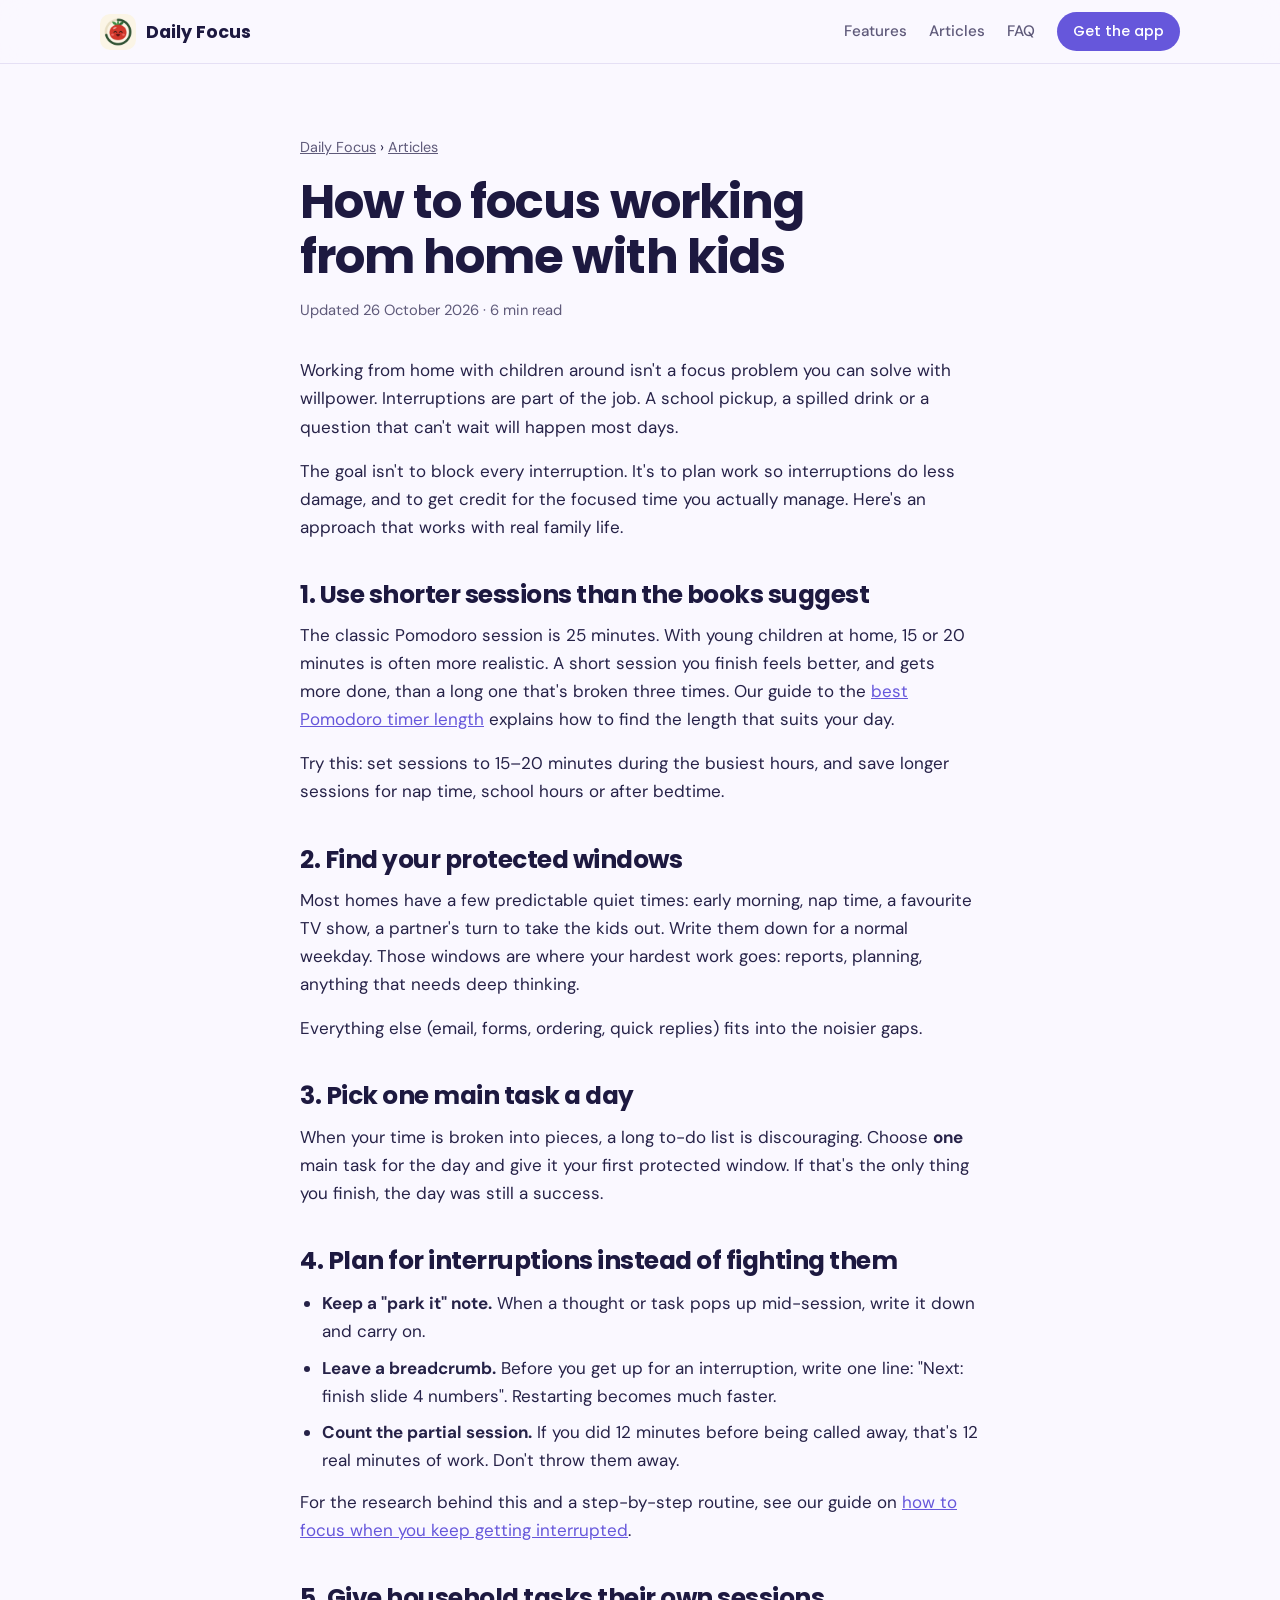
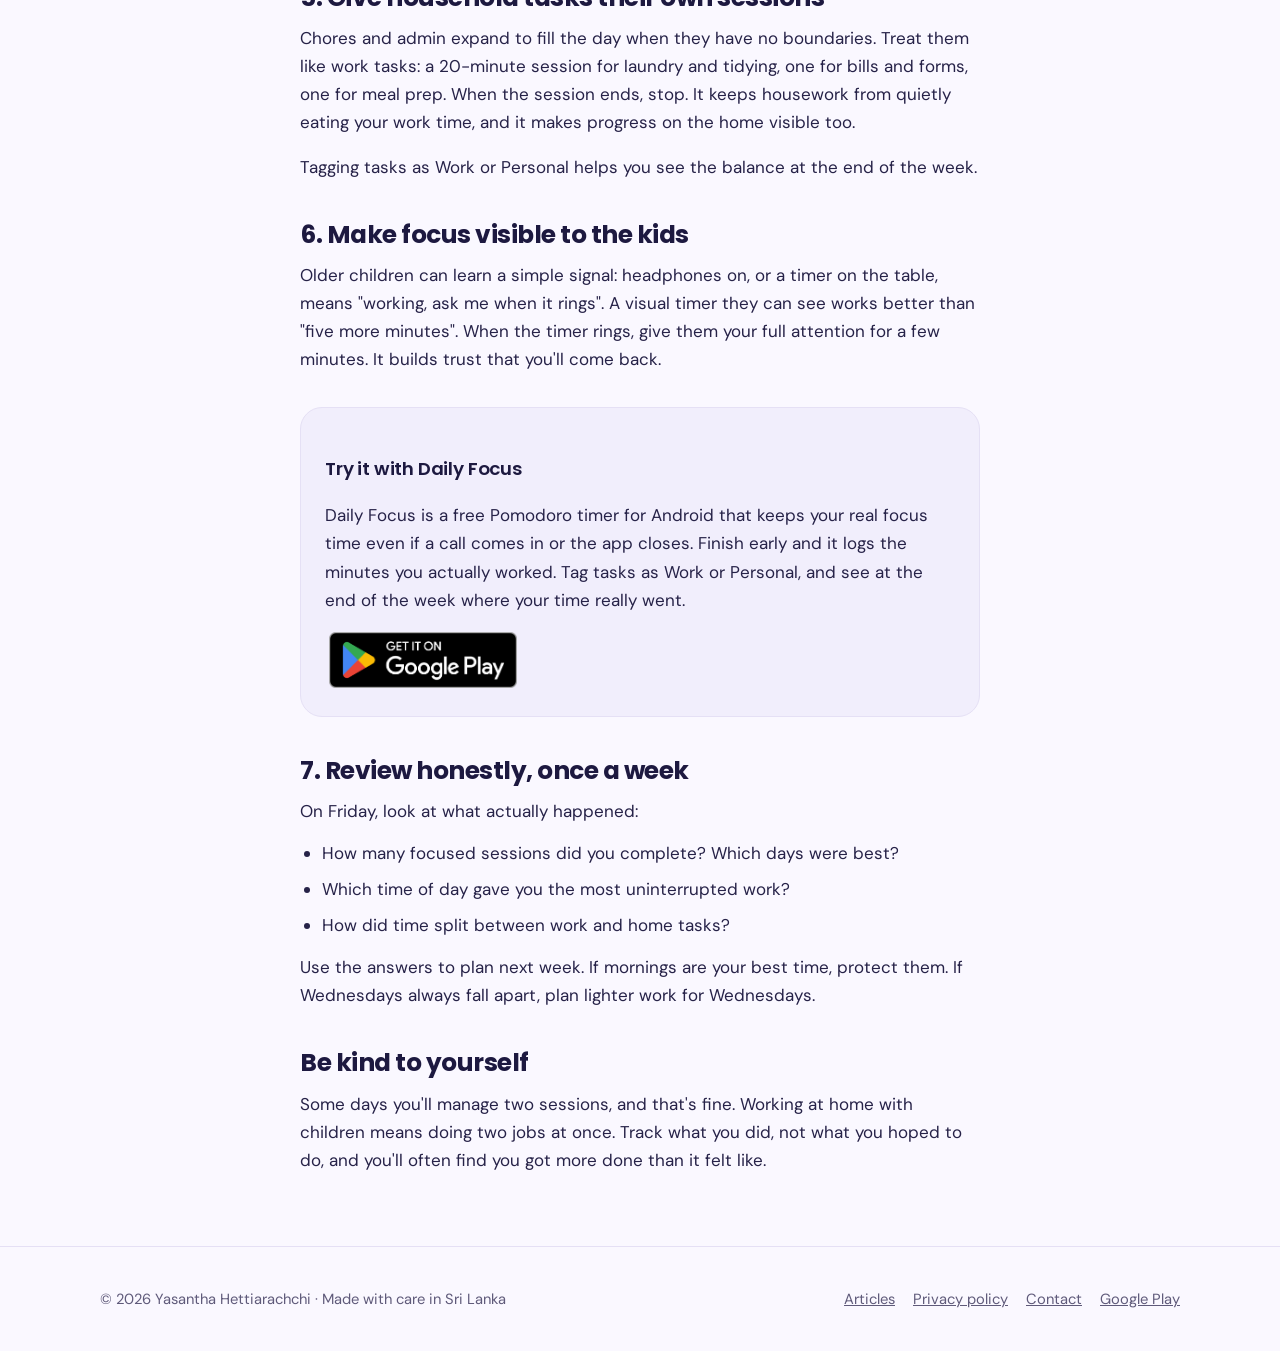
<file: dailyfocus/blog/focus-working-from-home-with-kids.html>
<!doctype html>
<html lang="en">
<head>
<meta charset="utf-8">
<meta name="viewport" content="width=device-width, initial-scale=1, viewport-fit=cover">
<title>How to Focus Working From Home With Kids: Short Sessions That Survive Interruptions</title>
<meta name="description" content="Practical ways to get focused work done at home with children around: short sessions, a plan for interruptions and honest time tracking.">
<link rel="canonical" href="https://yasantha.github.io/dailyfocus/blog/focus-working-from-home-with-kids.html">
<meta name="theme-color" content="#6657db">
<link rel="icon" href="/dailyfocus/favicon.ico" sizes="any">
<link rel="icon" type="image/png" sizes="192x192" href="/dailyfocus/assets/mark-192.png">
<link rel="apple-touch-icon" href="/dailyfocus/assets/mark-180.png">
<meta property="og:type" content="article">
<meta property="og:site_name" content="Daily Focus">
<meta property="og:title" content="How to Focus Working From Home With Kids: Short Sessions That Survive Interruptions">
<meta property="og:description" content="Practical ways to get focused work done at home with children around: short sessions, a plan for interruptions and honest time tracking.">
<meta property="og:url" content="https://yasantha.github.io/dailyfocus/blog/focus-working-from-home-with-kids.html">
<meta property="og:image" content="https://yasantha.github.io/dailyfocus/assets/og-image.png">
<meta property="og:image:width" content="1200">
<meta property="og:image:height" content="630">
<meta property="og:image:alt" content="Daily Focus guides on focus, studying and the Pomodoro technique">
<meta name="twitter:card" content="summary_large_image">
<meta name="twitter:title" content="How to Focus Working From Home With Kids: Short Sessions That Survive Interruptions">
<meta name="twitter:description" content="Practical ways to get focused work done at home with children around: short sessions, a plan for interruptions and honest time tracking.">
<link rel="preconnect" href="https://fonts.googleapis.com">
<link rel="preconnect" href="https://fonts.gstatic.com" crossorigin>
<link rel="stylesheet" href="https://fonts.googleapis.com/css2?family=DM+Sans:opsz,wght@9..40,400;9..40,500;9..40,600&family=Poppins:wght@600;700&display=swap">
<link rel="stylesheet" href="/dailyfocus/assets/site.css">
<script type="application/ld+json">
{
  "@context": "https://schema.org",
  "@type": "Article",
  "headline": "How to focus working from home with kids",
  "description": "Practical ways to get focused work done at home with children around: short sessions, a plan for interruptions and honest time tracking.",
  "datePublished": "2026-10-26",
  "dateModified": "2026-10-26",
  "mainEntityOfPage": "https://yasantha.github.io/dailyfocus/blog/focus-working-from-home-with-kids.html",
  "image": "https://yasantha.github.io/dailyfocus/assets/og-image.png",
  "author": {
    "@type": "Organization",
    "name": "Daily Focus"
  },
  "publisher": {
    "@type": "Organization",
    "name": "Daily Focus",
    "logo": {
      "@type": "ImageObject",
      "url": "https://yasantha.github.io/dailyfocus/assets/mark-512.png"
    }
  }
}
</script>
<script type="application/ld+json">
{
  "@context": "https://schema.org",
  "@type": "BreadcrumbList",
  "itemListElement": [
    {
      "@type": "ListItem",
      "position": 1,
      "name": "Daily Focus",
      "item": "https://yasantha.github.io/dailyfocus/"
    },
    {
      "@type": "ListItem",
      "position": 2,
      "name": "Articles",
      "item": "https://yasantha.github.io/dailyfocus/blog/"
    },
    {
      "@type": "ListItem",
      "position": 3,
      "name": "How to focus working from home with kids",
      "item": "https://yasantha.github.io/dailyfocus/blog/focus-working-from-home-with-kids.html"
    }
  ]
}
</script>
</head>
<body>
<header class="site-header">
  <div class="wrap">
    <a class="brand" href="/dailyfocus/"><img src="/dailyfocus/assets/mark-192.png" alt="" width="36" height="36">Daily Focus</a>
    <nav class="nav" aria-label="Main">
      <a class="hide-sm" href="/dailyfocus/#features">Features</a>
      <a class="hide-sm" href="/dailyfocus/blog/">Articles</a>
      <a class="hide-sm" href="/dailyfocus/#faq">FAQ</a>
      <a class="btn btn-small" href="https://play.google.com/store/apps/details?id=com.myday.dailyfocus&amp;referrer=utm_source%3Dwebsite%26utm_medium%3Dblog%26utm_campaign%3Dfocus-working-from-home-with-kids_header">Get the app</a>
    </nav>
  </div>
</header>
<main>
<article class="article wrap">
  <header>
    <p class="crumbs"><a href="/dailyfocus/">Daily Focus</a> › <a href="/dailyfocus/blog/">Articles</a></p>
    <h1>How to focus working from home with kids</h1>
    <p class="meta">Updated 26 October 2026 · 6 min read</p>
  </header>
<p>Working from home with children around isn't a focus problem you can solve with willpower. Interruptions are part of the job. A school pickup, a spilled drink or a question that can't wait will happen most days.</p>
<p>The goal isn't to block every interruption. It's to plan work so interruptions do less damage, and to get credit for the focused time you actually manage. Here's an approach that works with real family life.</p>

<h2>1. Use shorter sessions than the books suggest</h2>
<p>The classic Pomodoro session is 25 minutes. With young children at home, 15 or 20 minutes is often more realistic. A short session you finish feels better, and gets more done, than a long one that's broken three times. Our guide to the <a href="/dailyfocus/blog/best-pomodoro-timer-length.html">best Pomodoro timer length</a> explains how to find the length that suits your day.</p>
<p>Try this: set sessions to 15–20 minutes during the busiest hours, and save longer sessions for nap time, school hours or after bedtime.</p>

<h2>2. Find your protected windows</h2>
<p>Most homes have a few predictable quiet times: early morning, nap time, a favourite TV show, a partner's turn to take the kids out. Write them down for a normal weekday. Those windows are where your hardest work goes: reports, planning, anything that needs deep thinking.</p>
<p>Everything else (email, forms, ordering, quick replies) fits into the noisier gaps.</p>

<h2>3. Pick one main task a day</h2>
<p>When your time is broken into pieces, a long to-do list is discouraging. Choose <strong>one</strong> main task for the day and give it your first protected window. If that's the only thing you finish, the day was still a success.</p>

<h2>4. Plan for interruptions instead of fighting them</h2>
<ul>
  <li><strong>Keep a "park it" note.</strong> When a thought or task pops up mid-session, write it down and carry on.</li>
  <li><strong>Leave a breadcrumb.</strong> Before you get up for an interruption, write one line: "Next: finish slide 4 numbers". Restarting becomes much faster.</li>
  <li><strong>Count the partial session.</strong> If you did 12 minutes before being called away, that's 12 real minutes of work. Don't throw them away.</li>
</ul>
<p>For the research behind this and a step-by-step routine, see our guide on <a href="/dailyfocus/blog/how-to-focus-when-interrupted.html">how to focus when you keep getting interrupted</a>.</p>

<h2>5. Give household tasks their own sessions</h2>
<p>Chores and admin expand to fill the day when they have no boundaries. Treat them like work tasks: a 20-minute session for laundry and tidying, one for bills and forms, one for meal prep. When the session ends, stop. It keeps housework from quietly eating your work time, and it makes progress on the home visible too.</p>
<p>Tagging tasks as Work or Personal helps you see the balance at the end of the week.</p>

<h2>6. Make focus visible to the kids</h2>
<p>Older children can learn a simple signal: headphones on, or a timer on the table, means "working, ask me when it rings". A visual timer they can see works better than "five more minutes". When the timer rings, give them your full attention for a few minutes. It builds trust that you'll come back.</p>

<div class="callout">
  <h3>Try it with Daily Focus</h3>
  <p>Daily Focus is a free Pomodoro timer for Android that keeps your real focus time even if a call comes in or the app closes. Finish early and it logs the minutes you actually worked. Tag tasks as Work or Personal, and see at the end of the week where your time really went.</p>
  <a class="play-badge" href="https://play.google.com/store/apps/details?id=com.myday.dailyfocus&amp;referrer=utm_source%3Dwebsite%26utm_medium%3Dblog%26utm_campaign%3Dfocus-working-from-home-with-kids"><img src="/dailyfocus/assets/google-play-badge.png" alt="Get it on Google Play" width="811" height="241"></a>
</div>

<h2>7. Review honestly, once a week</h2>
<p>On Friday, look at what actually happened:</p>
<ul>
  <li>How many focused sessions did you complete? Which days were best?</li>
  <li>Which time of day gave you the most uninterrupted work?</li>
  <li>How did time split between work and home tasks?</li>
</ul>
<p>Use the answers to plan next week. If mornings are your best time, protect them. If Wednesdays always fall apart, plan lighter work for Wednesdays.</p>

<h2>Be kind to yourself</h2>
<p>Some days you'll manage two sessions, and that's fine. Working at home with children means doing two jobs at once. Track what you did, not what you hoped to do, and you'll often find you got more done than it felt like.</p>

</article>
</main>
<footer class="site-footer">
  <div class="wrap">
    <p>© 2026 Yasantha Hettiarachchi · Made with care in Sri Lanka</p>
    <nav aria-label="Footer">
      <a href="/dailyfocus/blog/">Articles</a>
      <a href="https://yasantha.github.io/privacy-policy.html">Privacy policy</a>
      <a href="mailto:yasantha.hettiarachchi@gmail.com">Contact</a>
      <a href="https://play.google.com/store/apps/details?id=com.myday.dailyfocus&amp;referrer=utm_source%3Dwebsite%26utm_medium%3Dblog%26utm_campaign%3Dfocus-working-from-home-with-kids_footer">Google Play</a>
    </nav>
  </div>
</footer>
</body>
</html>
</file>
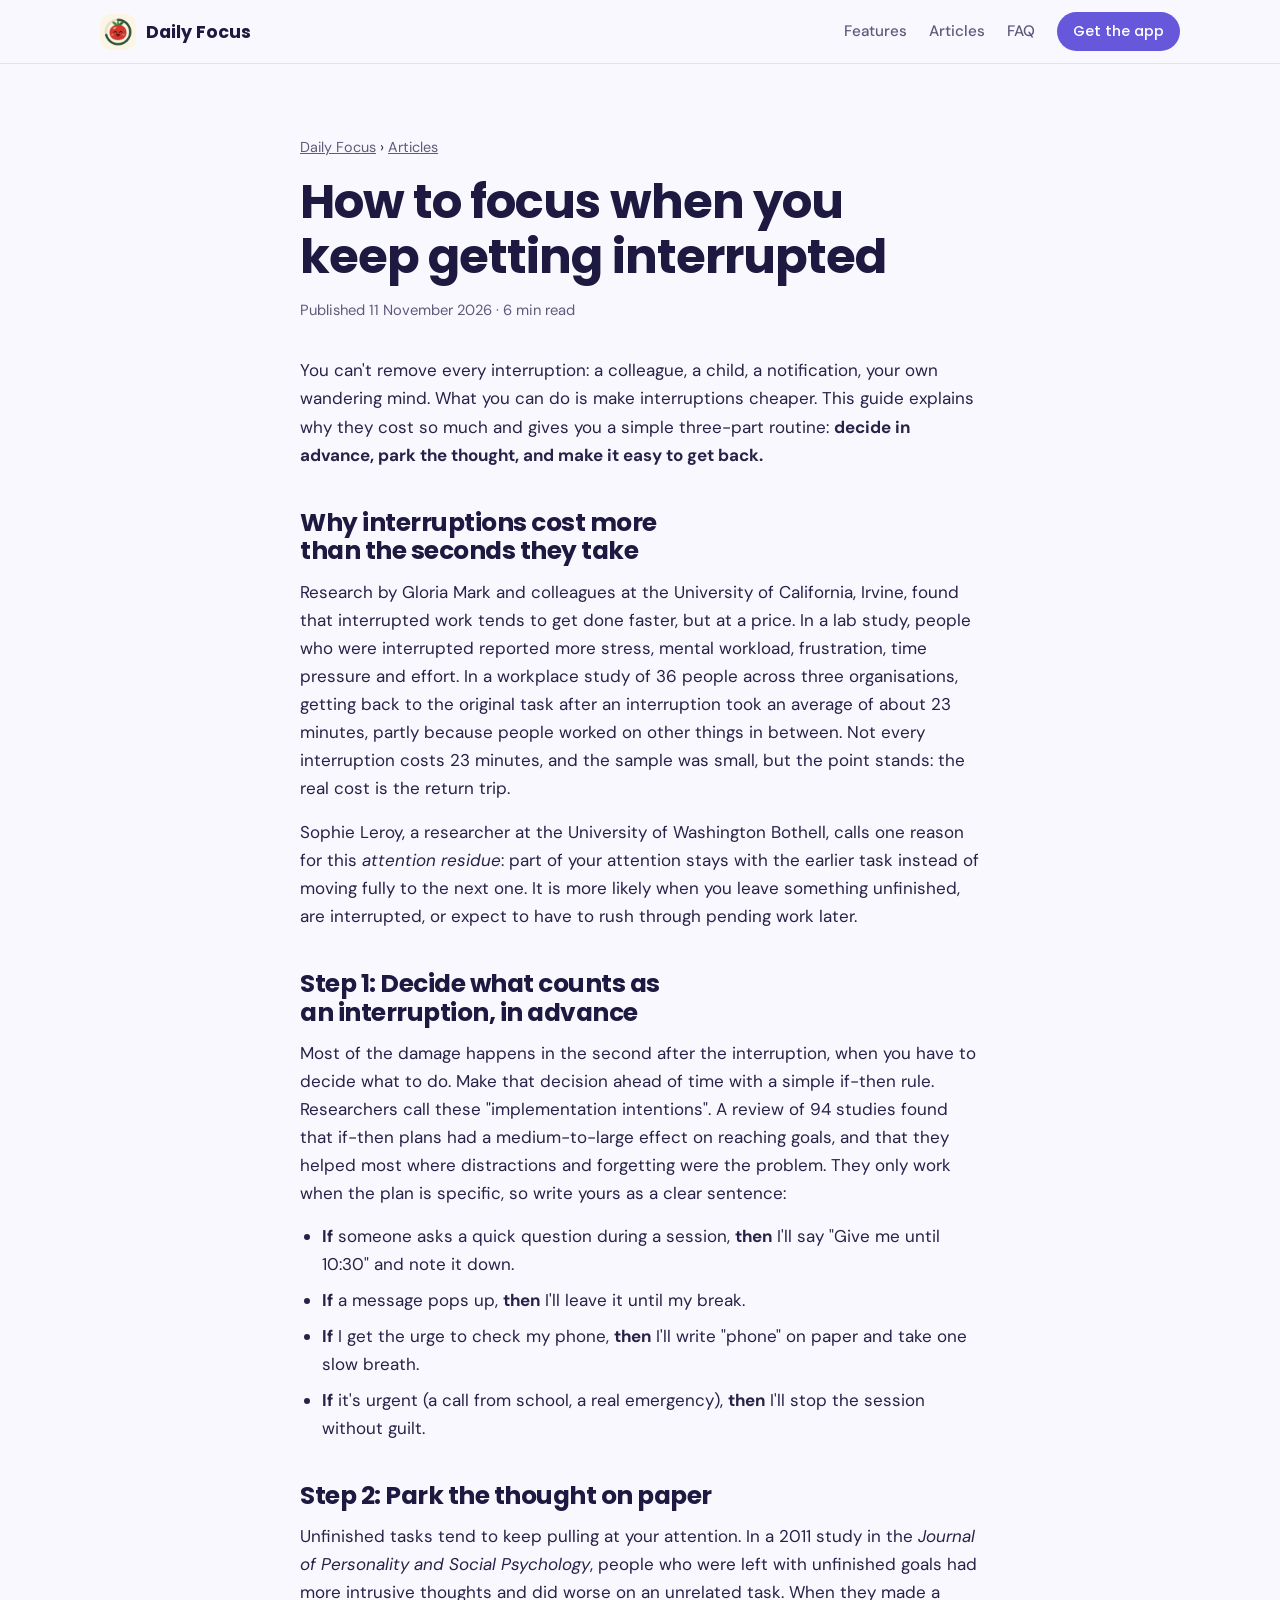
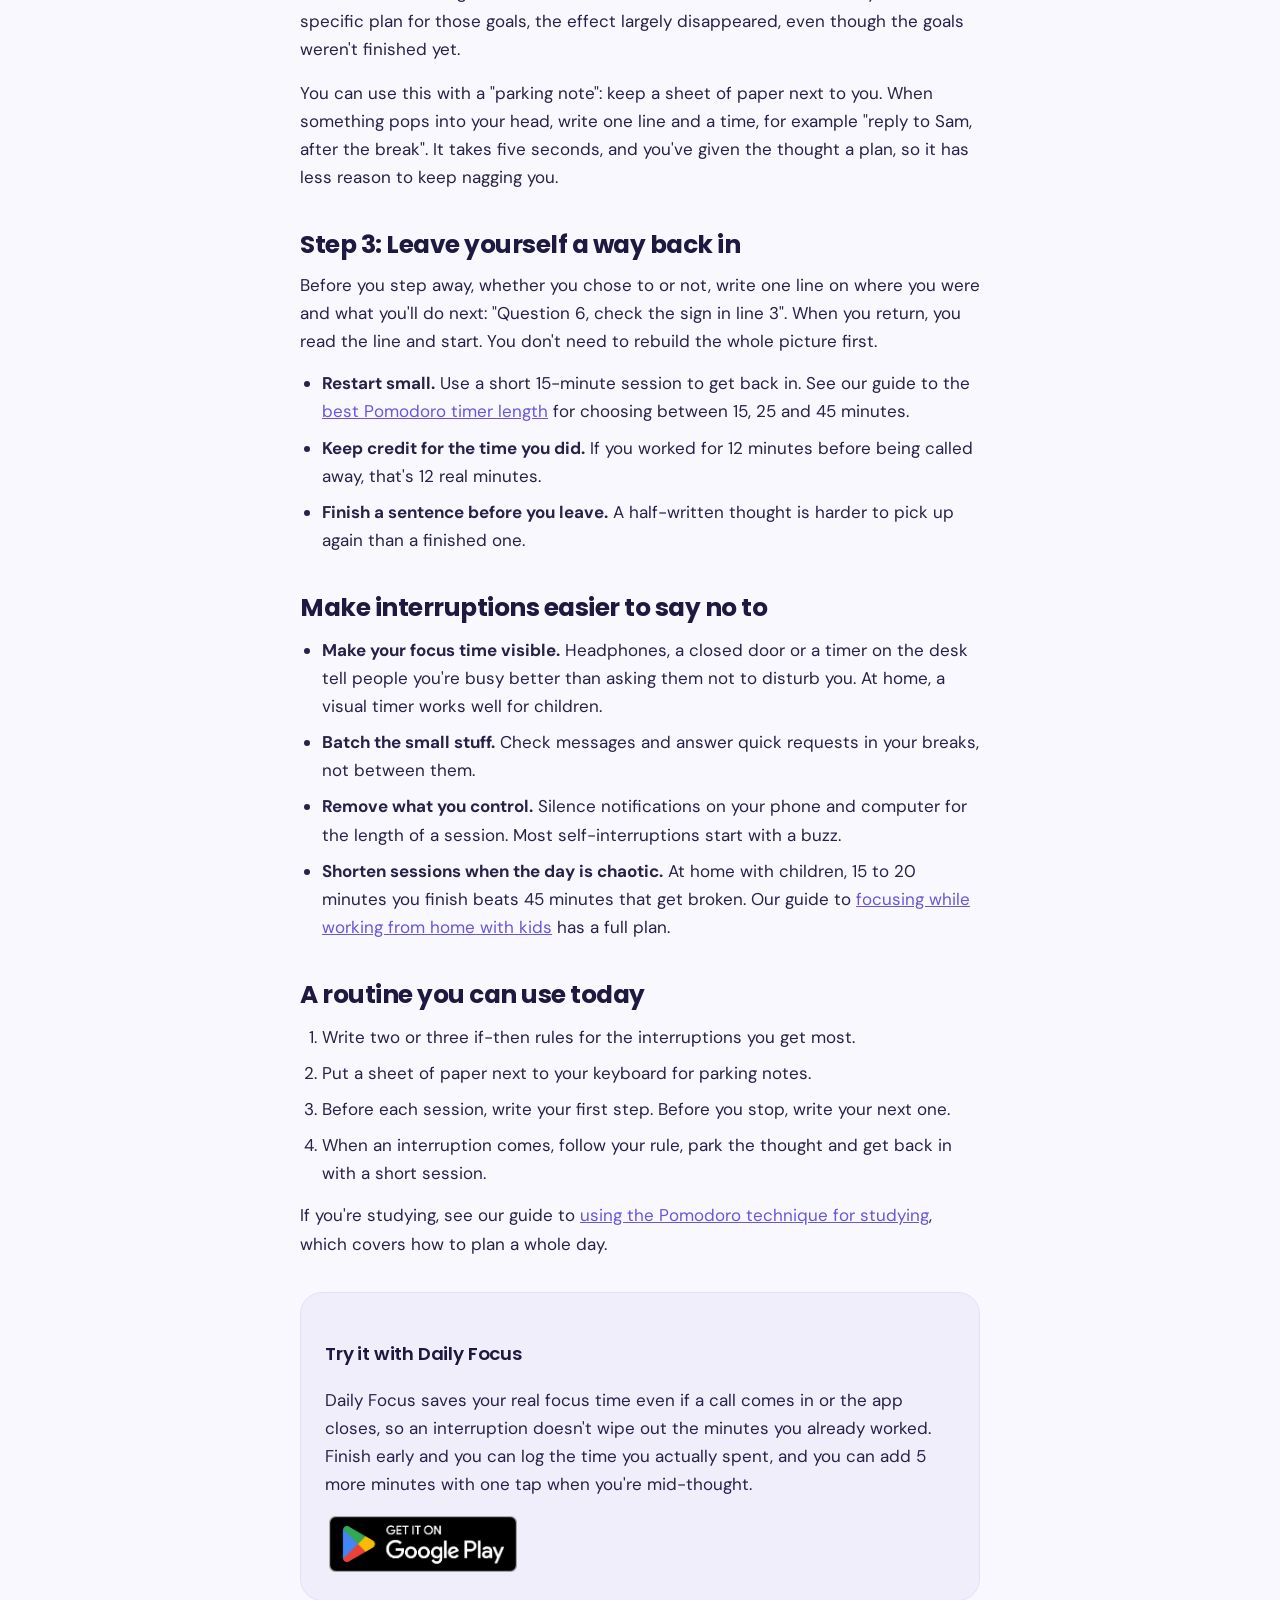
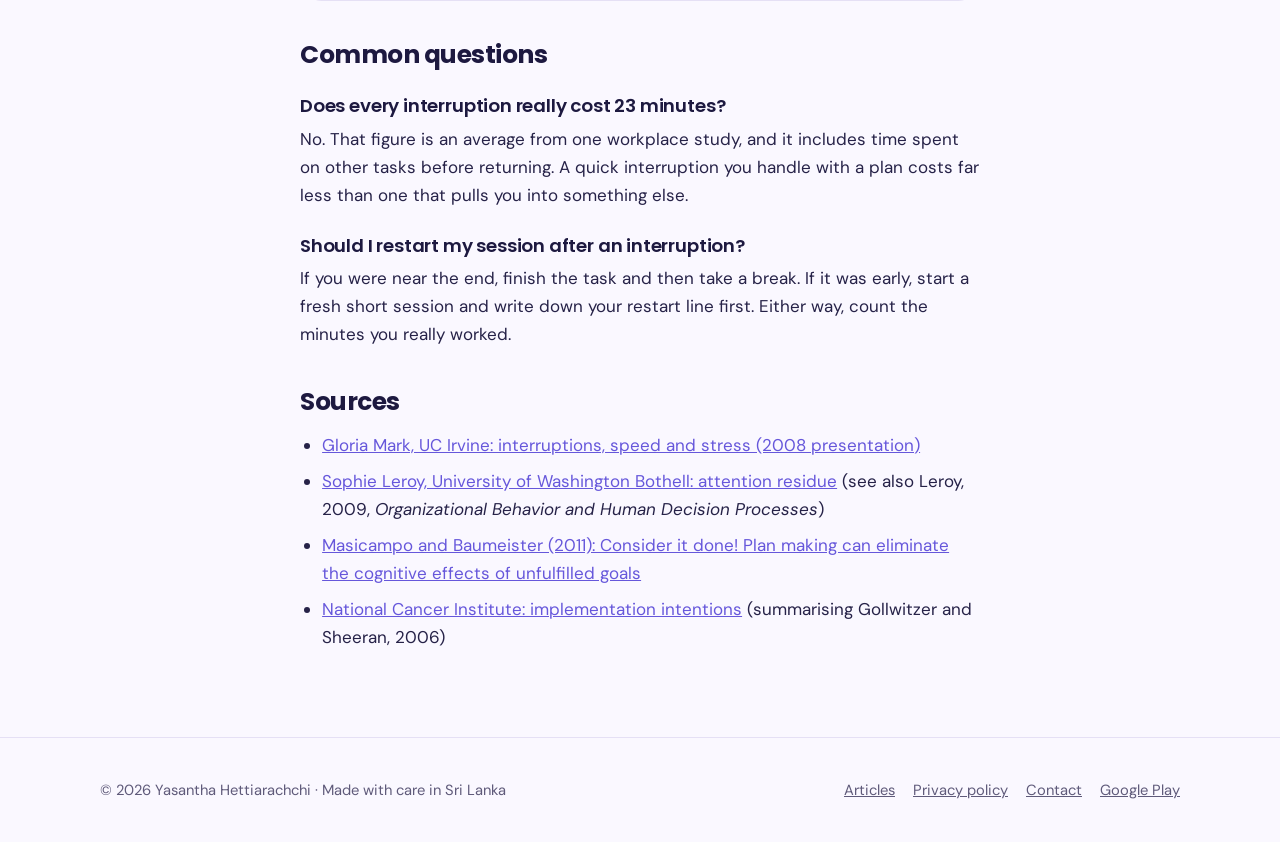
<file: dailyfocus/blog/how-to-focus-when-interrupted.html>
<!doctype html>
<html lang="en">
<head>
<meta charset="utf-8">
<meta name="viewport" content="width=device-width, initial-scale=1, viewport-fit=cover">
<title>How to Focus When You Keep Getting Interrupted</title>
<meta name="description" content="Interruptions cost more than the seconds they take. Here's what research says and a simple three-step routine to protect your focus and get back faster.">
<link rel="canonical" href="https://yasantha.github.io/dailyfocus/blog/how-to-focus-when-interrupted.html">
<meta name="theme-color" content="#6657db">
<link rel="icon" href="/dailyfocus/favicon.ico" sizes="any">
<link rel="icon" type="image/png" sizes="192x192" href="/dailyfocus/assets/mark-192.png">
<link rel="apple-touch-icon" href="/dailyfocus/assets/mark-180.png">
<meta property="og:type" content="article">
<meta property="og:site_name" content="Daily Focus">
<meta property="og:title" content="How to Focus When You Keep Getting Interrupted">
<meta property="og:description" content="Interruptions cost more than the seconds they take. Here's what research says and a simple three-step routine to protect your focus and get back faster.">
<meta property="og:url" content="https://yasantha.github.io/dailyfocus/blog/how-to-focus-when-interrupted.html">
<meta property="og:image" content="https://yasantha.github.io/dailyfocus/assets/og-image.png">
<meta property="og:image:width" content="1200">
<meta property="og:image:height" content="630">
<meta property="og:image:alt" content="Daily Focus guides on focus, studying and the Pomodoro technique">
<meta name="twitter:card" content="summary_large_image">
<meta name="twitter:title" content="How to Focus When You Keep Getting Interrupted">
<meta name="twitter:description" content="Interruptions cost more than the seconds they take. Here's what research says and a simple three-step routine to protect your focus and get back faster.">
<link rel="preconnect" href="https://fonts.googleapis.com">
<link rel="preconnect" href="https://fonts.gstatic.com" crossorigin>
<link rel="stylesheet" href="https://fonts.googleapis.com/css2?family=DM+Sans:opsz,wght@9..40,400;9..40,500;9..40,600&family=Poppins:wght@600;700&display=swap">
<link rel="stylesheet" href="/dailyfocus/assets/site.css">
<script type="application/ld+json">
{
  "@context": "https://schema.org",
  "@type": "Article",
  "headline": "How to focus when you keep getting interrupted",
  "description": "Interruptions cost more than the seconds they take. Here's what research says and a simple three-step routine to protect your focus and get back faster.",
  "datePublished": "2026-11-11",
  "dateModified": "2026-11-11",
  "mainEntityOfPage": "https://yasantha.github.io/dailyfocus/blog/how-to-focus-when-interrupted.html",
  "image": "https://yasantha.github.io/dailyfocus/assets/og-image.png",
  "author": {
    "@type": "Organization",
    "name": "Daily Focus"
  },
  "publisher": {
    "@type": "Organization",
    "name": "Daily Focus",
    "logo": {
      "@type": "ImageObject",
      "url": "https://yasantha.github.io/dailyfocus/assets/mark-512.png"
    }
  }
}
</script>
<script type="application/ld+json">
{
  "@context": "https://schema.org",
  "@type": "BreadcrumbList",
  "itemListElement": [
    {
      "@type": "ListItem",
      "position": 1,
      "name": "Daily Focus",
      "item": "https://yasantha.github.io/dailyfocus/"
    },
    {
      "@type": "ListItem",
      "position": 2,
      "name": "Articles",
      "item": "https://yasantha.github.io/dailyfocus/blog/"
    },
    {
      "@type": "ListItem",
      "position": 3,
      "name": "How to focus when you keep getting interrupted",
      "item": "https://yasantha.github.io/dailyfocus/blog/how-to-focus-when-interrupted.html"
    }
  ]
}
</script>
</head>
<body>
<header class="site-header">
  <div class="wrap">
    <a class="brand" href="/dailyfocus/"><img src="/dailyfocus/assets/mark-192.png" alt="" width="36" height="36">Daily Focus</a>
    <nav class="nav" aria-label="Main">
      <a class="hide-sm" href="/dailyfocus/#features">Features</a>
      <a class="hide-sm" href="/dailyfocus/blog/">Articles</a>
      <a class="hide-sm" href="/dailyfocus/#faq">FAQ</a>
      <a class="btn btn-small" href="https://play.google.com/store/apps/details?id=com.myday.dailyfocus&amp;referrer=utm_source%3Dwebsite%26utm_medium%3Dblog%26utm_campaign%3Dhow-to-focus-when-interrupted_header">Get the app</a>
    </nav>
  </div>
</header>
<main>
<article class="article wrap">
  <header>
    <p class="crumbs"><a href="/dailyfocus/">Daily Focus</a> › <a href="/dailyfocus/blog/">Articles</a></p>
    <h1>How to focus when you keep getting interrupted</h1>
    <p class="meta">Published 11 November 2026 · 6 min read</p>
  </header>
<p>You can't remove every interruption: a colleague, a child, a notification, your own wandering mind. What you can do is make interruptions cheaper. This guide explains why they cost so much and gives you a simple three-part routine: <strong>decide in advance, park the thought, and make it easy to get back.</strong></p>

<h2>Why interruptions cost more than the seconds they take</h2>
<p>Research by Gloria Mark and colleagues at the University of California, Irvine, found that interrupted work tends to get done faster, but at a price. In a lab study, people who were interrupted reported more stress, mental workload, frustration, time pressure and effort. In a workplace study of 36 people across three organisations, getting back to the original task after an interruption took an average of about 23 minutes, partly because people worked on other things in between. Not every interruption costs 23 minutes, and the sample was small, but the point stands: the real cost is the return trip.</p>
<p>Sophie Leroy, a researcher at the University of Washington Bothell, calls one reason for this <em>attention residue</em>: part of your attention stays with the earlier task instead of moving fully to the next one. It is more likely when you leave something unfinished, are interrupted, or expect to have to rush through pending work later.</p>

<h2>Step 1: Decide what counts as an interruption, in advance</h2>
<p>Most of the damage happens in the second after the interruption, when you have to decide what to do. Make that decision ahead of time with a simple if-then rule. Researchers call these "implementation intentions". A review of 94 studies found that if-then plans had a medium-to-large effect on reaching goals, and that they helped most where distractions and forgetting were the problem. They only work when the plan is specific, so write yours as a clear sentence:</p>
<ul>
  <li><strong>If</strong> someone asks a quick question during a session, <strong>then</strong> I'll say "Give me until 10:30" and note it down.</li>
  <li><strong>If</strong> a message pops up, <strong>then</strong> I'll leave it until my break.</li>
  <li><strong>If</strong> I get the urge to check my phone, <strong>then</strong> I'll write "phone" on paper and take one slow breath.</li>
  <li><strong>If</strong> it's urgent (a call from school, a real emergency), <strong>then</strong> I'll stop the session without guilt.</li>
</ul>

<h2>Step 2: Park the thought on paper</h2>
<p>Unfinished tasks tend to keep pulling at your attention. In a 2011 study in the <em>Journal of Personality and Social Psychology</em>, people who were left with unfinished goals had more intrusive thoughts and did worse on an unrelated task. When they made a specific plan for those goals, the effect largely disappeared, even though the goals weren't finished yet.</p>
<p>You can use this with a "parking note": keep a sheet of paper next to you. When something pops into your head, write one line and a time, for example "reply to Sam, after the break". It takes five seconds, and you've given the thought a plan, so it has less reason to keep nagging you.</p>

<h2>Step 3: Leave yourself a way back in</h2>
<p>Before you step away, whether you chose to or not, write one line on where you were and what you'll do next: "Question 6, check the sign in line 3". When you return, you read the line and start. You don't need to rebuild the whole picture first.</p>
<ul>
  <li><strong>Restart small.</strong> Use a short 15-minute session to get back in. See our guide to the <a href="/dailyfocus/blog/best-pomodoro-timer-length.html">best Pomodoro timer length</a> for choosing between 15, 25 and 45 minutes.</li>
  <li><strong>Keep credit for the time you did.</strong> If you worked for 12 minutes before being called away, that's 12 real minutes.</li>
  <li><strong>Finish a sentence before you leave.</strong> A half-written thought is harder to pick up again than a finished one.</li>
</ul>

<h2>Make interruptions easier to say no to</h2>
<ul>
  <li><strong>Make your focus time visible.</strong> Headphones, a closed door or a timer on the desk tell people you're busy better than asking them not to disturb you. At home, a visual timer works well for children.</li>
  <li><strong>Batch the small stuff.</strong> Check messages and answer quick requests in your breaks, not between them.</li>
  <li><strong>Remove what you control.</strong> Silence notifications on your phone and computer for the length of a session. Most self-interruptions start with a buzz.</li>
  <li><strong>Shorten sessions when the day is chaotic.</strong> At home with children, 15 to 20 minutes you finish beats 45 minutes that get broken. Our guide to <a href="/dailyfocus/blog/focus-working-from-home-with-kids.html">focusing while working from home with kids</a> has a full plan.</li>
</ul>

<h2>A routine you can use today</h2>
<ol>
  <li>Write two or three if-then rules for the interruptions you get most.</li>
  <li>Put a sheet of paper next to your keyboard for parking notes.</li>
  <li>Before each session, write your first step. Before you stop, write your next one.</li>
  <li>When an interruption comes, follow your rule, park the thought and get back in with a short session.</li>
</ol>
<p>If you're studying, see our guide to <a href="/dailyfocus/blog/pomodoro-technique-for-studying.html">using the Pomodoro technique for studying</a>, which covers how to plan a whole day.</p>

<div class="callout">
  <h3>Try it with Daily Focus</h3>
  <p>Daily Focus saves your real focus time even if a call comes in or the app closes, so an interruption doesn't wipe out the minutes you already worked. Finish early and you can log the time you actually spent, and you can add 5 more minutes with one tap when you're mid-thought.</p>
  <a class="play-badge" href="https://play.google.com/store/apps/details?id=com.myday.dailyfocus&amp;referrer=utm_source%3Dwebsite%26utm_medium%3Dblog%26utm_campaign%3Dhow-to-focus-when-interrupted"><img src="/dailyfocus/assets/google-play-badge.png" alt="Get it on Google Play" width="811" height="241"></a>
</div>

<h2>Common questions</h2>
<h3>Does every interruption really cost 23 minutes?</h3>
<p>No. That figure is an average from one workplace study, and it includes time spent on other tasks before returning. A quick interruption you handle with a plan costs far less than one that pulls you into something else.</p>
<h3>Should I restart my session after an interruption?</h3>
<p>If you were near the end, finish the task and then take a break. If it was early, start a fresh short session and write down your restart line first. Either way, count the minutes you really worked.</p>

<h2>Sources</h2>
<ul>
  <li><a href="https://isr.uci.edu/events/KM-Forum-2008/presentations/Mark-KM-Forum08.pdf">Gloria Mark, UC Irvine: interruptions, speed and stress (2008 presentation)</a></li>
  <li><a href="https://www.uwb.edu/business/faculty/sleroy/attention-residue">Sophie Leroy, University of Washington Bothell: attention residue</a> (see also Leroy, 2009, <em>Organizational Behavior and Human Decision Processes</em>)</li>
  <li><a href="https://bvbvf1.bib-bvb.de/vufind/PrimoRecord/cdi_proquest_miscellaneous_918752704">Masicampo and Baumeister (2011): Consider it done! Plan making can eliminate the cognitive effects of unfulfilled goals</a></li>
  <li><a href="https://cancercontrol.cancer.gov/brp/research/constructs/implementation-intentions">National Cancer Institute: implementation intentions</a> (summarising Gollwitzer and Sheeran, 2006)</li>
</ul>

</article>
</main>
<footer class="site-footer">
  <div class="wrap">
    <p>© 2026 Yasantha Hettiarachchi · Made with care in Sri Lanka</p>
    <nav aria-label="Footer">
      <a href="/dailyfocus/blog/">Articles</a>
      <a href="https://yasantha.github.io/privacy-policy.html">Privacy policy</a>
      <a href="mailto:yasantha.hettiarachchi@gmail.com">Contact</a>
      <a href="https://play.google.com/store/apps/details?id=com.myday.dailyfocus&amp;referrer=utm_source%3Dwebsite%26utm_medium%3Dblog%26utm_campaign%3Dhow-to-focus-when-interrupted_footer">Google Play</a>
    </nav>
  </div>
</footer>
</body>
</html>
</file>
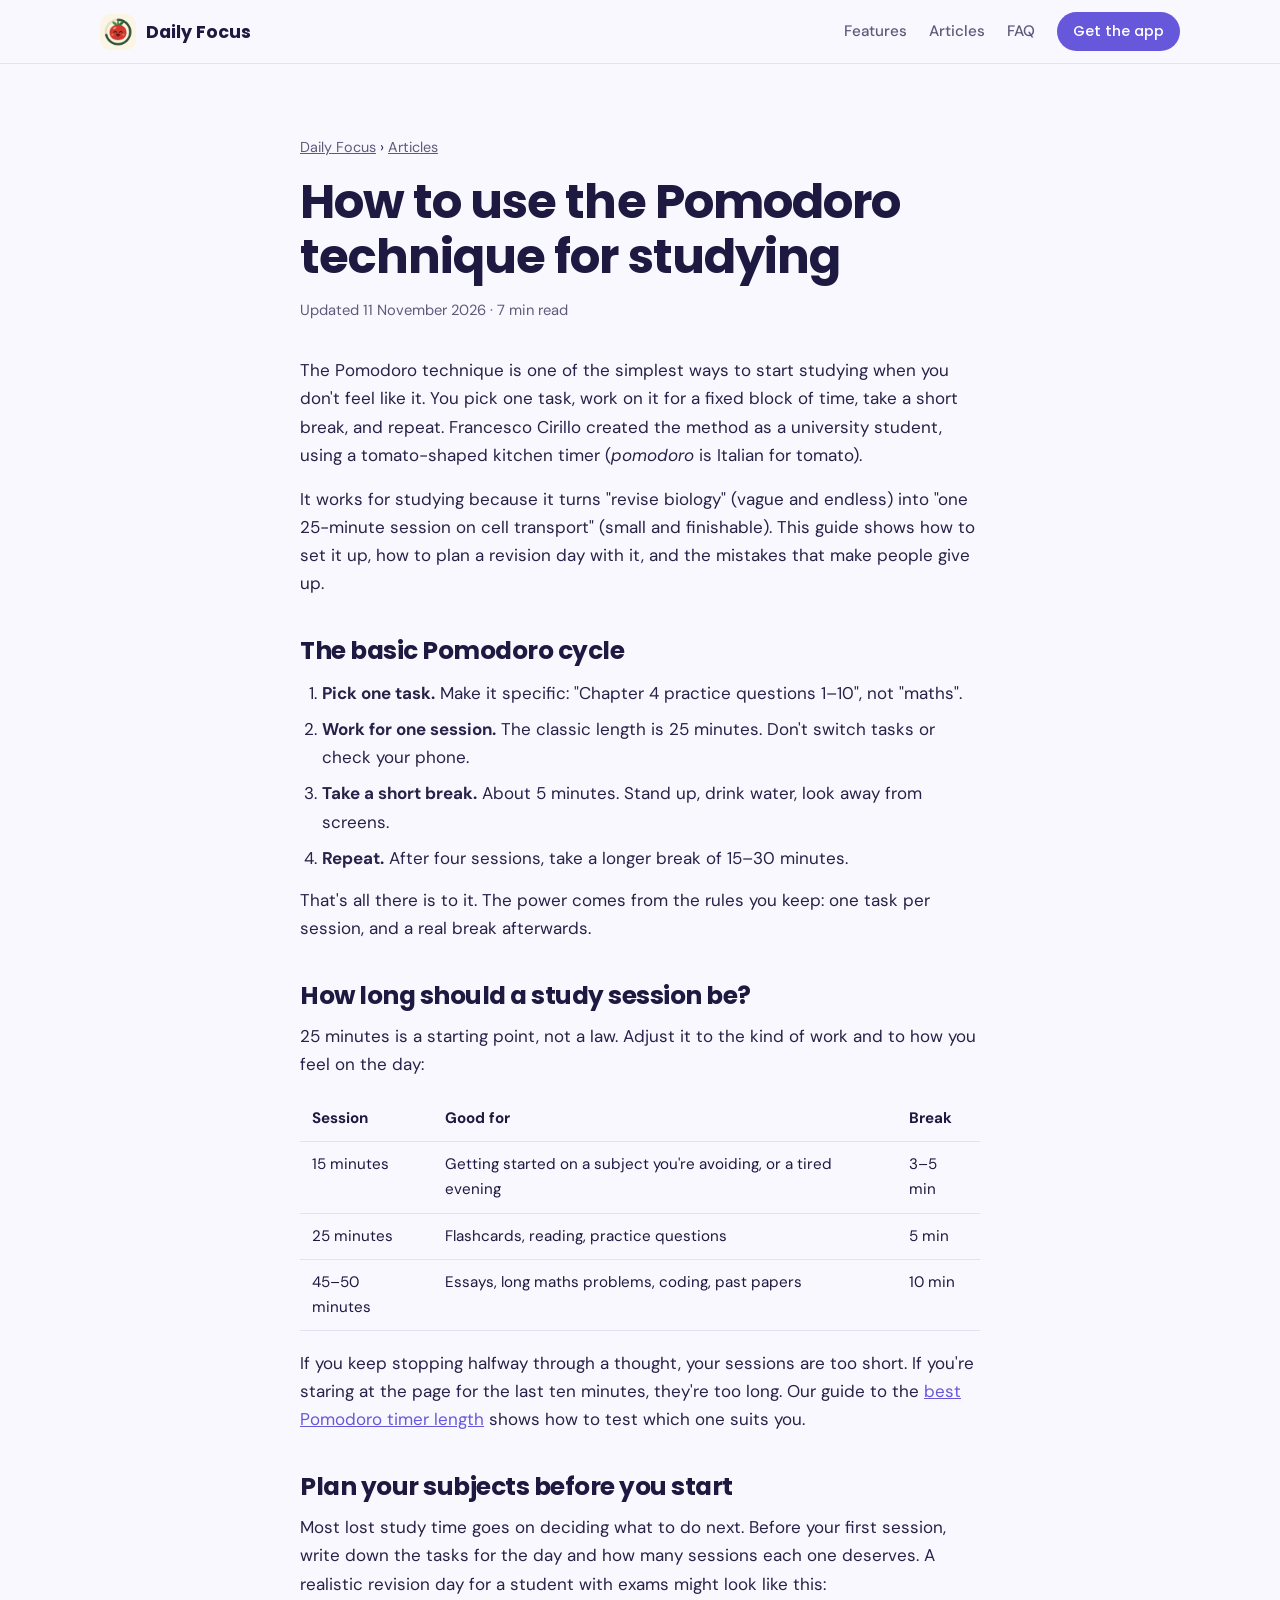
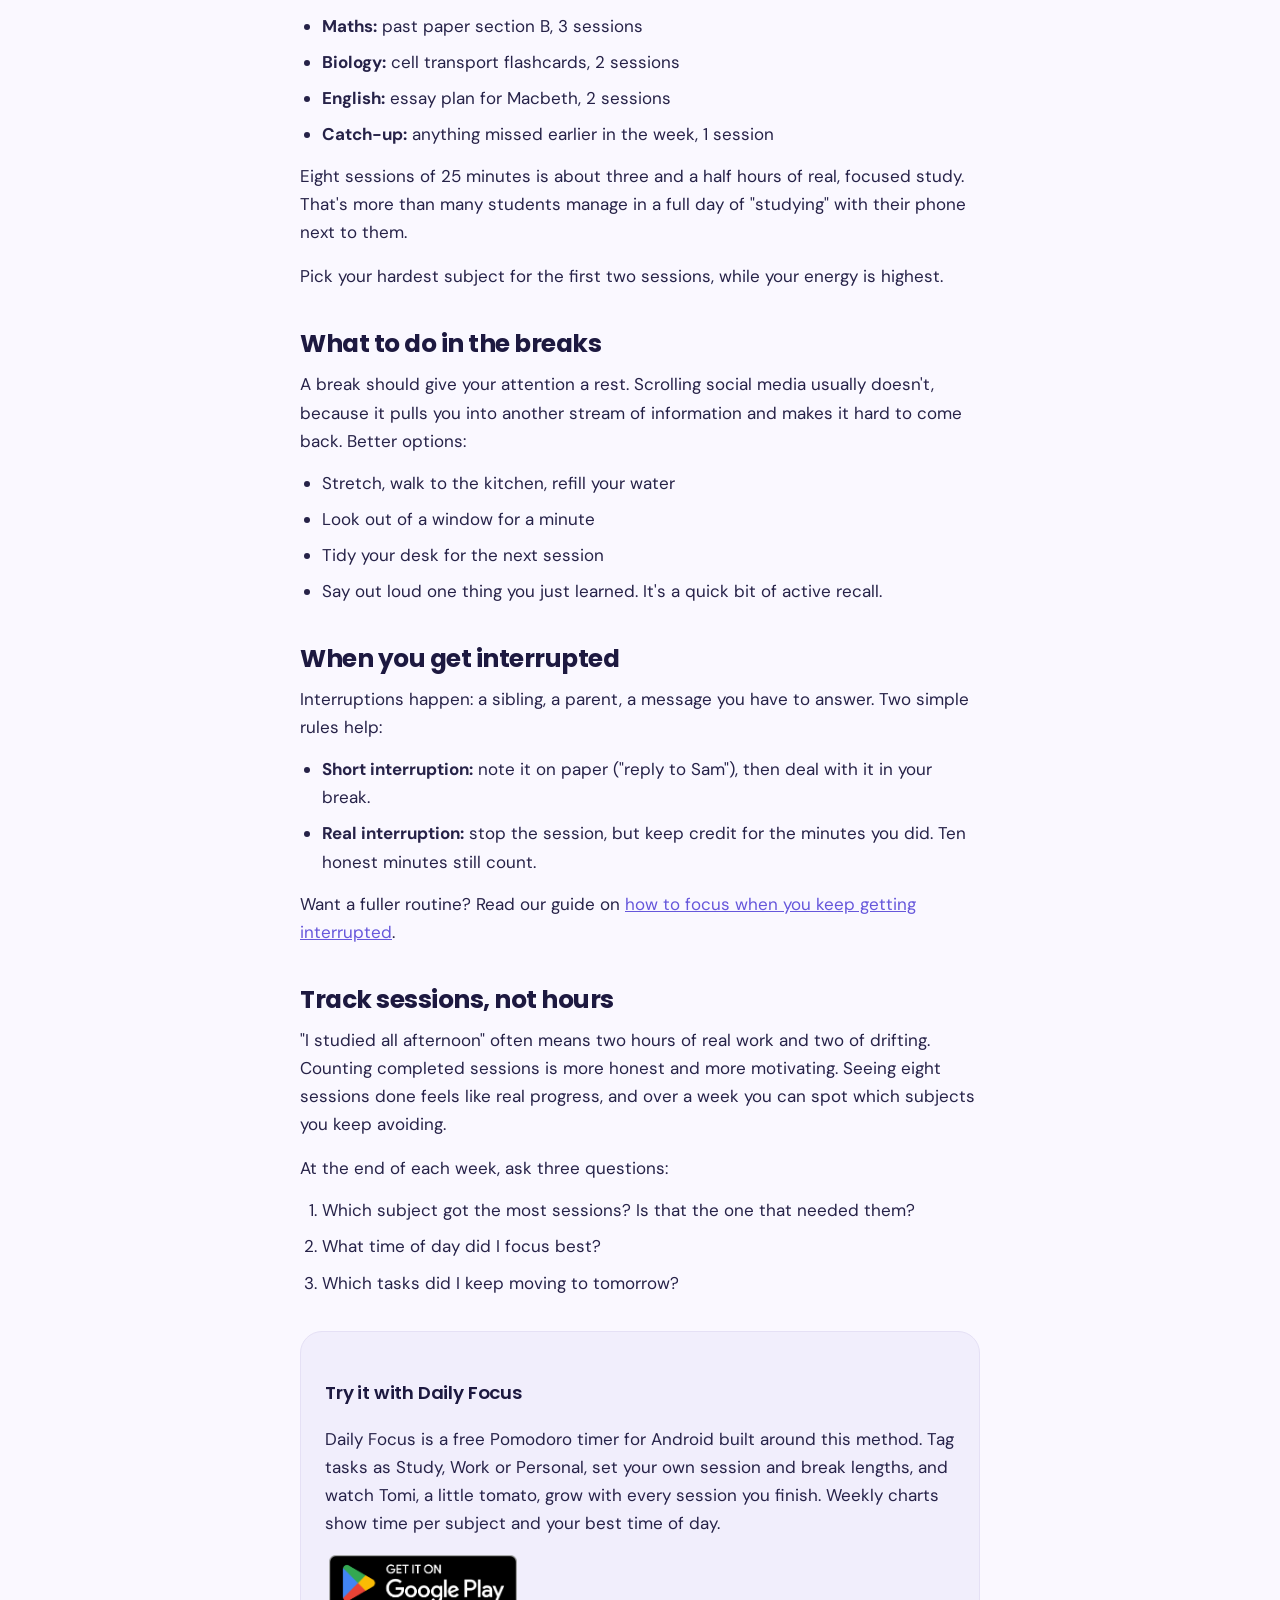
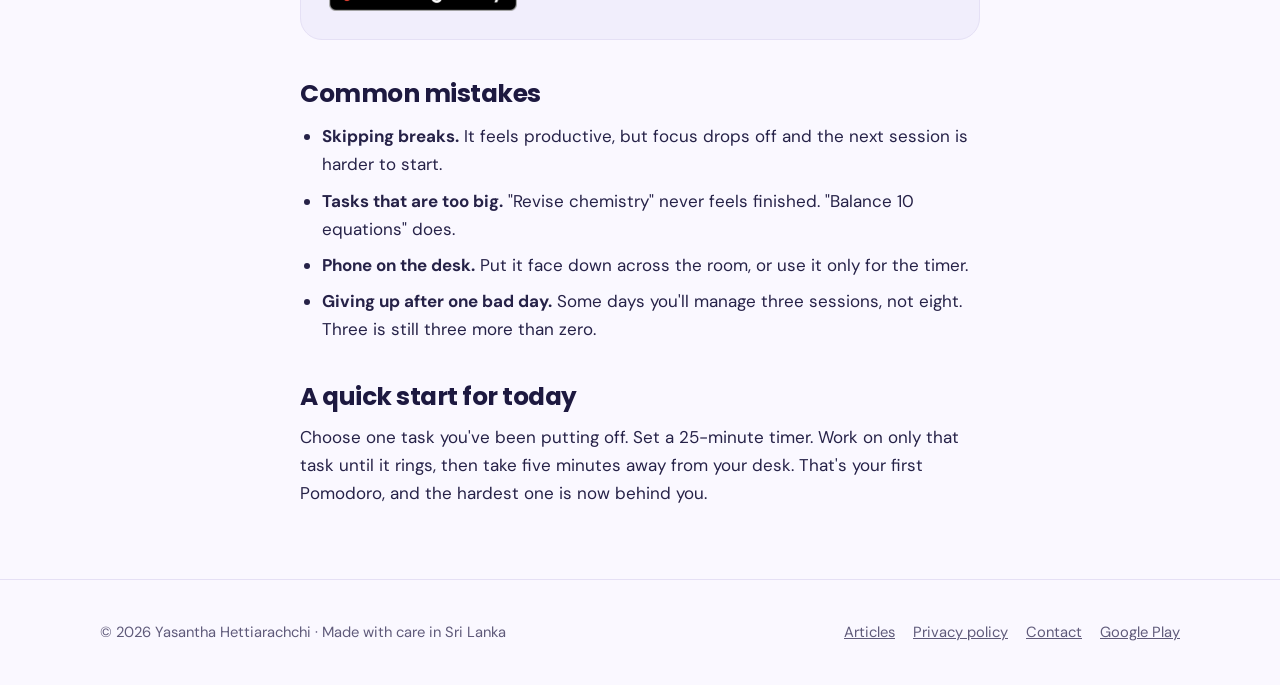
<file: dailyfocus/blog/pomodoro-technique-for-studying.html>
<!doctype html>
<html lang="en">
<head>
<meta charset="utf-8">
<meta name="viewport" content="width=device-width, initial-scale=1, viewport-fit=cover">
<title>How to Use the Pomodoro Technique for Studying (A Simple Plan That Sticks)</title>
<meta name="description" content="A practical guide to studying with the Pomodoro technique: session lengths, breaks, planning subjects and tracking progress, with a sample revision day.">
<link rel="canonical" href="https://yasantha.github.io/dailyfocus/blog/pomodoro-technique-for-studying.html">
<meta name="theme-color" content="#6657db">
<link rel="icon" href="/dailyfocus/favicon.ico" sizes="any">
<link rel="icon" type="image/png" sizes="192x192" href="/dailyfocus/assets/mark-192.png">
<link rel="apple-touch-icon" href="/dailyfocus/assets/mark-180.png">
<meta property="og:type" content="article">
<meta property="og:site_name" content="Daily Focus">
<meta property="og:title" content="How to Use the Pomodoro Technique for Studying (A Simple Plan That Sticks)">
<meta property="og:description" content="A practical guide to studying with the Pomodoro technique: session lengths, breaks, planning subjects and tracking progress, with a sample revision day.">
<meta property="og:url" content="https://yasantha.github.io/dailyfocus/blog/pomodoro-technique-for-studying.html">
<meta property="og:image" content="https://yasantha.github.io/dailyfocus/assets/og-image.png">
<meta property="og:image:width" content="1200">
<meta property="og:image:height" content="630">
<meta property="og:image:alt" content="Daily Focus guides on focus, studying and the Pomodoro technique">
<meta name="twitter:card" content="summary_large_image">
<meta name="twitter:title" content="How to Use the Pomodoro Technique for Studying (A Simple Plan That Sticks)">
<meta name="twitter:description" content="A practical guide to studying with the Pomodoro technique: session lengths, breaks, planning subjects and tracking progress, with a sample revision day.">
<link rel="preconnect" href="https://fonts.googleapis.com">
<link rel="preconnect" href="https://fonts.gstatic.com" crossorigin>
<link rel="stylesheet" href="https://fonts.googleapis.com/css2?family=DM+Sans:opsz,wght@9..40,400;9..40,500;9..40,600&family=Poppins:wght@600;700&display=swap">
<link rel="stylesheet" href="/dailyfocus/assets/site.css">
<script type="application/ld+json">
{
  "@context": "https://schema.org",
  "@type": "Article",
  "headline": "How to use the Pomodoro technique for studying",
  "description": "A practical guide to studying with the Pomodoro technique: session lengths, breaks, planning subjects and tracking progress, with a sample revision day.",
  "datePublished": "2026-10-26",
  "dateModified": "2026-11-11",
  "mainEntityOfPage": "https://yasantha.github.io/dailyfocus/blog/pomodoro-technique-for-studying.html",
  "image": "https://yasantha.github.io/dailyfocus/assets/og-image.png",
  "author": {
    "@type": "Organization",
    "name": "Daily Focus"
  },
  "publisher": {
    "@type": "Organization",
    "name": "Daily Focus",
    "logo": {
      "@type": "ImageObject",
      "url": "https://yasantha.github.io/dailyfocus/assets/mark-512.png"
    }
  }
}
</script>
<script type="application/ld+json">
{
  "@context": "https://schema.org",
  "@type": "BreadcrumbList",
  "itemListElement": [
    {
      "@type": "ListItem",
      "position": 1,
      "name": "Daily Focus",
      "item": "https://yasantha.github.io/dailyfocus/"
    },
    {
      "@type": "ListItem",
      "position": 2,
      "name": "Articles",
      "item": "https://yasantha.github.io/dailyfocus/blog/"
    },
    {
      "@type": "ListItem",
      "position": 3,
      "name": "How to use the Pomodoro technique for studying",
      "item": "https://yasantha.github.io/dailyfocus/blog/pomodoro-technique-for-studying.html"
    }
  ]
}
</script>
</head>
<body>
<header class="site-header">
  <div class="wrap">
    <a class="brand" href="/dailyfocus/"><img src="/dailyfocus/assets/mark-192.png" alt="" width="36" height="36">Daily Focus</a>
    <nav class="nav" aria-label="Main">
      <a class="hide-sm" href="/dailyfocus/#features">Features</a>
      <a class="hide-sm" href="/dailyfocus/blog/">Articles</a>
      <a class="hide-sm" href="/dailyfocus/#faq">FAQ</a>
      <a class="btn btn-small" href="https://play.google.com/store/apps/details?id=com.myday.dailyfocus&amp;referrer=utm_source%3Dwebsite%26utm_medium%3Dblog%26utm_campaign%3Dpomodoro-technique-for-studying_header">Get the app</a>
    </nav>
  </div>
</header>
<main>
<article class="article wrap">
  <header>
    <p class="crumbs"><a href="/dailyfocus/">Daily Focus</a> › <a href="/dailyfocus/blog/">Articles</a></p>
    <h1>How to use the Pomodoro technique for studying</h1>
    <p class="meta">Updated 11 November 2026 · 7 min read</p>
  </header>
<p>The Pomodoro technique is one of the simplest ways to start studying when you don't feel like it. You pick one task, work on it for a fixed block of time, take a short break, and repeat. Francesco Cirillo created the method as a university student, using a tomato-shaped kitchen timer (<em>pomodoro</em> is Italian for tomato).</p>
<p>It works for studying because it turns "revise biology" (vague and endless) into "one 25-minute session on cell transport" (small and finishable). This guide shows how to set it up, how to plan a revision day with it, and the mistakes that make people give up.</p>

<h2>The basic Pomodoro cycle</h2>
<ol>
  <li><strong>Pick one task.</strong> Make it specific: "Chapter 4 practice questions 1–10", not "maths".</li>
  <li><strong>Work for one session.</strong> The classic length is 25 minutes. Don't switch tasks or check your phone.</li>
  <li><strong>Take a short break.</strong> About 5 minutes. Stand up, drink water, look away from screens.</li>
  <li><strong>Repeat.</strong> After four sessions, take a longer break of 15–30 minutes.</li>
</ol>
<p>That's all there is to it. The power comes from the rules you keep: one task per session, and a real break afterwards.</p>

<h2>How long should a study session be?</h2>
<p>25 minutes is a starting point, not a law. Adjust it to the kind of work and to how you feel on the day:</p>
<div class="table-scroll"><table>
  <thead><tr><th>Session</th><th>Good for</th><th>Break</th></tr></thead>
  <tbody>
    <tr><td>15 minutes</td><td>Getting started on a subject you're avoiding, or a tired evening</td><td>3–5 min</td></tr>
    <tr><td>25 minutes</td><td>Flashcards, reading, practice questions</td><td>5 min</td></tr>
    <tr><td>45–50 minutes</td><td>Essays, long maths problems, coding, past papers</td><td>10 min</td></tr>
  </tbody>
</table></div>
<p>If you keep stopping halfway through a thought, your sessions are too short. If you're staring at the page for the last ten minutes, they're too long. Our guide to the <a href="/dailyfocus/blog/best-pomodoro-timer-length.html">best Pomodoro timer length</a> shows how to test which one suits you.</p>

<h2>Plan your subjects before you start</h2>
<p>Most lost study time goes on deciding what to do next. Before your first session, write down the tasks for the day and how many sessions each one deserves. A realistic revision day for a student with exams might look like this:</p>
<ul>
  <li><strong>Maths:</strong> past paper section B, 3 sessions</li>
  <li><strong>Biology:</strong> cell transport flashcards, 2 sessions</li>
  <li><strong>English:</strong> essay plan for Macbeth, 2 sessions</li>
  <li><strong>Catch-up:</strong> anything missed earlier in the week, 1 session</li>
</ul>
<p>Eight sessions of 25 minutes is about three and a half hours of real, focused study. That's more than many students manage in a full day of "studying" with their phone next to them.</p>
<p>Pick your hardest subject for the first two sessions, while your energy is highest.</p>

<h2>What to do in the breaks</h2>
<p>A break should give your attention a rest. Scrolling social media usually doesn't, because it pulls you into another stream of information and makes it hard to come back. Better options:</p>
<ul>
  <li>Stretch, walk to the kitchen, refill your water</li>
  <li>Look out of a window for a minute</li>
  <li>Tidy your desk for the next session</li>
  <li>Say out loud one thing you just learned. It's a quick bit of active recall.</li>
</ul>

<h2>When you get interrupted</h2>
<p>Interruptions happen: a sibling, a parent, a message you have to answer. Two simple rules help:</p>
<ul>
  <li><strong>Short interruption:</strong> note it on paper ("reply to Sam"), then deal with it in your break.</li>
  <li><strong>Real interruption:</strong> stop the session, but keep credit for the minutes you did. Ten honest minutes still count.</li>
</ul>
<p>Want a fuller routine? Read our guide on <a href="/dailyfocus/blog/how-to-focus-when-interrupted.html">how to focus when you keep getting interrupted</a>.</p>

<h2>Track sessions, not hours</h2>
<p>"I studied all afternoon" often means two hours of real work and two of drifting. Counting completed sessions is more honest and more motivating. Seeing eight sessions done feels like real progress, and over a week you can spot which subjects you keep avoiding.</p>
<p>At the end of each week, ask three questions:</p>
<ol>
  <li>Which subject got the most sessions? Is that the one that needed them?</li>
  <li>What time of day did I focus best?</li>
  <li>Which tasks did I keep moving to tomorrow?</li>
</ol>

<div class="callout">
  <h3>Try it with Daily Focus</h3>
  <p>Daily Focus is a free Pomodoro timer for Android built around this method. Tag tasks as Study, Work or Personal, set your own session and break lengths, and watch Tomi, a little tomato, grow with every session you finish. Weekly charts show time per subject and your best time of day.</p>
  <a class="play-badge" href="https://play.google.com/store/apps/details?id=com.myday.dailyfocus&amp;referrer=utm_source%3Dwebsite%26utm_medium%3Dblog%26utm_campaign%3Dpomodoro-technique-for-studying"><img src="/dailyfocus/assets/google-play-badge.png" alt="Get it on Google Play" width="811" height="241"></a>
</div>

<h2>Common mistakes</h2>
<ul>
  <li><strong>Skipping breaks.</strong> It feels productive, but focus drops off and the next session is harder to start.</li>
  <li><strong>Tasks that are too big.</strong> "Revise chemistry" never feels finished. "Balance 10 equations" does.</li>
  <li><strong>Phone on the desk.</strong> Put it face down across the room, or use it only for the timer.</li>
  <li><strong>Giving up after one bad day.</strong> Some days you'll manage three sessions, not eight. Three is still three more than zero.</li>
</ul>

<h2>A quick start for today</h2>
<p>Choose one task you've been putting off. Set a 25-minute timer. Work on only that task until it rings, then take five minutes away from your desk. That's your first Pomodoro, and the hardest one is now behind you.</p>

</article>
</main>
<footer class="site-footer">
  <div class="wrap">
    <p>© 2026 Yasantha Hettiarachchi · Made with care in Sri Lanka</p>
    <nav aria-label="Footer">
      <a href="/dailyfocus/blog/">Articles</a>
      <a href="https://yasantha.github.io/privacy-policy.html">Privacy policy</a>
      <a href="mailto:yasantha.hettiarachchi@gmail.com">Contact</a>
      <a href="https://play.google.com/store/apps/details?id=com.myday.dailyfocus&amp;referrer=utm_source%3Dwebsite%26utm_medium%3Dblog%26utm_campaign%3Dpomodoro-technique-for-studying_footer">Google Play</a>
    </nav>
  </div>
</footer>
</body>
</html>
</file>
<file: assets/style.css>
:root {
  --bg: #f6f7f9;
  --surface: #ffffff;
  --text: #16202a;
  --muted: #56626e;
  --line: #e1e5ea;
  --accent: #1f5f8b;
  --accent-soft: #e4eef6;
  --accent-text: #ffffff;
  --radius: 14px;
  --max: 1080px;
}
@media (prefers-color-scheme: dark) {
  :root {
    --bg: #0f141a;
    --surface: #161d25;
    --text: #e6ebf0;
    --muted: #9eabb8;
    --line: #26303b;
    --accent: #7cb8e0;
    --accent-soft: #1a2a38;
    --accent-text: #0b1620;
  }
}

* { box-sizing: border-box; }
html { -webkit-text-size-adjust: 100%; scroll-behavior: smooth; }
body {
  margin: 0;
  background: var(--bg);
  color: var(--text);
  font: 17px/1.6 system-ui, -apple-system, "Segoe UI", Roboto, "Helvetica Neue", Arial, sans-serif;
}
a { color: var(--accent); }
img, svg { max-width: 100%; }
section[id] { scroll-margin-top: 16px; }

.wrap { max-width: var(--max); margin: 0 auto; padding: 0 20px; }

/* Header */
.site-header { border-bottom: 1px solid var(--line); background: var(--surface); }
.site-header .wrap { display: flex; align-items: center; justify-content: space-between; gap: 12px 24px; min-height: 68px; flex-wrap: wrap; padding-top: 10px; padding-bottom: 10px; }
.brand { display: flex; align-items: center; gap: 12px; color: var(--text); text-decoration: none; line-height: 1.2; }
.brand img { width: 38px; height: 38px; flex: none; }
.brand > span { display: block; }
.brand strong { display: block; font-size: 16px; color: var(--text); }
.brand > span > span { display: block; font-size: 13px; color: var(--muted); }
.nav { display: flex; gap: 6px 20px; flex-wrap: wrap; }
.nav a { color: var(--muted); text-decoration: none; font-size: 15px; }
.nav a:hover, .nav a[aria-current="page"] { color: var(--text); }

/* Hero */
.hero { padding: 72px 0 60px; }
.eyebrow { display: inline-block; font-size: 13px; font-weight: 600; letter-spacing: .04em; text-transform: uppercase; color: var(--accent); background: var(--accent-soft); padding: 4px 10px; border-radius: 999px; }
h1 { font-size: clamp(34px, 5vw, 54px); line-height: 1.08; margin: 18px 0 18px; letter-spacing: -0.02em; max-width: 16em; }
.lead { font-size: 19px; color: var(--muted); margin: 0 0 28px; max-width: 38em; }
.actions { display: flex; gap: 12px; flex-wrap: wrap; }
.btn { display: inline-block; padding: 12px 20px; border-radius: 10px; font-weight: 600; text-decoration: none; font-size: 16px; }
.btn-primary { background: var(--accent); color: var(--accent-text); }
.btn-secondary { border: 1px solid var(--line); color: var(--text); background: var(--surface); }

.stats { display: grid; grid-template-columns: repeat(4, 1fr); gap: 16px; margin-top: 48px; }
.stat { background: var(--surface); border: 1px solid var(--line); border-radius: var(--radius); padding: 18px 20px; }
.stat b { display: block; font-size: 28px; line-height: 1.1; letter-spacing: -0.01em; }
.stat span { color: var(--muted); font-size: 15px; }

/* Sections */
section { padding: 60px 0; }
section + section { border-top: 1px solid var(--line); }
h2 { font-size: 30px; line-height: 1.2; margin: 0 0 12px; letter-spacing: -0.01em; }
.section-intro { color: var(--muted); margin: 0 0 32px; max-width: 42em; }
.grid { display: grid; grid-template-columns: repeat(3, 1fr); gap: 20px; }
.grid-2 { display: grid; grid-template-columns: repeat(2, 1fr); gap: 20px; }
.card { background: var(--surface); border: 1px solid var(--line); border-radius: var(--radius); padding: 24px; display: flex; flex-direction: column; }
.card h3 { margin: 0 0 8px; font-size: 18px; line-height: 1.3; }
.card p { margin: 0 0 12px; color: var(--muted); font-size: 16px; }
.card .links { margin-top: auto; display: flex; gap: 16px; flex-wrap: wrap; font-size: 15px; font-weight: 600; }
.card .links a { text-decoration: none; }
.card .links a:hover { text-decoration: underline; }
.icon { width: 40px; height: 40px; border-radius: 10px; background: var(--accent-soft); display: grid; place-items: center; margin-bottom: 14px; flex: none; }
.icon svg { width: 22px; height: 22px; stroke: var(--accent); fill: none; stroke-width: 2; stroke-linecap: round; stroke-linejoin: round; }
.badge { display: inline-block; font-size: 12px; font-weight: 600; padding: 2px 8px; border-radius: 999px; background: var(--accent-soft); color: var(--accent); margin-bottom: 10px; align-self: flex-start; }
.tags { display: flex; flex-wrap: wrap; gap: 6px; margin: 0 0 16px; padding: 0; list-style: none; }
.tags li { font-size: 13px; color: var(--muted); border: 1px solid var(--line); border-radius: 6px; padding: 1px 8px; }

/* Engagements */
.engage { list-style: none; padding: 0; margin: 0; display: grid; gap: 14px; }
.engage li { background: var(--surface); border: 1px solid var(--line); border-radius: var(--radius); padding: 18px 20px; }
.engage b { display: block; margin-bottom: 2px; }
.engage span { color: var(--muted); font-size: 16px; }

/* Timeline */
.timeline { list-style: none; margin: 0; padding: 0; border-left: 2px solid var(--line); }
.timeline li { position: relative; padding: 0 0 26px 24px; }
.timeline li::before { content: ""; position: absolute; left: -7px; top: 7px; width: 12px; height: 12px; border-radius: 50%; background: var(--surface); border: 2px solid var(--accent); }
.timeline .when { font-size: 14px; color: var(--muted); }
.timeline h3 { margin: 2px 0 2px; font-size: 18px; }
.timeline .org { color: var(--muted); font-size: 15px; margin: 0 0 6px; }
.timeline p { margin: 0; font-size: 16px; }

/* Facts */
.facts { display: grid; grid-template-columns: 200px 1fr; gap: 10px 24px; margin: 0; }
.facts dt { color: var(--muted); }
.facts dd { margin: 0; overflow-wrap: anywhere; }

.skills { columns: 2; column-gap: 32px; padding-left: 20px; margin: 0; }
.skills li { margin-bottom: 6px; break-inside: avoid; }

/* Legal pages */
.doc { max-width: 760px; padding: 48px 20px 72px; margin: 0 auto; }
.doc h1 { font-size: clamp(30px, 4vw, 40px); }
.doc h2 { font-size: 22px; margin-top: 36px; }
.doc .updated { color: var(--muted); margin-top: -4px; }
.doc li { margin-bottom: 6px; }

/* Footer */
.site-footer { border-top: 1px solid var(--line); background: var(--surface); padding: 28px 0; font-size: 15px; color: var(--muted); }
.site-footer .wrap { display: flex; justify-content: space-between; gap: 16px; flex-wrap: wrap; }
.site-footer a { color: var(--muted); }
.site-footer nav { display: flex; gap: 18px; flex-wrap: wrap; }

@media (max-width: 900px) {
  .grid { grid-template-columns: repeat(2, 1fr); }
  .stats { grid-template-columns: repeat(2, 1fr); }
}
@media (max-width: 640px) {
  .hero { padding: 44px 0 40px; }
  .grid, .grid-2 { grid-template-columns: 1fr; }
  .facts { grid-template-columns: 1fr; gap: 2px; }
  .facts dd { margin-bottom: 12px; }
  .skills { columns: 1; }
  .brand > span > span { display: none; }
}
</file>
<file: dailyfocus/assets/site.css>
/* Daily Focus site. Layout: centred column (max 1120px), alternating soft bands,
   marbles (violet, green, amber = Work, Study, Personal) as the recurring motif. */
:root {
  --bg: #faf8ff;
  --paper: #ffffff;
  --band: #f1eefc;
  --ink: #1d1940;
  --muted: #5f5a7a;
  --line: #e5e0f5;
  --violet: #6657db;
  --violet-deep: #4636b5;
  --on-violet: #ffffff;
  --green: #36a172;
  --amber: #ef9d32;
  --shadow: 0 18px 50px -20px rgba(55, 40, 150, .35);
  --display: "Poppins", system-ui, -apple-system, "Segoe UI", sans-serif;
  --body: "DM Sans", system-ui, -apple-system, "Segoe UI", sans-serif;
  --radius: 22px;
  color-scheme: light;
}
@media (prefers-color-scheme: dark) {
  :root {
    --bg: #12101f;
    --paper: #1b1830;
    --band: #19162b;
    --ink: #eeecfb;
    --muted: #aaa5c6;
    --line: #2d2948;
    --violet: #9a8cff;
    --violet-deep: #7d6cf2;
    --on-violet: #14102e;
    --shadow: 0 18px 50px -20px rgba(0, 0, 0, .7);
    color-scheme: dark;
  }
}
*, *::before, *::after { box-sizing: border-box; }
html { scroll-behavior: smooth; }
@media (prefers-reduced-motion: reduce) { html { scroll-behavior: auto; } *, *::before, *::after { animation: none !important; transition: none !important; } }
body { margin: 0; background: var(--bg); color: var(--ink); font: 17px/1.65 var(--body); -webkit-font-smoothing: antialiased; }
img, video { max-width: 100%; display: block; }
a { color: var(--violet); }
a:focus-visible, button:focus-visible, summary:focus-visible { outline: 3px solid var(--amber); outline-offset: 3px; border-radius: 6px; }
h1, h2, h3 { font-family: var(--display); line-height: 1.15; letter-spacing: -.02em; text-wrap: balance; margin: 0; }
h1 { font-size: clamp(2.3rem, 5.4vw, 3.9rem); font-weight: 700; }
h2 { font-size: clamp(1.8rem, 3.6vw, 2.6rem); font-weight: 700; }
h3 { font-size: 1.15rem; font-weight: 600; letter-spacing: -.01em; }
p { margin: 0; }
.wrap { max-width: 1120px; margin: 0 auto; padding-left: max(20px, env(safe-area-inset-left, 0px)); padding-right: max(20px, env(safe-area-inset-right, 0px)); }
.eyebrow { font: 600 .78rem/1 var(--display); letter-spacing: .12em; text-transform: uppercase; color: var(--violet); }
.lead { font-size: 1.15rem; color: var(--muted); max-width: 58ch; }
section { padding-block: clamp(64px, 9vw, 112px); }
.band { background: var(--band); }
.section-head { display: grid; gap: 14px; max-width: 680px; margin-bottom: 44px; }

/* header */
.site-header { position: sticky; top: 0; z-index: 20; background: color-mix(in srgb, var(--bg) 88%, transparent); backdrop-filter: blur(12px); border-bottom: 1px solid var(--line); }
.site-header .wrap { display: flex; align-items: center; justify-content: space-between; gap: 16px; padding-block: 12px; }
.brand { display: flex; align-items: center; gap: 10px; text-decoration: none; color: var(--ink); font: 700 1.1rem var(--display); }
.brand img { width: 36px; height: 36px; border-radius: 10px; }
.nav { display: flex; align-items: center; gap: 22px; }
.nav a { color: var(--muted); text-decoration: none; font-weight: 500; font-size: .95rem; }
.nav a:hover { color: var(--ink); }
@media (max-width: 720px) { .nav .hide-sm { display: none; } }

/* buttons */
.btn { display: inline-flex; align-items: center; gap: 10px; padding: 14px 22px; border-radius: 999px; font: 600 1rem var(--display); text-decoration: none; border: 0; cursor: pointer; transition: transform .15s ease, box-shadow .15s ease; }
.btn:hover { transform: translateY(-2px); }
.btn-ghost { background: transparent; color: var(--ink); border: 1.5px solid var(--line); }
.btn-small, .nav a.btn-small { padding: 9px 16px; font-size: .9rem; background: var(--violet); color: var(--on-violet); }
.qr img, .brand img { height: auto; }

/* hero */
.hero { padding-block: clamp(48px, 7vw, 96px) clamp(56px, 8vw, 104px); overflow: hidden; }
.hero .wrap { display: grid; grid-template-columns: 1.1fr .9fr; gap: 48px; align-items: center; }
.hero-copy { display: grid; gap: 22px; min-width: 0; }
.hero-copy h1 em { font-style: normal; color: var(--violet); }
.hero-actions { display: flex; flex-wrap: wrap; gap: 14px; align-items: center; margin-top: 6px; }
.facts { display: flex; flex-wrap: wrap; gap: 8px 18px; color: var(--muted); font-size: .92rem; list-style: none; padding: 0; margin: 4px 0 0; }
.facts li { display: flex; align-items: center; gap: 8px; }
.dot { width: 10px; height: 10px; border-radius: 50%; display: inline-block; flex: none; }
.dot.v { background: var(--violet); } .dot.g { background: var(--green); } .dot.a { background: var(--amber); }
.hero-visual { position: relative; justify-self: center; }
.phone { width: min(320px, 78vw); aspect-ratio: 720 / 1600; border-radius: 44px; padding: 10px; background: #15122a; box-shadow: var(--shadow), 0 0 0 1px rgba(255,255,255,.06) inset; position: relative; z-index: 1; }
.phone video, .phone img { width: 100%; height: 100%; object-fit: cover; border-radius: 35px; }
.marble { position: absolute; border-radius: 50%; box-shadow: inset -8px -10px 18px rgba(0,0,0,.18), inset 8px 8px 16px rgba(255,255,255,.35); animation: float 6s ease-in-out infinite; }
.m1 { width: 74px; height: 74px; background: #D2382B; top: 6%; left: -46px; }
.m2 { width: 54px; height: 54px; background: #F2B53A; bottom: 16%; right: -34px; animation-delay: -2s; }
.m3 { width: 40px; height: 40px; background: #7FAE4E; top: 40%; right: -54px; animation-delay: -4s; }
@keyframes float { 50% { transform: translateY(-14px); } }
@media (max-width: 880px) { .hero .wrap { grid-template-columns: 1fr; } .hero-visual { margin-top: 12px; } }

/* screenshots */
.shots { display: grid; grid-auto-flow: column; grid-auto-columns: min(230px, 62vw); gap: 18px; overflow-x: auto; scroll-snap-type: x mandatory; padding-bottom: 12px; }
.shots figure { margin: 0; scroll-snap-align: start; }
.shots img { border-radius: 18px; box-shadow: var(--shadow); aspect-ratio: 9 / 16; object-fit: cover; width: 100%; height: auto; }

/* steps */
.steps { display: grid; grid-template-columns: repeat(3, 1fr); gap: 22px; counter-reset: step; }
.step { background: var(--paper); border: 1px solid var(--line); border-radius: var(--radius); padding: 26px; display: grid; gap: 10px; align-content: start; }
.step::before { counter-increment: step; content: counter(step); font: 700 1rem var(--display); color: var(--on-violet); background: var(--violet); width: 34px; height: 34px; border-radius: 50%; display: grid; place-items: center; }
.step p { color: var(--muted); }
@media (max-width: 820px) { .steps { grid-template-columns: 1fr; } }

/* features */
.features { display: grid; grid-template-columns: repeat(3, 1fr); gap: 34px 30px; }
.feature { display: grid; gap: 8px; align-content: start; min-width: 0; }
.feature .ico { width: 46px; height: 46px; border-radius: 14px; display: grid; place-items: center; background: color-mix(in srgb, var(--violet) 14%, transparent); color: var(--violet); margin-bottom: 6px; }
.feature .ico svg { width: 24px; height: 24px; }
.feature p { color: var(--muted); font-size: .98rem; }
@media (max-width: 900px) { .features { grid-template-columns: repeat(2, 1fr); } }
@media (max-width: 560px) { .features { grid-template-columns: 1fr; } }

/* audiences */
.people { display: grid; grid-template-columns: repeat(4, 1fr); gap: 18px; }
.person { border-radius: var(--radius); padding: 24px; background: var(--paper); border: 1px solid var(--line); display: grid; gap: 8px; align-content: start; }
.person p { color: var(--muted); font-size: .96rem; }
.person .tag { display: inline-flex; align-items: center; gap: 8px; font: 600 .8rem var(--display); color: var(--muted); }
@media (max-width: 900px) { .people { grid-template-columns: repeat(2, 1fr); } }
@media (max-width: 520px) { .people { grid-template-columns: 1fr; } }

/* faq */
.faq { display: grid; gap: 12px; max-width: 820px; }
.faq details { background: var(--paper); border: 1px solid var(--line); border-radius: 16px; padding: 18px 22px; }
.faq summary { cursor: pointer; font: 600 1.05rem var(--display); list-style: none; display: flex; justify-content: space-between; gap: 16px; }
.faq summary::-webkit-details-marker { display: none; }
.faq summary::after { content: "+"; color: var(--violet); font-size: 1.4rem; line-height: 1; }
.faq details[open] summary::after { content: "–"; }
.faq details p { margin-top: 10px; color: var(--muted); }

/* article cards */
.cards { display: grid; grid-template-columns: repeat(auto-fit, minmax(230px, 1fr)); gap: 20px; }
.card { display: grid; gap: 10px; align-content: start; padding: 26px; border-radius: var(--radius); background: var(--paper); border: 1px solid var(--line); text-decoration: none; color: var(--ink); transition: transform .15s ease, border-color .15s ease; }
.card:hover { transform: translateY(-3px); border-color: var(--violet); }
.card p { color: var(--muted); font-size: .96rem; }
.card .more { color: var(--violet); font-weight: 600; font-size: .92rem; }
@media (max-width: 860px) { .cards { grid-template-columns: 1fr; } }

/* closing cta */
.cta { background: linear-gradient(160deg, var(--violet), var(--violet-deep)); color: #fff; border-radius: 32px; padding: clamp(32px, 5vw, 60px); display: grid; grid-template-columns: 1fr auto; gap: 32px; align-items: center; }
.cta h2 { color: #fff; }
.cta p { color: rgba(255,255,255,.85); margin-top: 12px; max-width: 48ch; }
.qr { background: #fff; padding: 12px; border-radius: 18px; text-align: center; color: #1d1940; font-size: .8rem; font-weight: 600; }
.qr img { width: 150px; height: 150px; }
@media (max-width: 720px) { .cta { grid-template-columns: 1fr; } .qr { justify-self: start; } }

/* footer */
.site-footer { padding-block: 40px; border-top: 1px solid var(--line); color: var(--muted); font-size: .92rem; }
.site-footer .wrap { display: flex; flex-wrap: wrap; justify-content: space-between; gap: 16px; }
.site-footer nav { display: flex; flex-wrap: wrap; gap: 18px; }
.site-footer a { color: var(--muted); }

/* video dialog */
dialog.video { border: 0; padding: 0; background: transparent; max-width: min(420px, 92vw); }
dialog.video::backdrop { background: rgba(10, 8, 25, .78); }
dialog.video video { border-radius: 24px; width: 100%; max-height: 86vh; }
dialog.video button { position: absolute; top: -14px; right: -14px; width: 40px; height: 40px; border-radius: 50%; border: 0; background: #fff; color: #1d1940; font-size: 1.3rem; cursor: pointer; }

/* articles */
.article { max-width: 720px; margin: 0 auto; padding-block: clamp(40px, 6vw, 72px); }
.article header { display: grid; gap: 14px; margin-bottom: 34px; }
.article .meta { color: var(--muted); font-size: .92rem; }
.article h1 { font-size: clamp(2rem, 4.4vw, 3rem); }
.article h2 { font-size: 1.55rem; margin: 40px 0 12px; }
.article h3 { margin: 26px 0 8px; }
.article p, .article li { color: color-mix(in srgb, var(--ink) 86%, var(--muted)); }
.article p + p { margin-top: 16px; }
.article ul, .article ol { padding-left: 1.3em; display: grid; gap: 8px; margin: 14px 0; }
.article .callout { margin: 34px 0; padding: 24px; border-radius: var(--radius); background: var(--band); border: 1px solid var(--line); display: grid; gap: 14px; }
.article table { width: 100%; border-collapse: collapse; font-size: .95rem; }
.article th, .article td { text-align: left; padding: 10px 12px; border-bottom: 1px solid var(--line); vertical-align: top; }
.table-scroll { overflow-x: auto; margin: 18px 0; }
.crumbs { font-size: .9rem; color: var(--muted); }
.crumbs a { color: var(--muted); }
/* Official Google Play badge: keep artwork unmodified, leave clear space */
.play-badge { display: inline-block; line-height: 0; margin: 4px; border-radius: 8px; }
.play-badge img { height: 56px; width: auto; display: block; }
.cta .play-badge { margin-top: 20px; }
</file>
